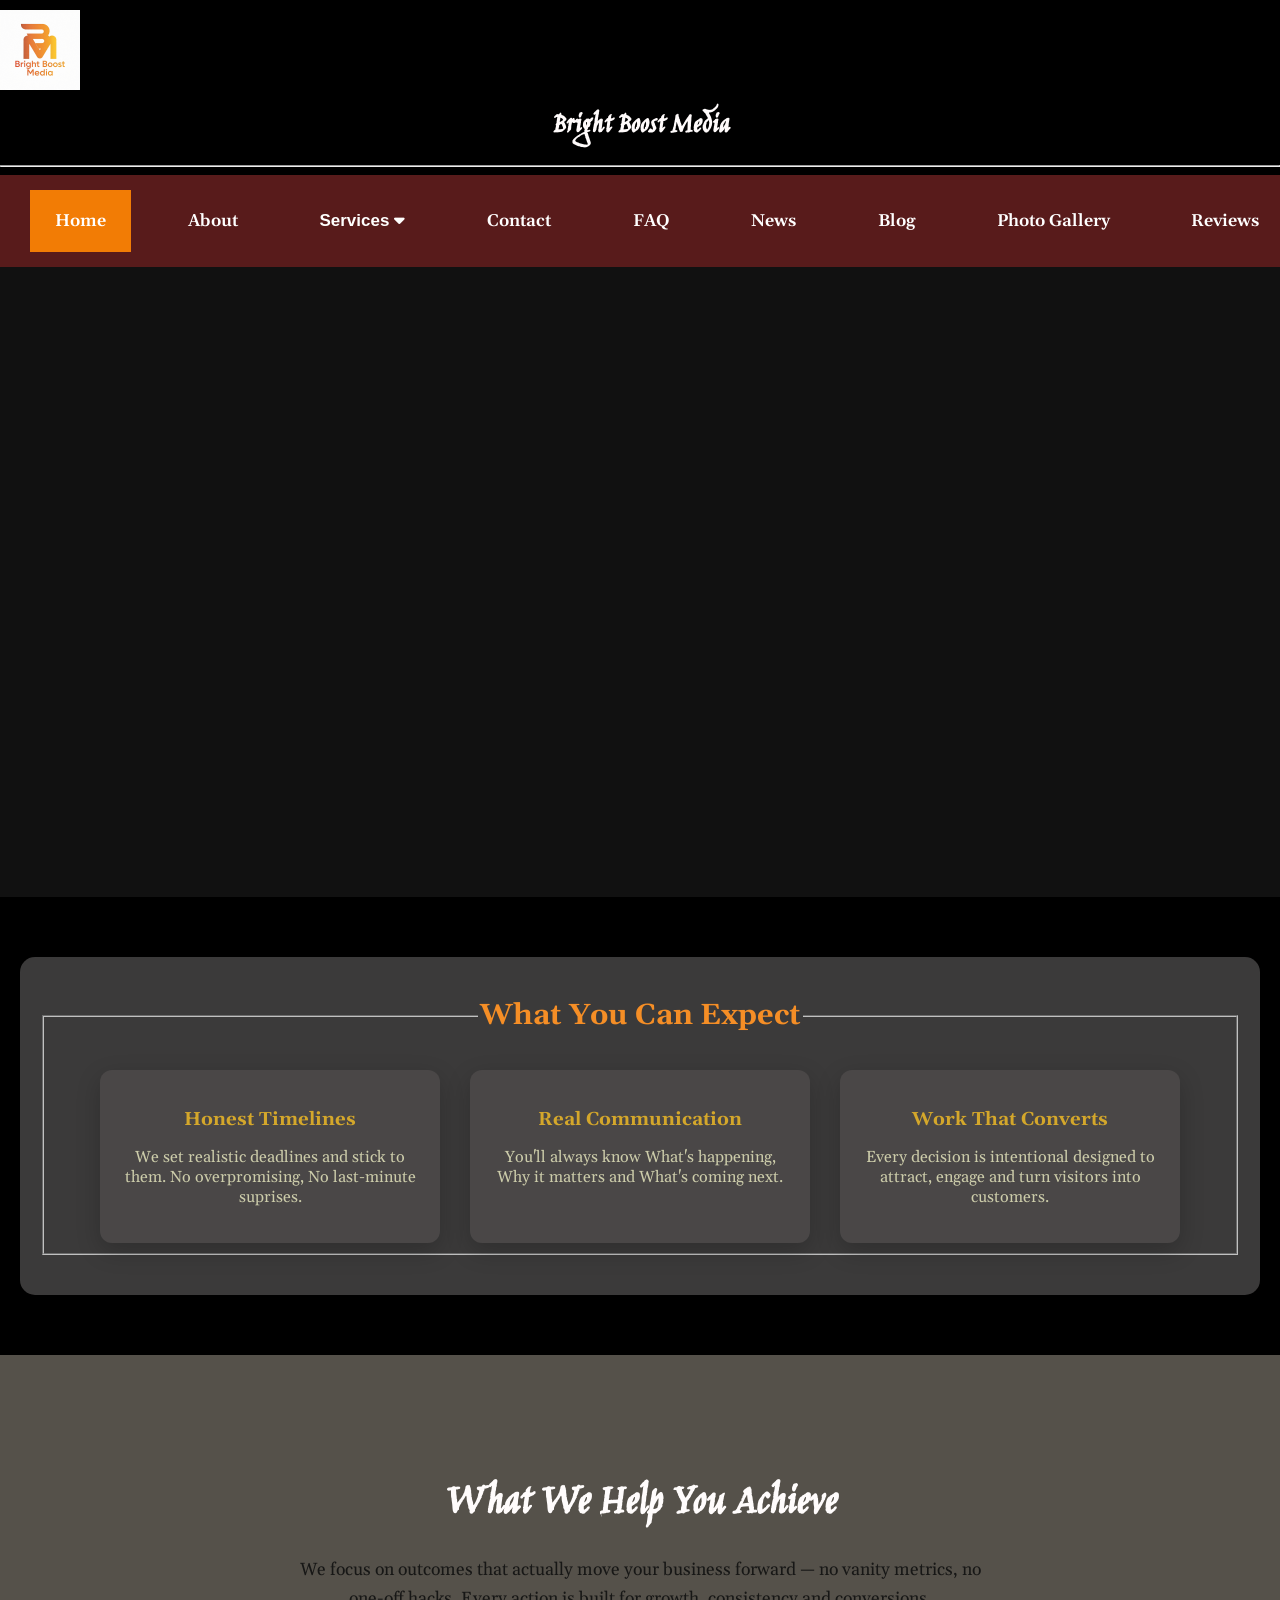
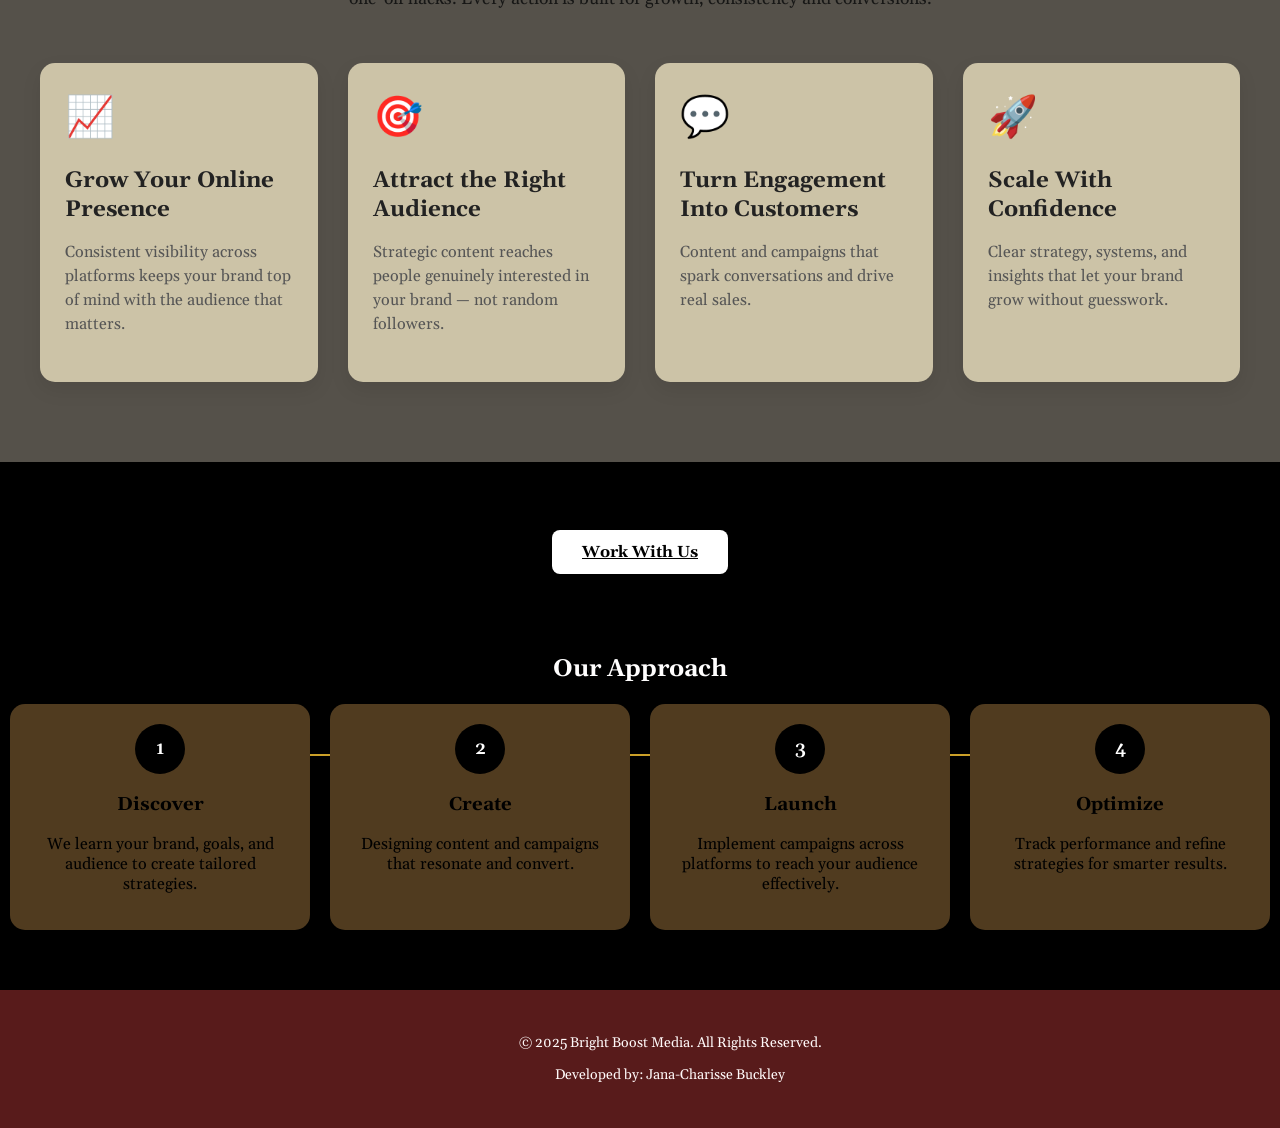
<file: pages/index.html>
<!DOCTYPE html>
<html lang="en">
<head>
<meta charset="UTF-8">
<meta name="viewport" content="width=device-width, initial-scale=1.0">
<title>Bright Boost Media</title>
<link rel="stylesheet" href="../css/style.css">
<link rel="stylesheet" href="https://cdnjs.cloudflare.com/ajax/libs/font-awesome/6.5.2/css/all.min.css">
<link rel="stylesheet" href="https://cdn.jsdelivr.net/npm/swiper/swiper-bundle.min.css"/>
<script src="https://cdn.jsdelivr.net/npm/swiper/swiper-bundle.min.js"></script>
</head>
<body>
<!-- HEADER -->
 <div class="header-content">
 <div class="logo-text">
        <img src="../img/logo1.JPG" alt="logo">
         <h1> Bright Boost Media</h1>
     </div>

</div>
 <!--Desktop Nav-->
<hr>
<nav>
<div class="topnav" id="myTopnav">

<a href="index.html" class="active">Home</a>
<a href="about.html">About</a>

<div class="dropdown">
    <button class="dropbtn" onclick="toggleServices(event)">Services
      <i class="fa fa-caret-down"></i>
    </button>
    <div class="dropdown-content">
      <a href="enterprise-solutions.html">Enterprise Growth Solutions</a>
      <a href="emerging-solutions.html">Emerging Business Solutions</a>
      <a href="packages.html">Packages & Pricing</a>
    </div>
  </div>
 <a href="contact.html">Contact</a>
  <a href="faq.html">FAQ</a>
   <a href="news.html">News</a>
    <a href="blog.html">Blog</a>
     <a href="photogallery.html">Photo Gallery</a>
      <a href="review.html">Reviews</a>
    
<!-- Hamburger -->
    <a href="javascript:void(0);" class="icon" onclick="toggleMenu()">☰</a>
    </div>
</nav>
<!-- HERO SECTION -->
<div class="hero">
  <div class="video-container">
    <video autoplay muted loop playsinline>
      <source src="../vid/Video2.mov" type="video/mp4">
      Your browser does not support the video tag.
    </video>
  </div>
</div>

<!-- MISSION, VISION, VALUES ASIDE -->
<section class="mission-section">
    <aside>
        <fieldset>
            <legend>What You Can Expect</legend>
            <div class="mission-container">
                <div class="mission-card">
                    <h3>Honest Timelines</h3>
                    <p>We set realistic deadlines and stick to them. No overpromising, No last-minute suprises.</p>
                </div>
                <div class="mission-card">
                    <h3>Real Communication</h3>
                    <p>You'll always know What's happening, Why it matters and What's coming next.</p>
                </div>
                <div class="mission-card">
                    <h3>Work That Converts</h3>
                    <p>Every decision is intentional designed to attract, engage and turn visitors into customers.</p>
                </div>
            </div>
        </fieldset>
    </aside>
</section>
<section class="outcomes-section">
  <div class="container">
    <h2>What We Help You Achieve</h2>
    <p class="intro">
      We focus on outcomes that actually move your business forward — no vanity metrics, no one-off hacks. Every action is built for growth, consistency and conversions.
    </p>

    <div class="cards-grid">
      <div class="card">
        <div class="icon">📈</div>
        <h3>Grow Your Online Presence</h3>
        <p>Consistent visibility across platforms keeps your brand top of mind with the audience that matters.</p>
      </div>

      <div class="card">
        <div class="icon">🎯</div>
        <h3>Attract the Right Audience</h3>
        <p>Strategic content reaches people genuinely interested in your brand — not random followers.</p>
      </div>

      <div class="card">
        <div class="icon">💬</div>
        <h3>Turn Engagement Into Customers</h3>
        <p>Content and campaigns that spark conversations and drive real sales.</p>
      </div>

      <div class="card">
        <div class="icon">🚀</div>
        <h3>Scale With Confidence</h3>
        <p>Clear strategy, systems, and insights that let your brand grow without guesswork.</p>
      </div>
    </div>
  </div>
</section>


    
<!-- CTA -->
<section class="cta">
    <p>Ready to Elevate Your Brand?</p>
    <a href="contact.html" class="cta-btn">Work With Us</a>
</section>

<!-- OUR APPROACH / STEPS -->
<section class="section3">
    <h2>Our Approach</h2>
    <div class="steps-horizontal">
        <div class="step">
            <div class="circle">1</div>
            <h3>Discover</h3>
            <p>We learn your brand, goals, and audience to create tailored strategies.</p>
        </div>
        <div class="step">
            <div class="circle">2</div>
            <h3>Create</h3>
            <p>Designing content and campaigns that resonate and convert.</p>
        </div>
        <div class="step">
            <div class="circle">3</div>
            <h3>Launch</h3>
            <p>Implement campaigns across platforms to reach your audience effectively.</p>
        </div>
        <div class="step">
            <div class="circle">4</div>
            <h3>Optimize</h3>
            <p>Track performance and refine strategies for smarter results.</p>
        </div>
    </div>
</section>

<!-- FOOTER -->
<footer class="index-footer">
    <p>&copy; 2025 Bright Boost Media. All Rights Reserved.</p>
    <p>Developed by: Jana-Charisse Buckley</p>
</footer>



<script src="../script/script10.js" defer></script>

</body>
</html>
</file>
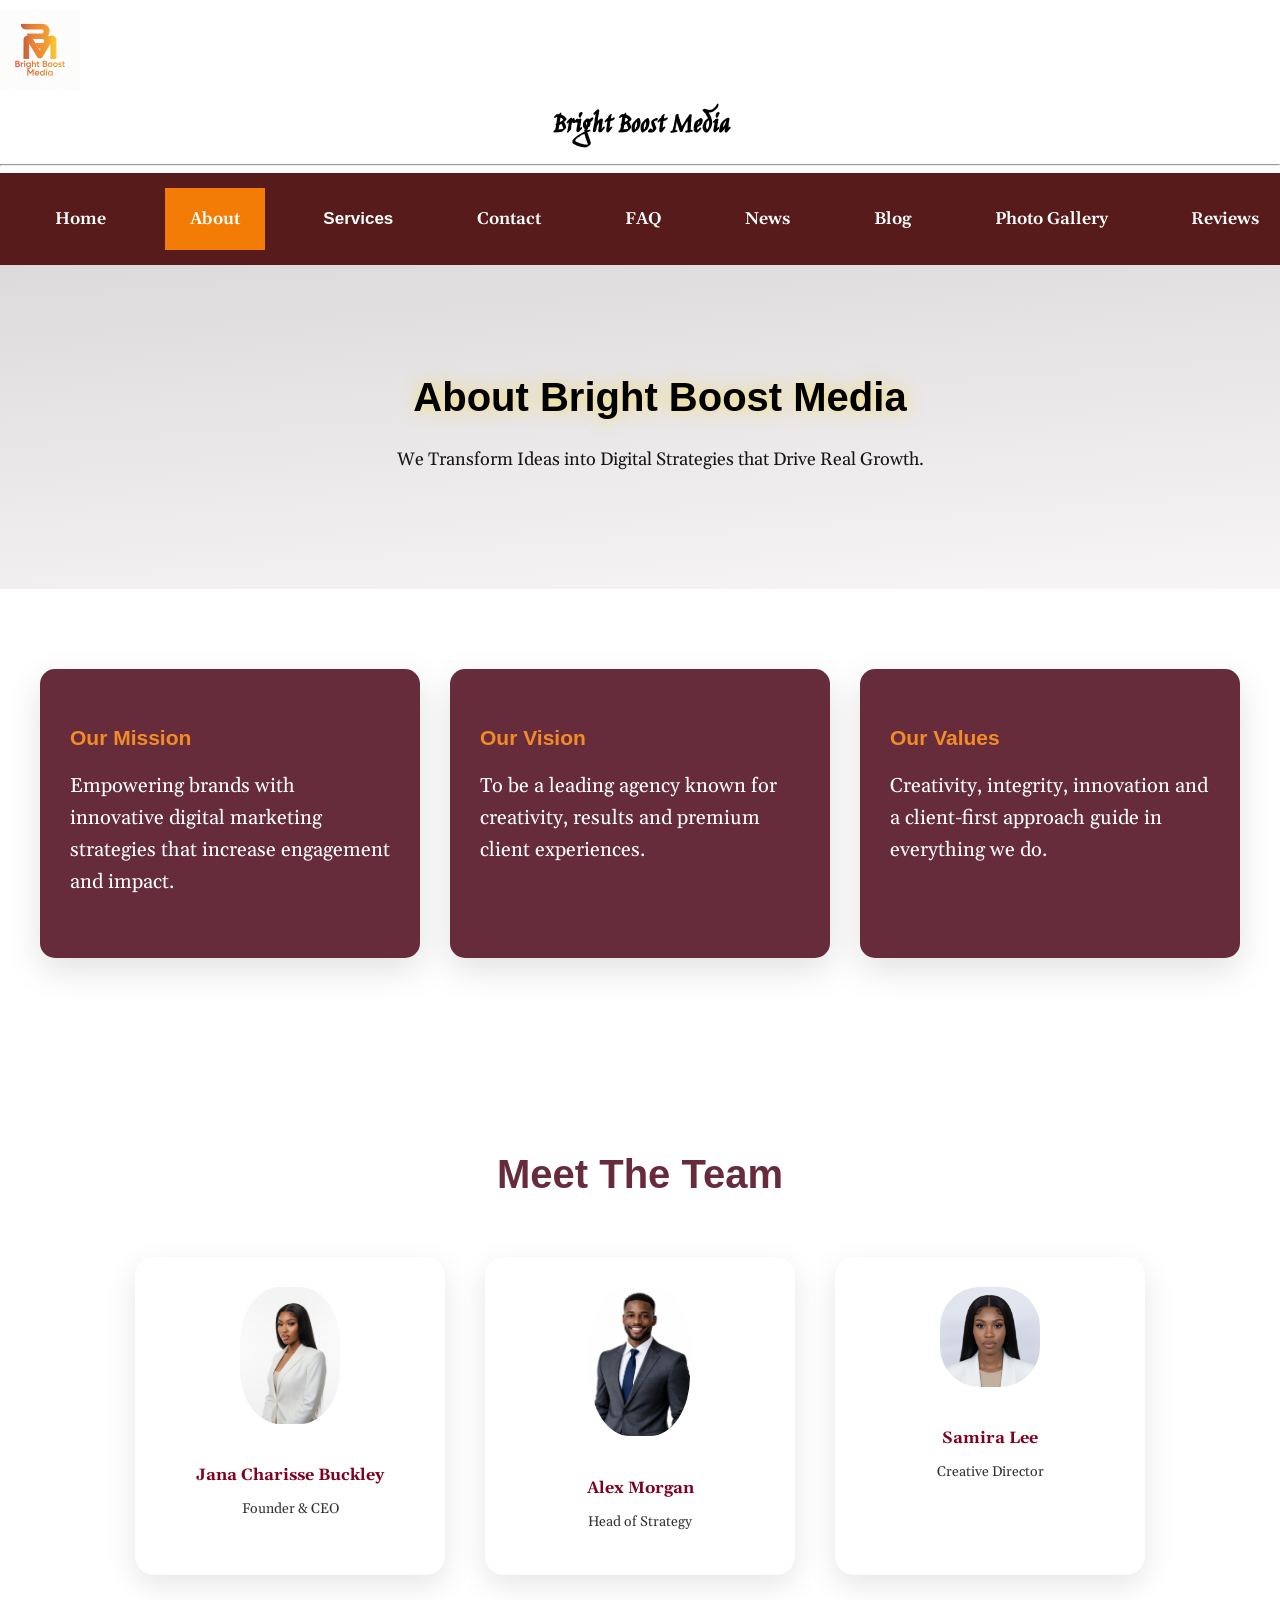
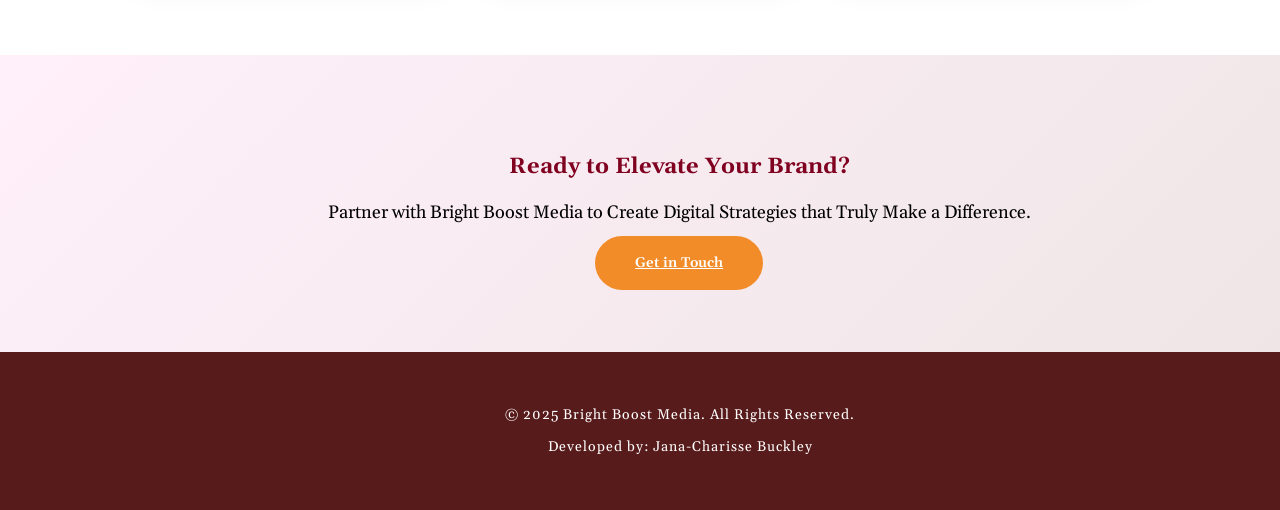
<file: pages/about.html>
<!DOCTYPE html>
<html lang="en">
<head>
<meta charset="UTF-8">
<meta name="viewport" content="width=device-width, initial-scale=1.0">
<link rel="stylesheet" href="../css/about.css">
<title>Bright Boost Media</title>
<link href="https://fonts.googleapis.com/css2?family=Montagu+Slab:opsz,wght@16..144,100..700&display=swap" rel="stylesheet">
<link href="https://fonts.googleapis.com/css2?family=Gelasio:ital,wght@0,400..700;1,400..700&display=swap" rel="stylesheet">
</head>
<body>
   
<!-- HEADER -->
 <div class="header-content">
 <div class="logo-text">
        <img src="../img/logo1.JPG" alt="logo">
         <h1> Bright Boost Media</h1>
    </div>

</div>
 <!--Desktop Nav-->
<hr>
<nav>
<div class="topnav" id="myTopnav">

<a href="index.html">Home</a>
<a href="about.html" class="active">About</a>

<div class="dropdown">
    <button class="dropbtn" onclick="toggleServices(event)">Services
      <i class="fa fa-caret-down"></i>
    </button>
    <div class="dropdown-content">
      <a href="enterprise-solutions.html">Enterprise Growth Solutions</a>
      <a href="emerging-solutions.html">Emerging Business Solutions</a>
      <a href="packages.html">Packages & Pricing</a>
    </div>
  </div>
 <a href="contact.html">Contact</a>
  <a href="faq.html">FAQ</a>
   <a href="news.html">News</a>
    <a href="blog.html">Blog</a>
     <a href="photogallery.html">Photo Gallery</a>
      <a href="review.html">Reviews</a>
    
<!-- Hamburger -->
    <a href="javascript:void(0);" class="icon" onclick="toggleMenu()">☰</a>
    </div>
</nav>

<header class="about-header">
    <div class="header-content">
        <h1>About Bright Boost Media</h1>
        <p>We Transform Ideas into Digital Strategies that Drive Real Growth.</p>
    </div>
</header>

<section class="about-mission">
    <div class="about-container">
        <div class="about-card">
            <h2>Our Mission</h2>
            <p>Empowering brands with innovative digital marketing strategies that increase engagement and impact.</p>
        </div>
        <div class="about-card">
            <h2>Our Vision</h2>
            <p>To be a leading agency known for creativity, results and premium client experiences.</p>
        </div>
        <div class="about-card">
            <h2>Our Values</h2>
            <p>Creativity, integrity, innovation and a client-first approach guide in everything we do.</p>
        </div>
    </div>
</section>

<section class="about-team">
    <h2>Meet The Team</h2>
    <div class="team-container">
        <div class="team-member">
            <img src="../img/team.PNG" alt="Team Member">
            <h3>Jana Charisse Buckley</h3>
            <p>Founder & CEO</p>
        </div>
        <div class="team-member">
            <img src="../img/team2.png" alt="Team Member">
            <h3>Alex Morgan</h3>
            <p>Head of Strategy</p>
        </div>
        <div class="team-member">
            <img src="../img/team3.PNG" alt="Team Member">
            <h3>Samira Lee</h3>
            <p>Creative Director</p>
        </div>
    </div>
</section>

<section class="about-cta">
    <h2>Ready to Elevate Your Brand?</h2>
    <p>Partner with Bright Boost Media to Create Digital Strategies that Truly Make a Difference.</p>
    <a href="contact.html" class="cta-button">Get in Touch</a>
</section>

<footer class="about-footer">
    <p>&copy; 2025 Bright Boost Media. All Rights Reserved.</p>
    <p>Developed by: Jana-Charisse Buckley</p>
</footer>


<script src="../script/script6.js" defer></script>


</body>
</html>
</file>
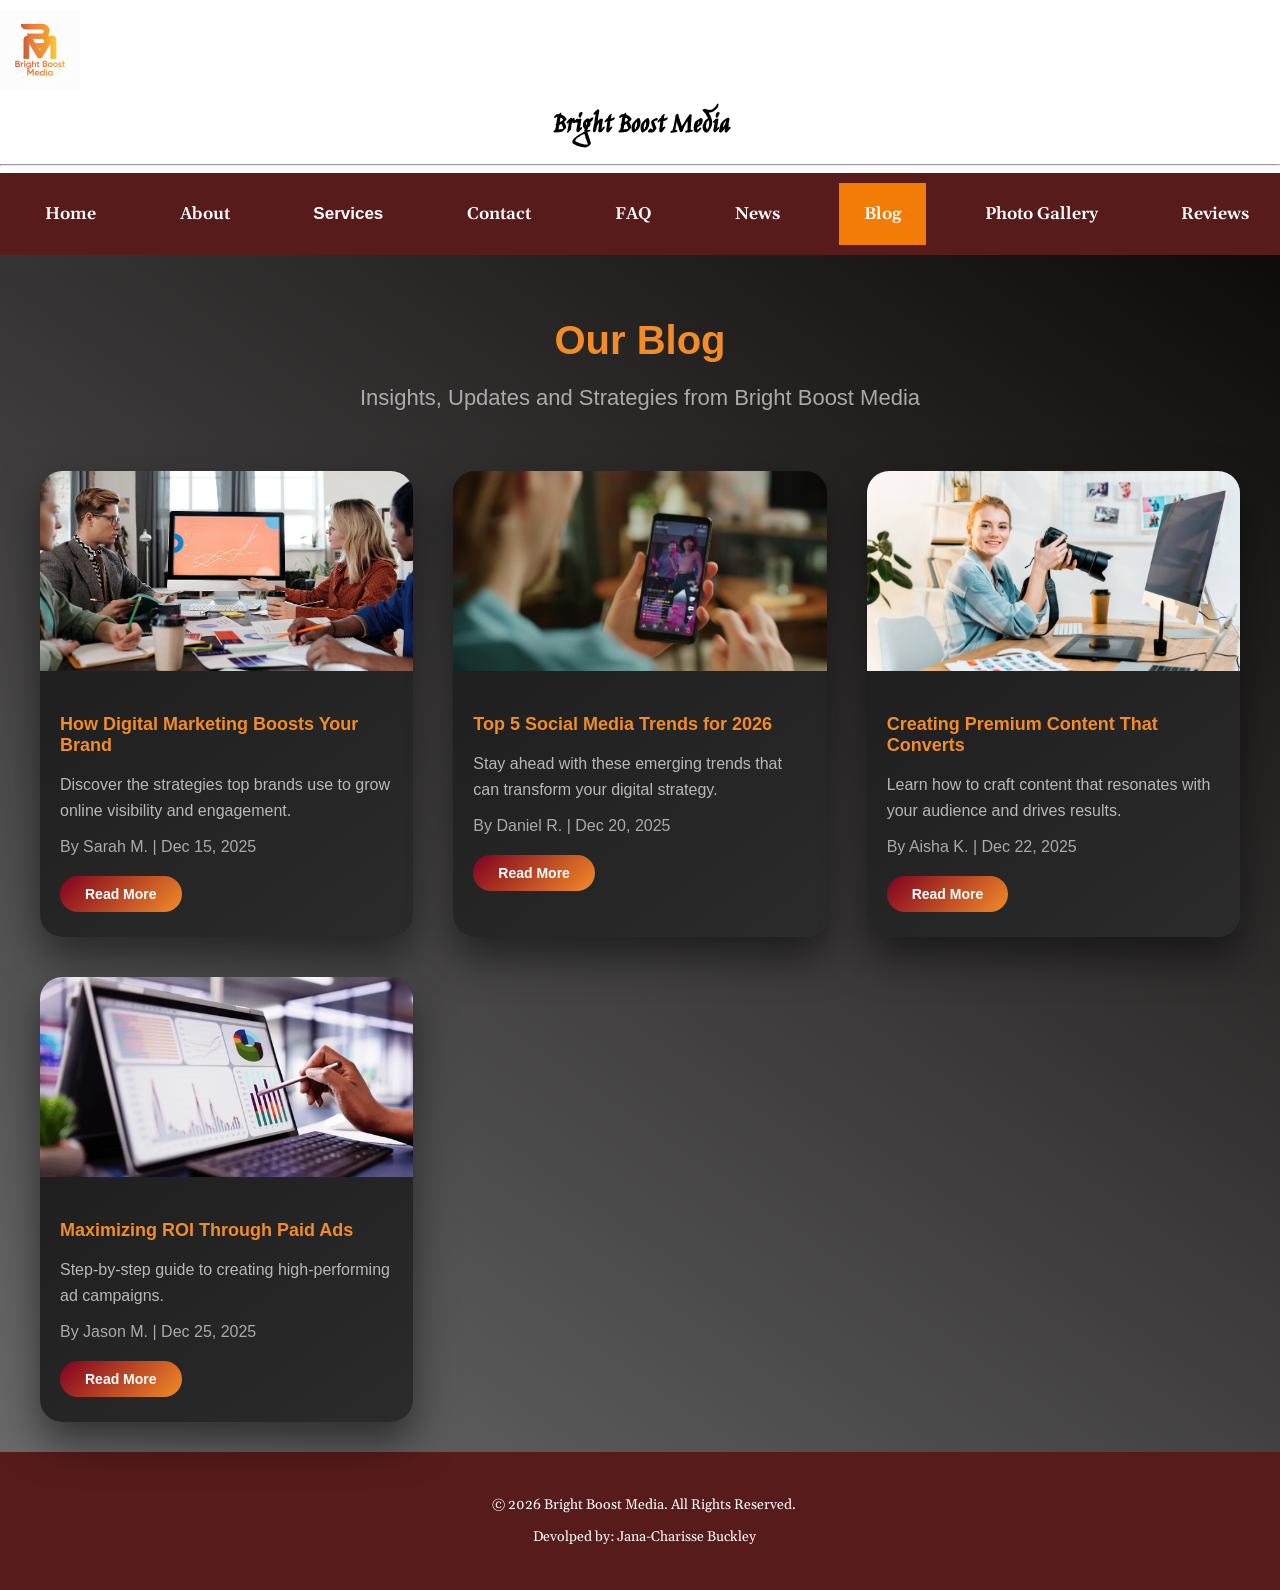
<file: pages/blog.html>
<!DOCTYPE html>
<html lang="en">
<head>
  <meta charset="UTF-8">
  <meta name="viewport" content="width=device-width, initial-scale=1.0">
  <link rel="stylesheet" href="../css/blog.css">



   <title>Bright Boost Media</title>

   </head>
  <body>
    <!-- HEADER -->
 <div class="header">
 <div class="logo-text">
        <img src="../img/logo1.JPG" alt="logo">
         <h1> Bright Boost Media</h1>
    </div>
</div>

 <!--Desktop Nav-->
<hr>
<nav>
<div class="topnav" id="myTopnav">

<a href="index.html">Home</a>
<a href="about.html">About</a>

<div class="dropdown">
    <button class="dropbtn" onclick="toggleServices(event)">Services
      <i class="fa fa-caret-down"></i>
    </button>
    <div class="dropdown-content">
      <a href="enterprise-solutions.html">Enterprise Growth Solutions</a>
      <a href="emerging-solutions.html">Emerging Business Solutions</a>
      <a href="packages.html">Packages & Pricing</a>
    </div>
  </div>
 <a href="contact.html">Contact</a>
  <a href="faq.html">FAQ</a>
   <a href="news.html">News</a>
    <a href="blog.html" class="active">Blog</a>
     <a href="photogallery.html">Photo Gallery</a>
      <a href="review.html">Reviews</a>
    
<!-- Hamburger -->
    <a href="javascript:void(0);" class="icon" onclick="toggleMenu()">☰</a>
    </div>
</nav>

<section class="blog-section">
  <div class="blog-container">
    <h1>Our Blog</h1>
    <p>Insights, Updates and Strategies from Bright Boost Media</p>

    <div class="blog-grid">

      <!-- Blog Card 1 -->
      <div class="blog-card">
        <img src="../img/blog1.jpeg" alt="Blog Image">
        <div class="blog-content">
          <h2>How Digital Marketing Boosts Your Brand</h2>
          <p>Discover the strategies top brands use to grow online visibility and engagement.</p>
          <div class="blog-meta">
            <span>By Sarah M.</span> | <span>Dec 15, 2025</span>
          </div>
          <a href="blog-post1.html" class="read-btn">Read More</a>
        </div>
      </div>

      <!-- Blog Card 2 -->
      <div class="blog-card">
        <img src="../img/blog2.JPG" alt="Blog Image">
        <div class="blog-content">
          <h2>Top 5 Social Media Trends for 2026</h2>
          <p>Stay ahead with these emerging trends that can transform your digital strategy.</p>
          <div class="blog-meta">
            <span>By Daniel R.</span> | <span>Dec 20, 2025</span>
          </div>
          <a href="blog-post2.html" class="read-btn">Read More</a>
        </div>
      </div>

      <!-- Blog Card 3 -->
      <div class="blog-card">
        <img src="../img/blog3.jpeg" alt="Blog Image">
        <div class="blog-content">
          <h2>Creating Premium Content That Converts</h2>
          <p>Learn how to craft content that resonates with your audience and drives results.</p>
          <div class="blog-meta">
            <span>By Aisha K.</span> | <span>Dec 22, 2025</span>
          </div>
          <a href="blog-post3.html" class="read-btn">Read More</a>
        </div>
      </div>

      <!-- Blog Card 4 -->
      <div class="blog-card">
        <img src="../img/blog4.WEBP" alt="Blog Image">
        <div class="blog-content">
          <h2>Maximizing ROI Through Paid Ads</h2>
          <p>Step-by-step guide to creating high-performing ad campaigns.</p>
          <div class="blog-meta">
            <span>By Jason M.</span> | <span>Dec 25, 2025</span>
          </div>
          <a href="blog-post4.html" class="read-btn">Read More</a>
        </div>
      </div>

    </div>
  </div>
</section>

<footer class="blog-footer">
    <p>&copy; 2026 Bright Boost Media. All Rights Reserved.</p>
  <p> Devolped by: Jana-Charisse Buckley</p>
  </footer>


  
   <script src="../script/script2.js" defer></script>

  </body>
</html>
</file>
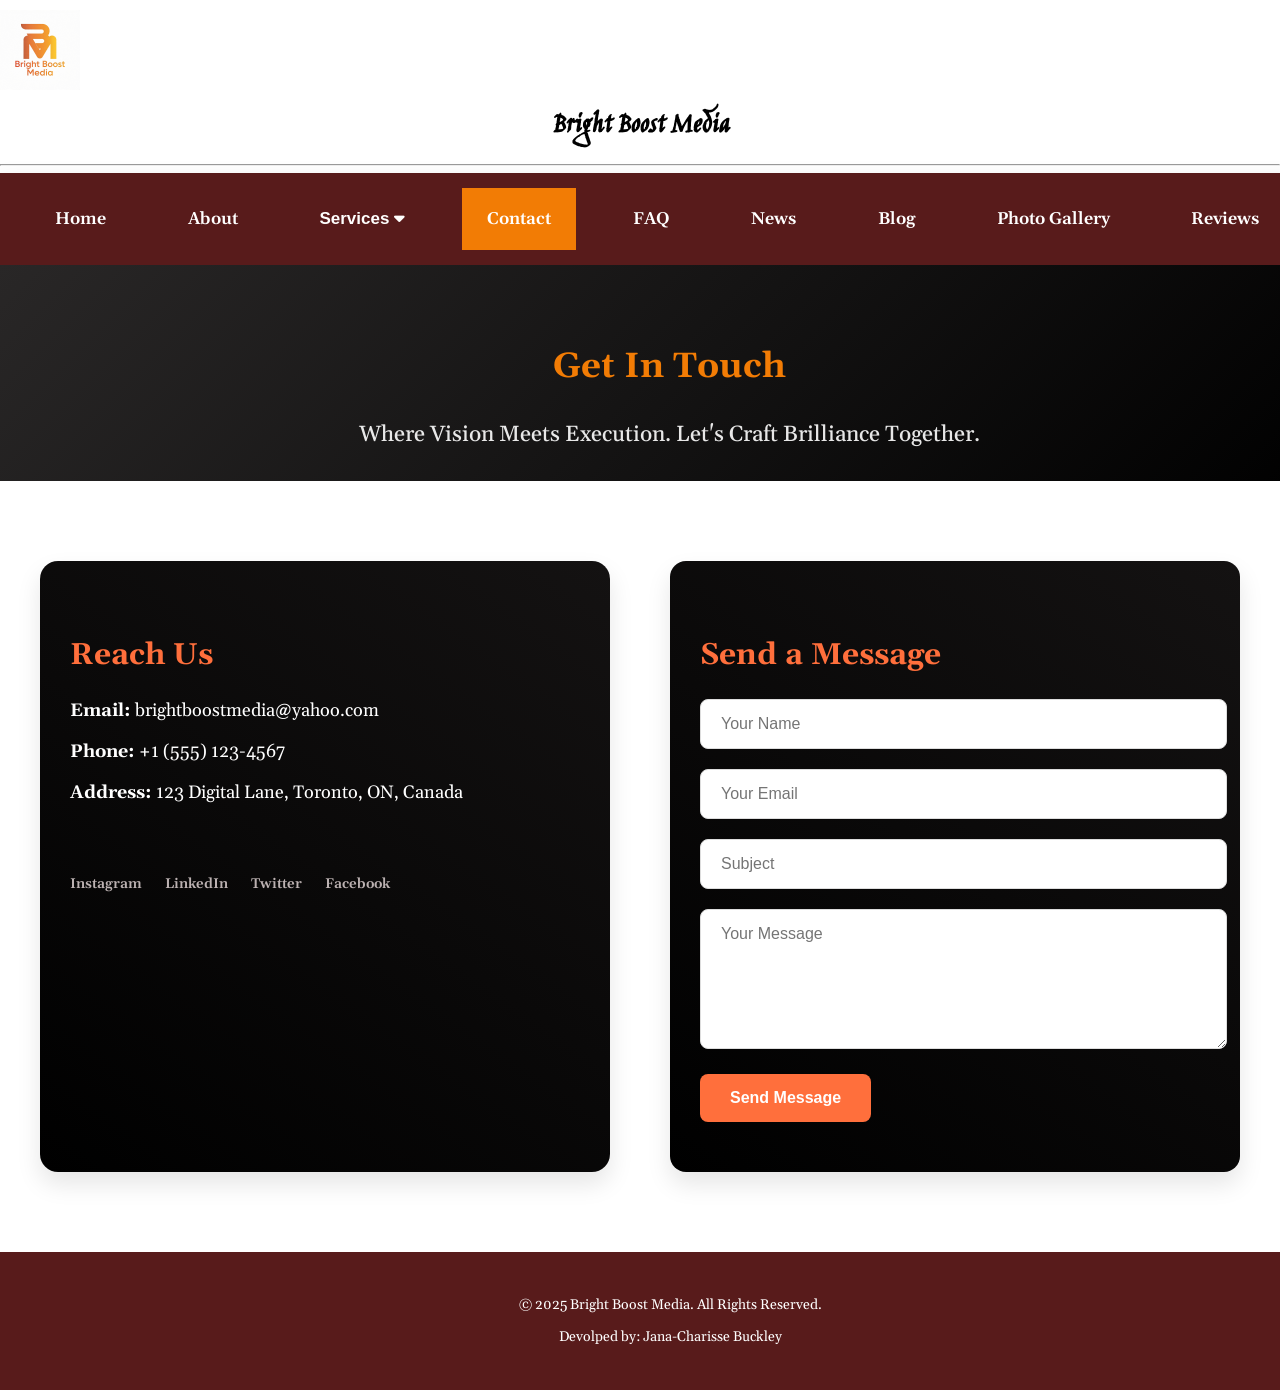
<file: pages/contact.html>
<!DOCTYPE html>
<html lang="en">
<head>
<meta charset="UTF-8">
<meta name="viewport" content="width=device-width, initial-scale=1.0">
<title>Bright Boost Media | Contact</title>
<link rel="stylesheet" href="../css/contact.css">
<link rel="stylesheet" href="https://cdnjs.cloudflare.com/ajax/libs/font-awesome/6.5.2/css/all.min.css">

   </head>
<body>
   
<!-- HEADER -->
 <div class="header-content">
 <div class="logo-text">
        <img src="../img/logo1.JPG" alt="logo">
         <h1> Bright Boost Media</h1>
    </div>
</div>

 <!--Desktop Nav-->
<hr>
<nav>
<div class="topnav" id="myTopnav">

<a href="index.html">Home</a>
<a href="about.html">About</a>

<div class="dropdown">
    <button class="dropbtn" onclick="toggleServices(event)">Services
      <i class="fa fa-caret-down"></i>
    </button>
    <div class="dropdown-content">
      <a href="enterprise-solutions.html">Enterprise Growth Solutions</a>
      <a href="emerging-solutions.html">Emerging Business Solutions</a>
      <a href="packages.html">Packages & Pricing</a>
    </div>
  </div>
 <a href="contact.html" class="active">Contact</a>
  <a href="faq.html">FAQ</a>
   <a href="news.html">News</a>
    <a href="blog.html">Blog</a>
     <a href="photogallery.html">Photo Gallery</a>
      <a href="review.html">Reviews</a>
    
<!-- Hamburger -->
    <a href="javascript:void(0);" class="icon" onclick="toggleMenu()">☰</a>
    </div>
</nav>

<!-- Floating Particles -->
<div class="particles">
    <span></span><span></span><span></span><span></span><span></span>
    <span></span><span></span><span></span><span></span><span></span>
</div>


<!-- Background Overlay for Luxury Glow -->
<div class="background-overlay"></div>

<header class="contact-header">
    <div class="header-content">
        <h1>Get In Touch</h1>
        <p>Where Vision Meets Execution. Let's Craft Brilliance Together.</p>
    </div>
</header>

<section class="contact-section">
    <div class="contact-container">
        <div class="contact-info">
            <h2>Reach Us</h2>
            <p><strong>Email:</strong> brightboostmedia@yahoo.com</p>
            <p><strong>Phone:</strong> +1 (555) 123-4567</p>
            <p><strong>Address:</strong> 123 Digital Lane, Toronto, ON, Canada</p>
            <br>
            <br>
            <div class="social-links">
                <a href="#" class="social-icon">Instagram</a>
                <a href="#" class="social-icon">LinkedIn</a>
                <a href="#" class="social-icon">Twitter</a>
                <a href="#" class="social-icon">Facebook</a>
            </div>
        </div>

        <div class="contact-form">
            <h2>Send a Message</h2>
            <form>
                <input type="text" name="name" placeholder="Your Name" required>
                <input type="email" name="email" placeholder="Your Email" required>
                <input type="text" name="subject" placeholder="Subject" required>
                <textarea name="message" rows="6" placeholder="Your Message" required></textarea>
                <button type="submit">Send Message</button>
            </form>
        </div>
    </div>
</section>

<footer class="contact-footer">
    <p>&copy; 2025 Bright Boost Media. All Rights Reserved.</p>
  <p> Devolped by: Jana-Charisse Buckley</p>

</footer>



<script src="../script/script5.js" defer></script>

</body>
</html>
</file>
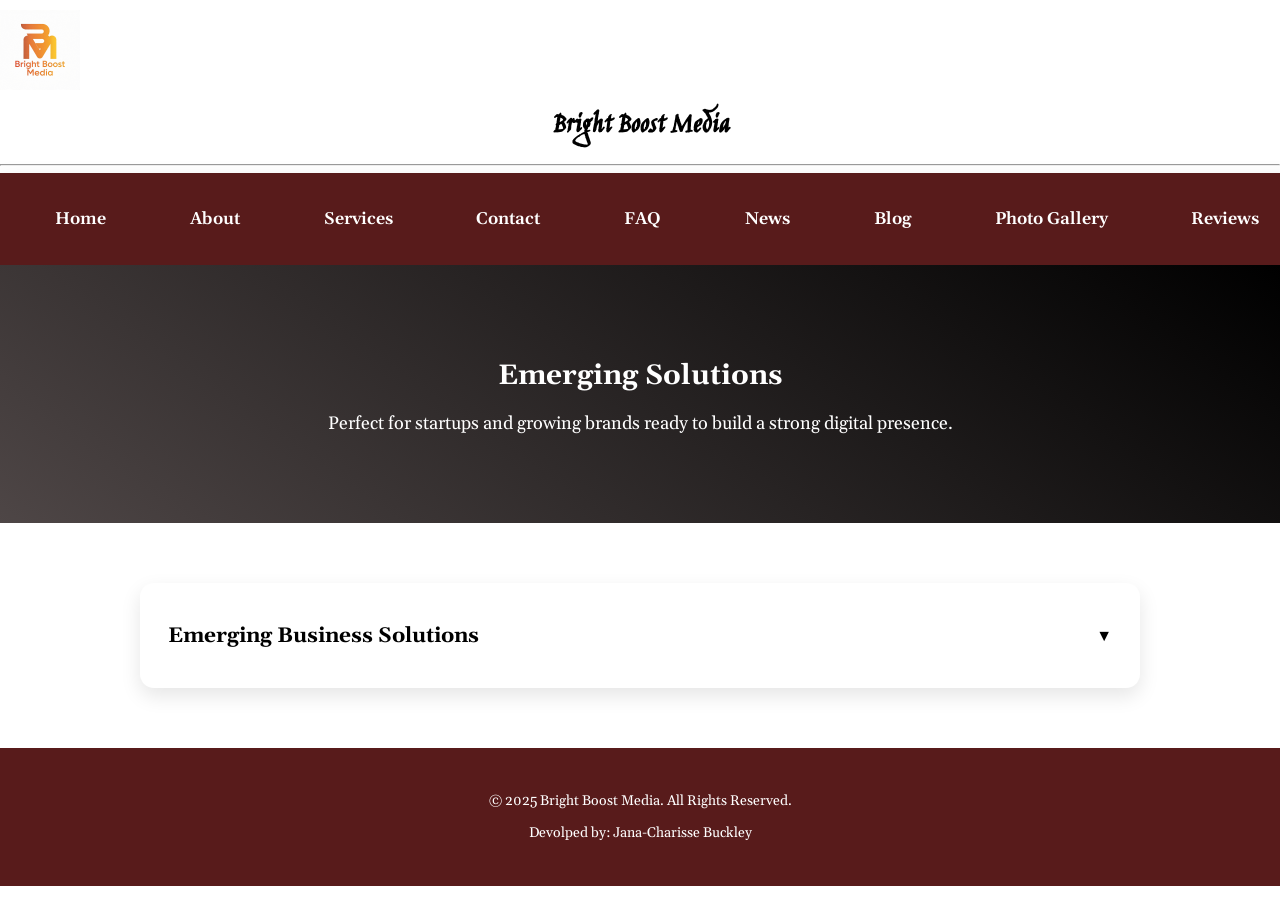
<file: pages/emerging-solutions.html>
<!DOCTYPE html>
<html lang="en">
<head>
  <meta charset="UTF-8">
  <meta name="viewport" content="width=device-width, initial-scale=1.0">
  <link rel="stylesheet" href="../css/emerging-solutions.css">


   <title>Bright Boost Media</title>

   </head>
  <body>

<!-- HEADER -->
 <div class="header-content">
 <div class="logo-text">
        <img src="../img/logo1.JPG" alt="logo">
         <h1> Bright Boost Media</h1>
   </div>
</div>     

<hr>
<nav>

  
    <div class="topnav" id="myTopnav">


    <a href="../pages/index.html">Home</a>
    <a href="about.html">About</a>
 <div class="dropdown">
    <a href="services.html" class="dropbtn">Services</a>
      <i class="fa fa-caret-down"></i>
    

       <div class="dropdown-content">
      <a href="enterprise-solutions.html">Enterprise Growth Solutions</a>
      <a href="emerging-solutions.html" class="active">Emerging Business Solutions</a>
      <a href="packages.html">Packages & Pricing</a>
    </div>
  </div>
 <a href="contact.html">Contact</a>
  <a href="faq.html">FAQ</a>
   <a href="news.html">News</a>
    <a href="blog.html">Blog</a>
     <a href="photogallery.html">Photo Gallery</a>
      <a href="review.html">Reviews</a>

    <a href="javascript:void(0);" class="icon" onclick="toggleMenu()">☰</a>
</div>
</nav>


<link href="https://fonts.googleapis.com/css2?family=Roboto:wght@400;700&display=swap" rel="stylesheet">



<!-- HERO -->
  <section class="hero">
    <h1>Emerging Solutions</h1>
    <p>Perfect for startups and growing brands ready to build a strong digital presence.</p>
  </section>


<!-- SERVICES -->
  <section class="services-container">


   <!-- DROPDOWN HEADER -->
    <div class="dropdown-header" id="emerging-toggle">
    <h2>Emerging Business Solutions</h2>
      <span class="arrow" id="emerging-arrow">▼</span>
    </div>

    
    <div class="services-dropdown" id="emerging-content">

  <div class="service">
    <img src="../img/SocialMedia.jpeg" alt="Social Media">
    <div class="service-text">
      <h3>Social Media Setup & Management</h3>
      <p>Platform setup, branded profiles, and consistent posting to establish credibility.</p>
    </div>
  </div>

  <div class="service">
    <img src="../img/BasicAds.png" alt="Basic Ads">
    <div class="service-text">
      <h3>Basic Paid Ads Setup</h3>
      <p>Starter ad campaigns designed to generate visibility and early traction.</p>
    </div>
  </div>

  <div class="service">
    <img src="../img/WebsiteStarter.png" alt="Website Starter">
    <div class="service-text">
      <h3>Website Starter Builds</h3>
      <p>Clean, modern starter websites built for growth and conversion.</p>
    </div>
  </div>

  <div class="service">
    <img src="../img/BrandIdentity.jpeg" alt="Brand Identity">
    <div class="service-text">
      <h3>Brand Identity & Messaging</h3>
      <p>Clear brand voice, visuals, and messaging that connect with your audience.</p>
    </div>
  </div>

  <div class="service">
    <img src="../img/Google.jpeg" alt="Google">
    <div class="service-text">
      <h3>Local SEO & Google Business Optimization</h3>
      <p>Get discovered locally with optimized listings and search visibility.</p>
    </div>
  </div>

  <div class="service">
    <img src="../img/ContentCalenders.jpeg" alt="Content Calendars">
    <div class="service-text">
      <h3>Content Calendars</h3>
      <p>Strategic content planning to keep your brand consistent and active.</p>
    </div>
  </div>

  <div class="service">
    <img src="../img/Audience.png" alt="Audience Growth">
    <div class="service-text">
      <h3>Audience Growth Strategies</h3>
      <p>Organic growth techniques to attract, engage, and retain your audience.</p>
    </div>
  </div>


    </div>
  </section>


<footer class="emerging-solutions-footer">

<p>&copy; 2025 Bright Boost Media. All Rights Reserved.</p>
  <p> Devolped by: Jana-Charisse Buckley</p>

</footer>


<script src="../script/script8.js" defer></script>

</body>
</html>
</file>
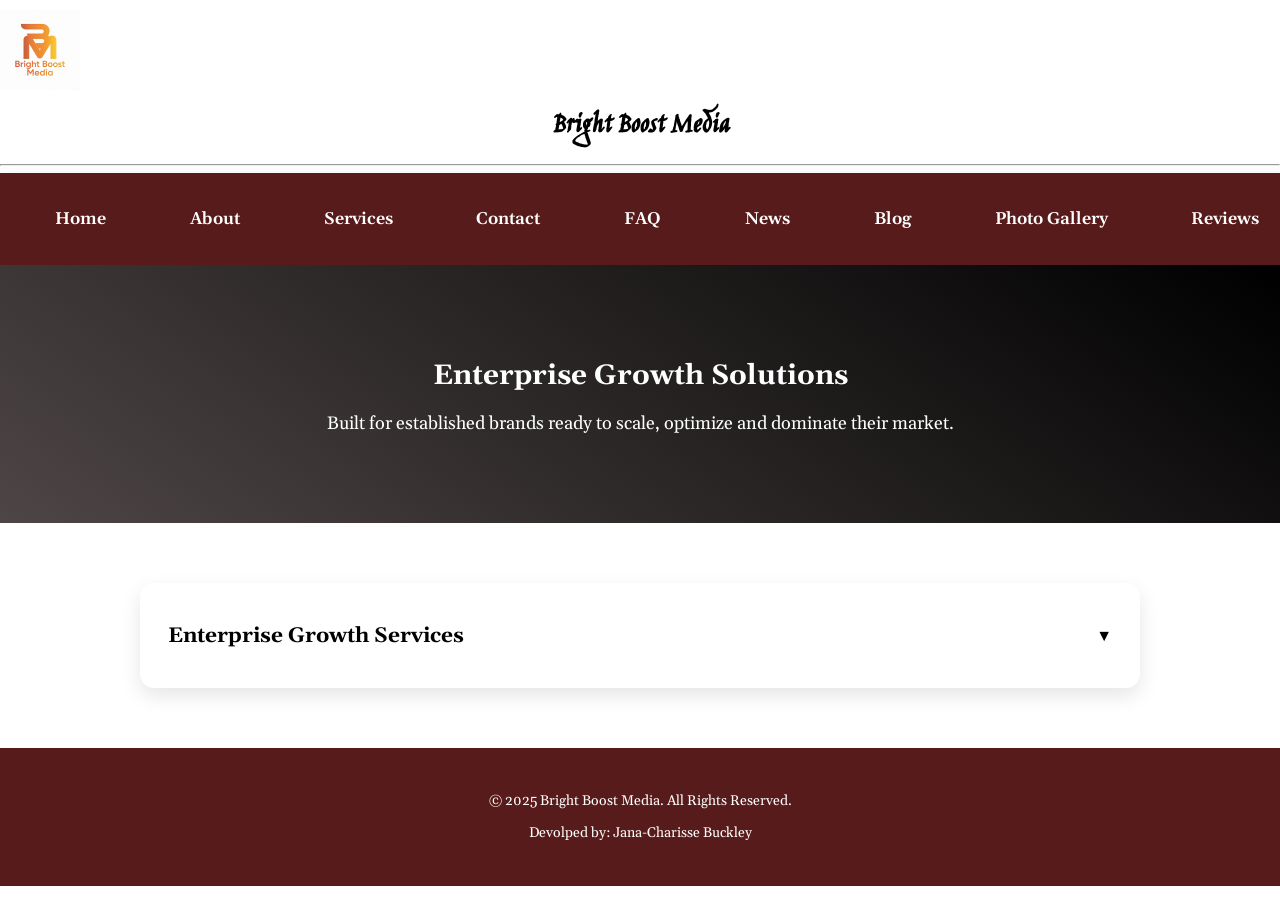
<file: pages/enterprise-solutions.html>
<!DOCTYPE html>
<html lang="en">
<head>
  <meta charset="UTF-8">
  <meta name="viewport" content="width=device-width, initial-scale=1.0">
  <link rel="stylesheet" href="../css/enterprise-solutions.css">
  <link href="https://fonts.googleapis.com/css2?family=Roboto:wght@400;700&display=swap" rel="stylesheet">


   <title>Bright Boost Media</title>

   </head>
  <body>
     

<!-- HEADER -->
 <div class="header-content">
 <div class="logo-text">
        <img src="../img/logo1.JPG" alt="logo">
         <h1> Bright Boost Media</h1>
    </div>
</div>     

<hr>
<nav>
  
    <div class="topnav" id="myTopnav">


    <a href="../pages/index.html">Home</a>
    <a href="about.html">About</a>
 <div class="dropdown">
    <a href="services.html" class="dropbtn">Services</a>
      <i class="fa fa-caret-down"></i>
    

       <div class="dropdown-content">
      <a href="enterprise-solutions.html" class="active">Enterprise Growth Solutions</a>
      <a href="emerging-solutions.html">Emerging Business Solutions</a>
      <a href="packages.html">Packages & Pricing</a>
    </div>
  </div>
 <a href="contact.html">Contact</a>
  <a href="faq.html">FAQ</a>
   <a href="news.html">News</a>
    <a href="blog.html">Blog</a>
     <a href="photogallery.html">Photo Gallery</a>
      <a href="review.html">Reviews</a>

    <a href="javascript:void(0);" class="icon" onclick="toggleMenu()">☰</a>
</div>
</nav>


  <!-- HERO -->
  <section class="hero">
    <h1>Enterprise Growth Solutions</h1>
    <p>Built for established brands ready to scale, optimize and dominate their market.</p>
  </section>

  <!-- SERVICES -->
  <section class="services-container">

    <!-- DROPDOWN HEADER -->
    <div class="dropdown-header" id="enterprise-toggle">
      <h2>Enterprise Growth Services</h2>
      <span class="arrow" id="enterprise-arrow">▼</span>
    </div>

    <!-- DROPDOWN CONTENT -->
    <div class="services-dropdown" id="enterprise-content">

      <div class="service">
        <img src="../img/Ads.jpeg" alt="Ads">
        <div>
          <h3>Multi-Platform Advertising Campaigns</h3>
          <p>High-performance campaigns across Meta, Google, TikTok and LinkedIn.</p>
        </div>
      </div>

      <div class="service">
        <img src="../img/brandaudit.PNG" alt="BrandAudit">
        <div>
          <h3>Brand Audits & Market Research</h3>
          <p>Deep analysis to refine brand positioning and uncover growth opportunities.</p>
        </div>
      </div>

      <div class="service">
        <img src="../img/CRO.PNG" alt="CRO">
        <div>
          <h3>Conversion Rate Optimization (CRO)</h3>
          <p>Improve performance and turn more visitors into customers.</p>
        </div>
      </div>

      <div class="service">
        <img src="../img/Analytics.jpeg" alt="Analytics">
        <div>
          <h3>Advanced Analytics & Reporting</h3>
          <p>Custom dashboards with actionable insights and performance tracking.</p>
        </div>
      </div>

    </div>
  </section>

  <footer class="enterprise-solutions-footer">
    <p>&copy; 2025 Bright Boost Media. All Rights Reserved.</p>
  <p> Devolped by: Jana-Charisse Buckley</p>
 

  </footer>


 <script src="../script/script11.js" defer></script>

</body>
</html>
</file>
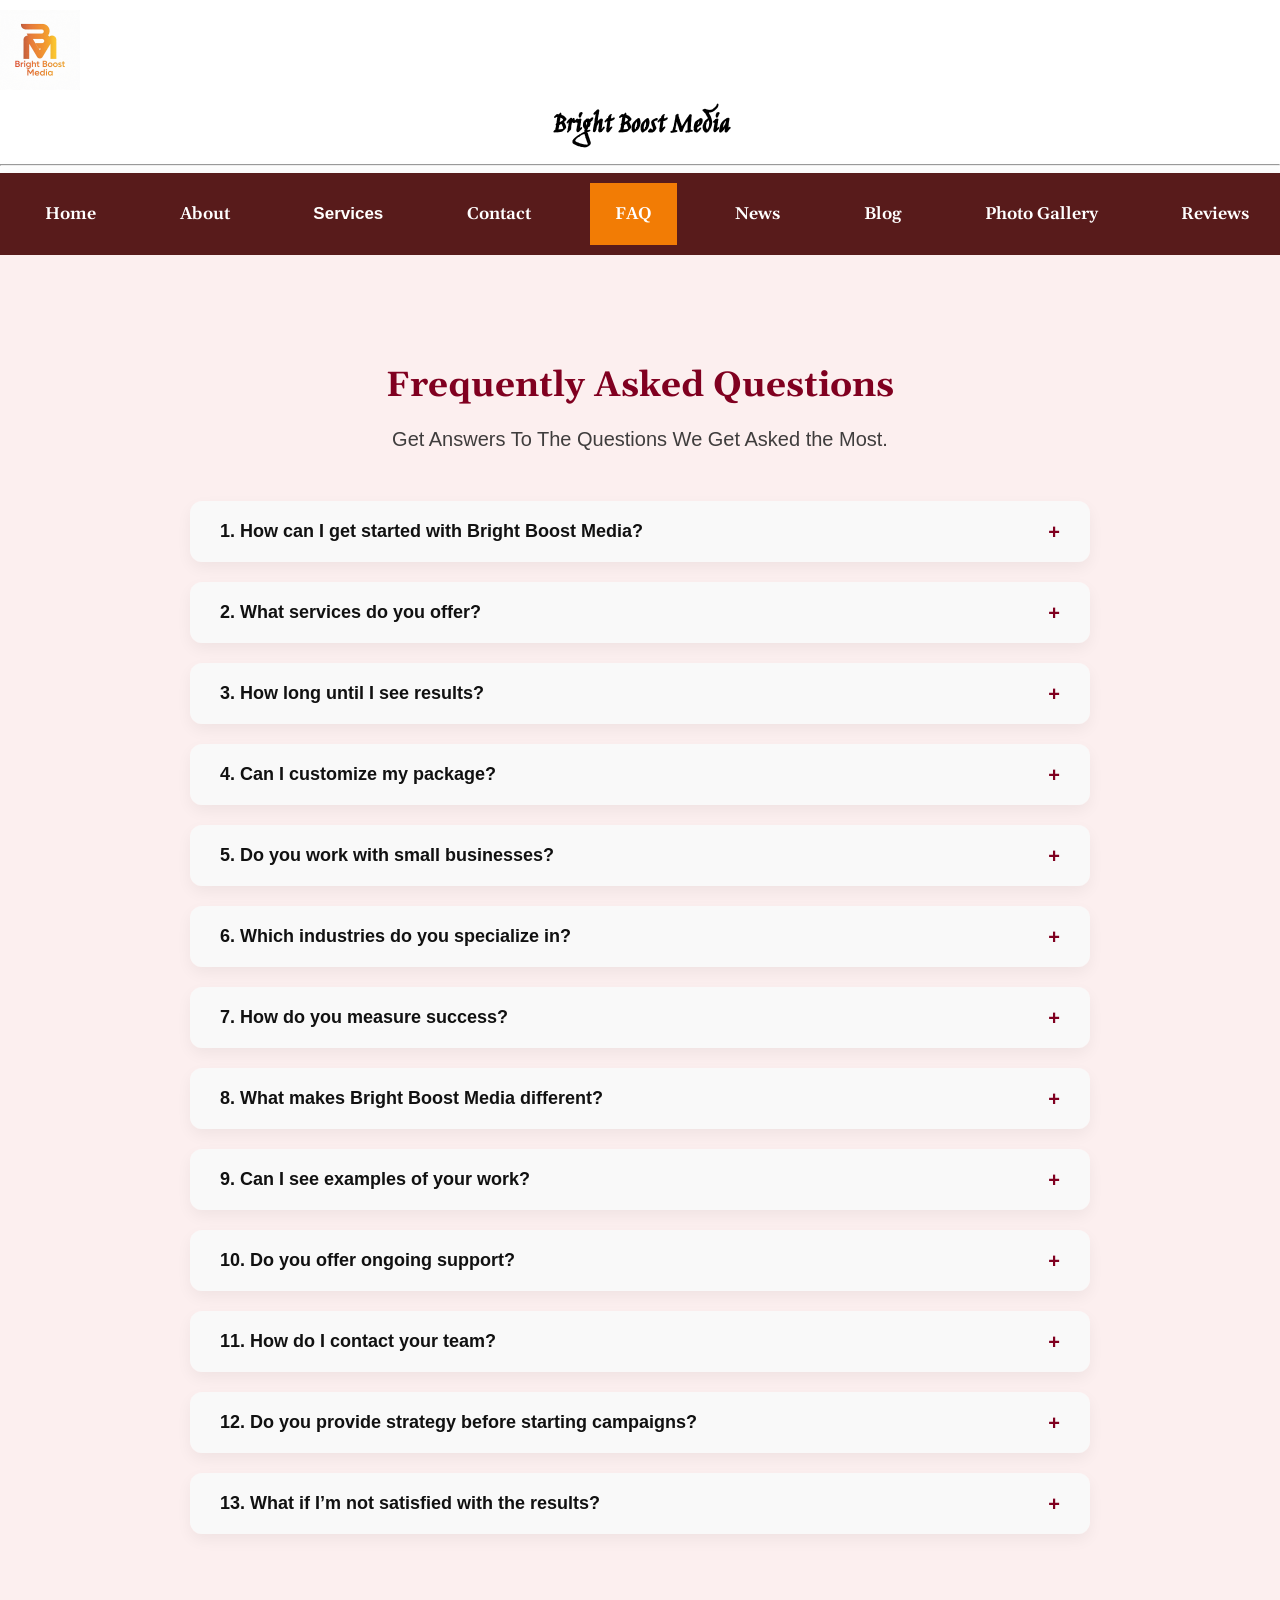
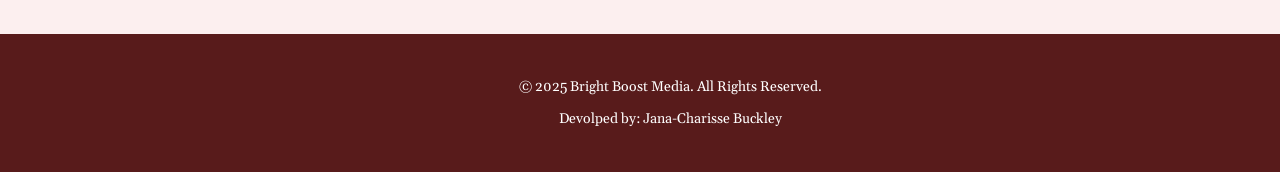
<file: pages/faq.html>
<!DOCTYPE html>
<html lang="en">
<head>
  <meta charset="UTF-8">
  <meta name="viewport" content="width=device-width, initial-scale=1.0">
  <link rel="stylesheet" href="../css/faq.css">   

   <title>Bright Boost Media</title>

   </head>
  <body>
    <!-- HEADER -->
 <div class="header-content">
 <div class="logo-text">
        <img src="../img/logo1.JPG" alt="logo">
         <h1> Bright Boost Media</h1>
      </div>
</div>     

<hr>
<nav>
<div class="topnav" id="myTopnav">

<a href="index.html">Home</a>
<a href="about.html">About</a>

<div class="dropdown">
    <button class="dropbtn" onclick="toggleServices(event)">Services
      <i class="fa fa-caret-down"></i>
    </button>
    <div class="dropdown-content">
      <a href="enterprise-solutions.html">Enterprise Growth Solutions</a>
      <a href="emerging-solutions.html">Emerging Business Solutions</a>
      <a href="packages.html">Packages & Pricing</a>
    </div>
  </div>
 <a href="contact.html">Contact</a>
  <a href="faq.html" class="active">FAQ</a>
   <a href="news.html">News</a>
    <a href="blog.html">Blog</a>
     <a href="photogallery.html">Photo Gallery</a>
      <a href="review.html">Reviews</a>
    
<!-- Hamburger -->
    <a href="javascript:void(0);" class="icon" onclick="toggleMenu()">☰</a>
    </div>
</nav>


<section class="faq-section">
  <div class="faq-container">
    <h1>Frequently Asked Questions</h1>
    <p>Get Answers To The Questions We Get Asked the Most.</p>

    <div class="faq-item">
      <button class="faq-question">1. How can I get started with Bright Boost Media?</button>
      <div class="faq-answer">
        <p>Contact us via form or email. We'll schedule a consultation to understand your goals.</p>
      </div>
    </div>

    <div class="faq-item">
      <button class="faq-question">2. What services do you offer?</button>
      <div class="faq-answer">
        <p>We provide social media management, branding, website design, paid ads, SEO and more.</p>
      </div>
    </div>

    <div class="faq-item">
      <button class="faq-question">3. How long until I see results?</button>
      <div class="faq-answer">
        <p>It depends on the service. Social media growth may show in weeks, SEO and branding take months.</p>
      </div>
    </div>

    <div class="faq-item">
      <button class="faq-question">4. Can I customize my package?</button>
      <div class="faq-answer">
        <p>Yes! Packages are tailored to your goals and budget.</p>
      </div>
    </div>

    <div class="faq-item">
      <button class="faq-question">5. Do you work with small businesses?</button>
      <div class="faq-answer">
        <p>Absolutely! We support startups and small businesses alongside larger brands.</p>
      </div>
    </div>

    <div class="faq-item">
      <button class="faq-question">6. Which industries do you specialize in?</button>
      <div class="faq-answer">
        <p>We work with tech, lifestyle, retail, professional services and more.</p>
      </div>
    </div>

    <div class="faq-item">
      <button class="faq-question">7. How do you measure success?</button>
      <div class="faq-answer">
        <p>Through engagement, leads, traffic, conversions and ROI based on your goals.</p>
      </div>
    </div>

    <div class="faq-item">
      <button class="faq-question">8. What makes Bright Boost Media different?</button>
      <div class="faq-answer">
        <p>Our blend of creativity, strategy and analytics ensures your brand stands out.</p>
      </div>
    </div>

    <div class="faq-item">
      <button class="faq-question">9. Can I see examples of your work?</button>
      <div class="faq-answer">
        <p>Yes! Visit our portfolio to explore case studies and campaigns.</p>
      </div>
    </div>

    <div class="faq-item">
      <button class="faq-question">10. Do you offer ongoing support?</button>
      <div class="faq-answer">
        <p>We provide retainer options and ongoing support for consistent performance.</p>
      </div>
    </div>

    <div class="faq-item">
      <button class="faq-question">11. How do I contact your team?</button>
      <div class="faq-answer">
        <p>Email us at brightboostmedia@yahoo.com or call +1 (555) 123-4567.</p>
      </div>
    </div>

    <div class="faq-item">
      <button class="faq-question">12. Do you provide strategy before starting campaigns?</button>
      <div class="faq-answer">
        <p>Yes! Every project begins with a strategy session to align goals and actions.</p>
      </div>
    </div>

    <div class="faq-item">
      <button class="faq-question">13. What if I’m not satisfied with the results?</button>
      <div class="faq-answer">
        <p>We collaborate closely and adjust strategies until you are happy with the outcome.</p>
      </div>
    </div>
  </div>
</section>

<footer class="faq-footer">
    <p>&copy; 2025 Bright Boost Media. All Rights Reserved.</p>
  <p> Devolped by: Jana-Charisse Buckley</p>

</footer>


<script src="../script/script4.js" defer></script>

</body>
</html>
</file>
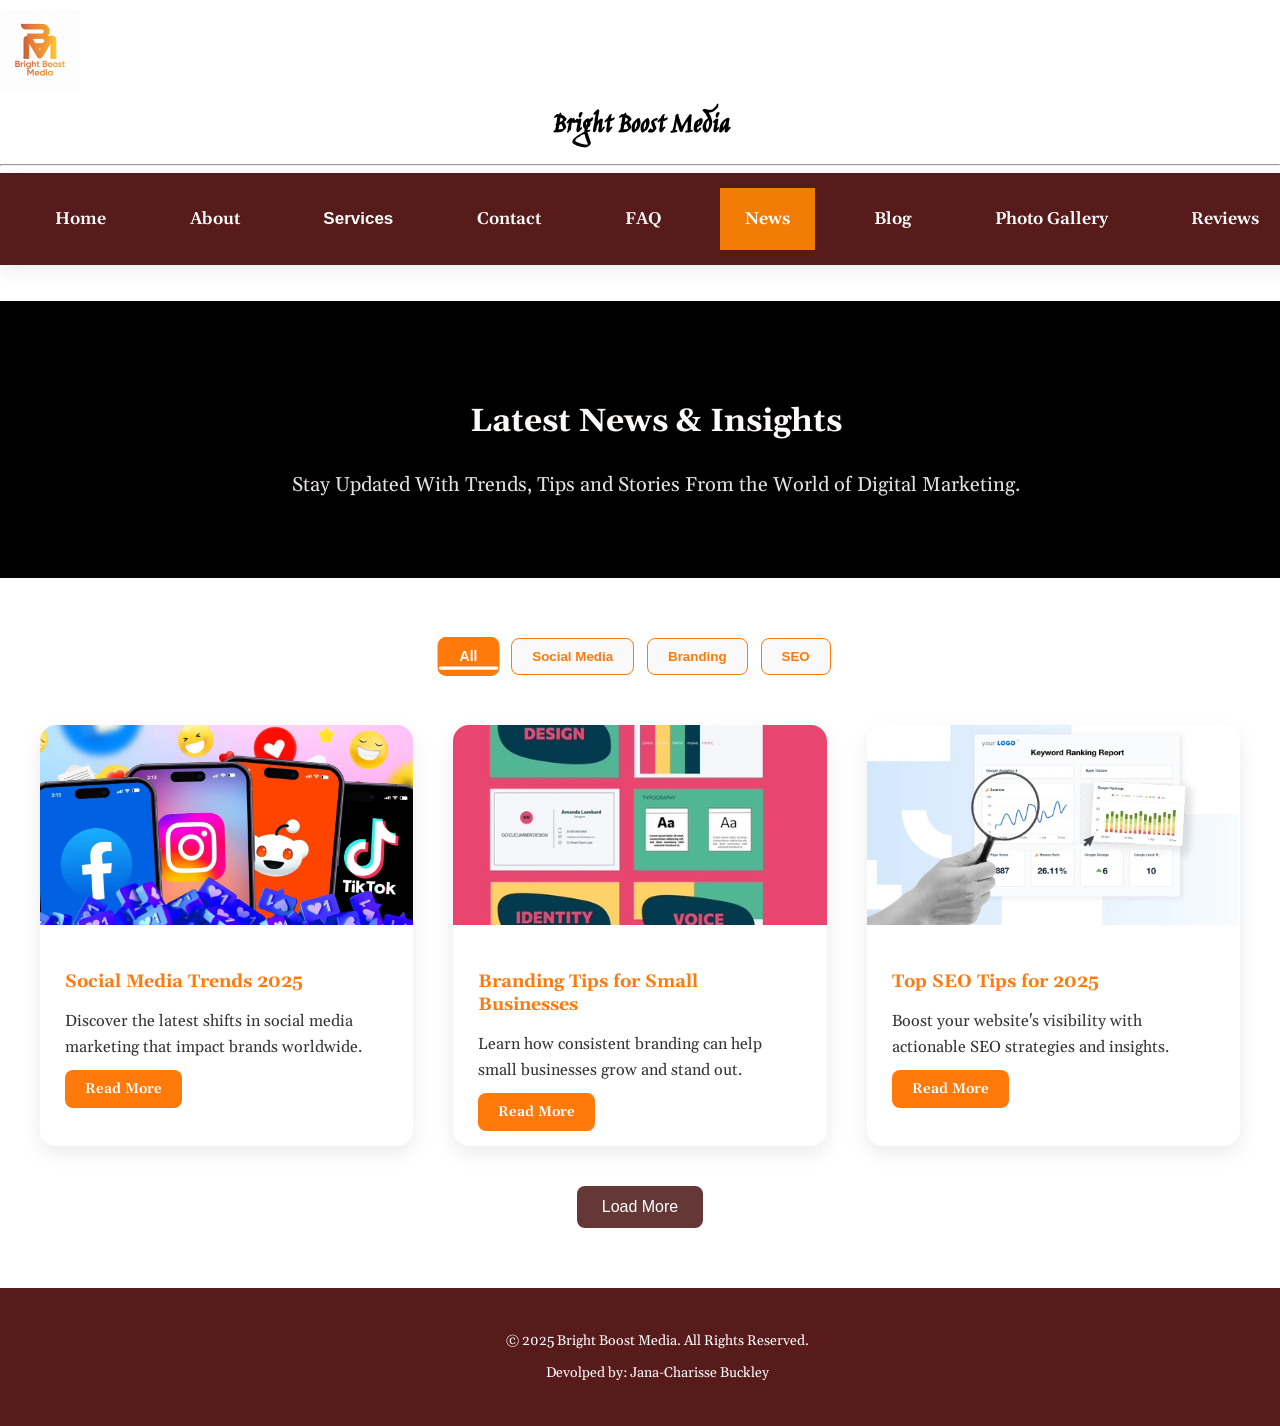
<file: pages/news.html>
<!DOCTYPE html>
<html lang="en">
<head>
  <meta charset="UTF-8">
  <meta name="viewport" content="width=device-width, initial-scale=1.0">
  <link rel="stylesheet" href="../css/news.css">



   <title>Bright Boost Media</title>

   </head>
  <body>
    
<!-- HEADER -->
 <div class="header-content">
 <div class="logo-text">
        <img src="../img/logo1.JPG" alt="logo">
         <h1> Bright Boost Media</h1>
     </div>
</div>     

<hr>
<nav>
<div class="topnav" id="myTopnav">

<a href="index.html">Home</a>
<a href="about.html">About</a>

<div class="dropdown">
    <button class="dropbtn" onclick="toggleServices(event)">Services
      <i class="fa fa-caret-down"></i>
    </button>
    <div class="dropdown-content">
      <a href="enterprise-solutions.html">Enterprise Growth Solutions</a>
      <a href="emerging-solutions.html">Emerging Business Solutions</a>
      <a href="packages.html">Packages & Pricing</a>
    </div>
  </div>
 <a href="contact.html">Contact</a>
  <a href="faq.html">FAQ</a>
   <a href="news.html" class="active">News</a>
    <a href="blog.html">Blog</a>
     <a href="photogallery.html">Photo Gallery</a>
      <a href="review.html">Reviews</a>
    
<!-- Hamburger -->
    <a href="javascript:void(0);" class="icon" onclick="toggleMenu()">☰</a>
    </div>
</nav>

<br>
<br>
<header class="news-header">
  <div class="header-content">
    <h1>Latest News & Insights</h1>
    <p>Stay Updated With Trends, Tips and Stories From the World of Digital Marketing.</p>
  </div>
</header>

<!-- News Section -->
<section class="news-section">
  <div class="news-container">

    <!-- Category Filter -->
    <div class="news-filter">
      <button class="filter-btn active" data-category="all">All</button>
      <button class="filter-btn" data-category="social">Social Media</button>
      <button class="filter-btn" data-category="branding">Branding</button>
      <button class="filter-btn" data-category="seo">SEO</button>
    </div>

    <!-- News Cards -->
    <div class="news-grid">
      <article class="news-card" data-category="social">
        <img src="../img/news1.jpeg" alt="News 1">
        <div class="news-content">
          <h2>Social Media Trends 2025</h2>
          <p>Discover the latest shifts in social media marketing that impact brands worldwide.</p>
          <a href="#" class="read-more">Read More</a>
        </div>
      </article>

      <article class="news-card" data-category="branding">
        <img src="../img/news2.jpeg" alt="News 2">
        <div class="news-content">
          <h2>Branding Tips for Small Businesses</h2>
          <p>Learn how consistent branding can help small businesses grow and stand out.</p>
          <a href="#" class="read-more">Read More</a>
        </div>
      </article>

      <article class="news-card" data-category="seo">
        <img src="../img/news3.jpeg" alt="News 3">
        <div class="news-content">
          <h2>Top SEO Tips for 2025</h2>
          <p>Boost your website's visibility with actionable SEO strategies and insights.</p>
          <a href="#" class="read-more">Read More</a>
        </div>
      </article>

      <!-- Hidden Cards for Load More -->
      <article class="news-card hidden" data-category="social">
        <img src="../img/news4.jpeg" alt="News 4">
        <div class="news-content">
          <h2>Instagram Algorithm Updates</h2>
          <p>Stay ahead of the algorithm to maximize engagement and reach.</p>
          <a href="#" class="read-more">Read More</a>
        </div>
      </article>

      <article class="news-card hidden" data-category="branding">
        <img src="../img/news5.jpeg" alt="News 5">
        <div class="news-content">
          <h2>Visual Identity Trends</h2>
          <p>Modern branding techniques to make your brand unforgettable.</p>
          <a href="#" class="read-more">Read More</a>
        </div>
      </article>
    </div>

    <!-- Load More Button -->
    <div class="load-more-container">
      <button id="loadMoreBtn">Load More</button>
    </div>

  </div>
</section>

<footer class="news-footer">
  <p>&copy; 2025 Bright Boost Media. All Rights Reserved.</p>
  <p> Devolped by: Jana-Charisse Buckley</p>
</footer>

<script src="../script/script3.js" defer></script>

</body>
</html>
</file>
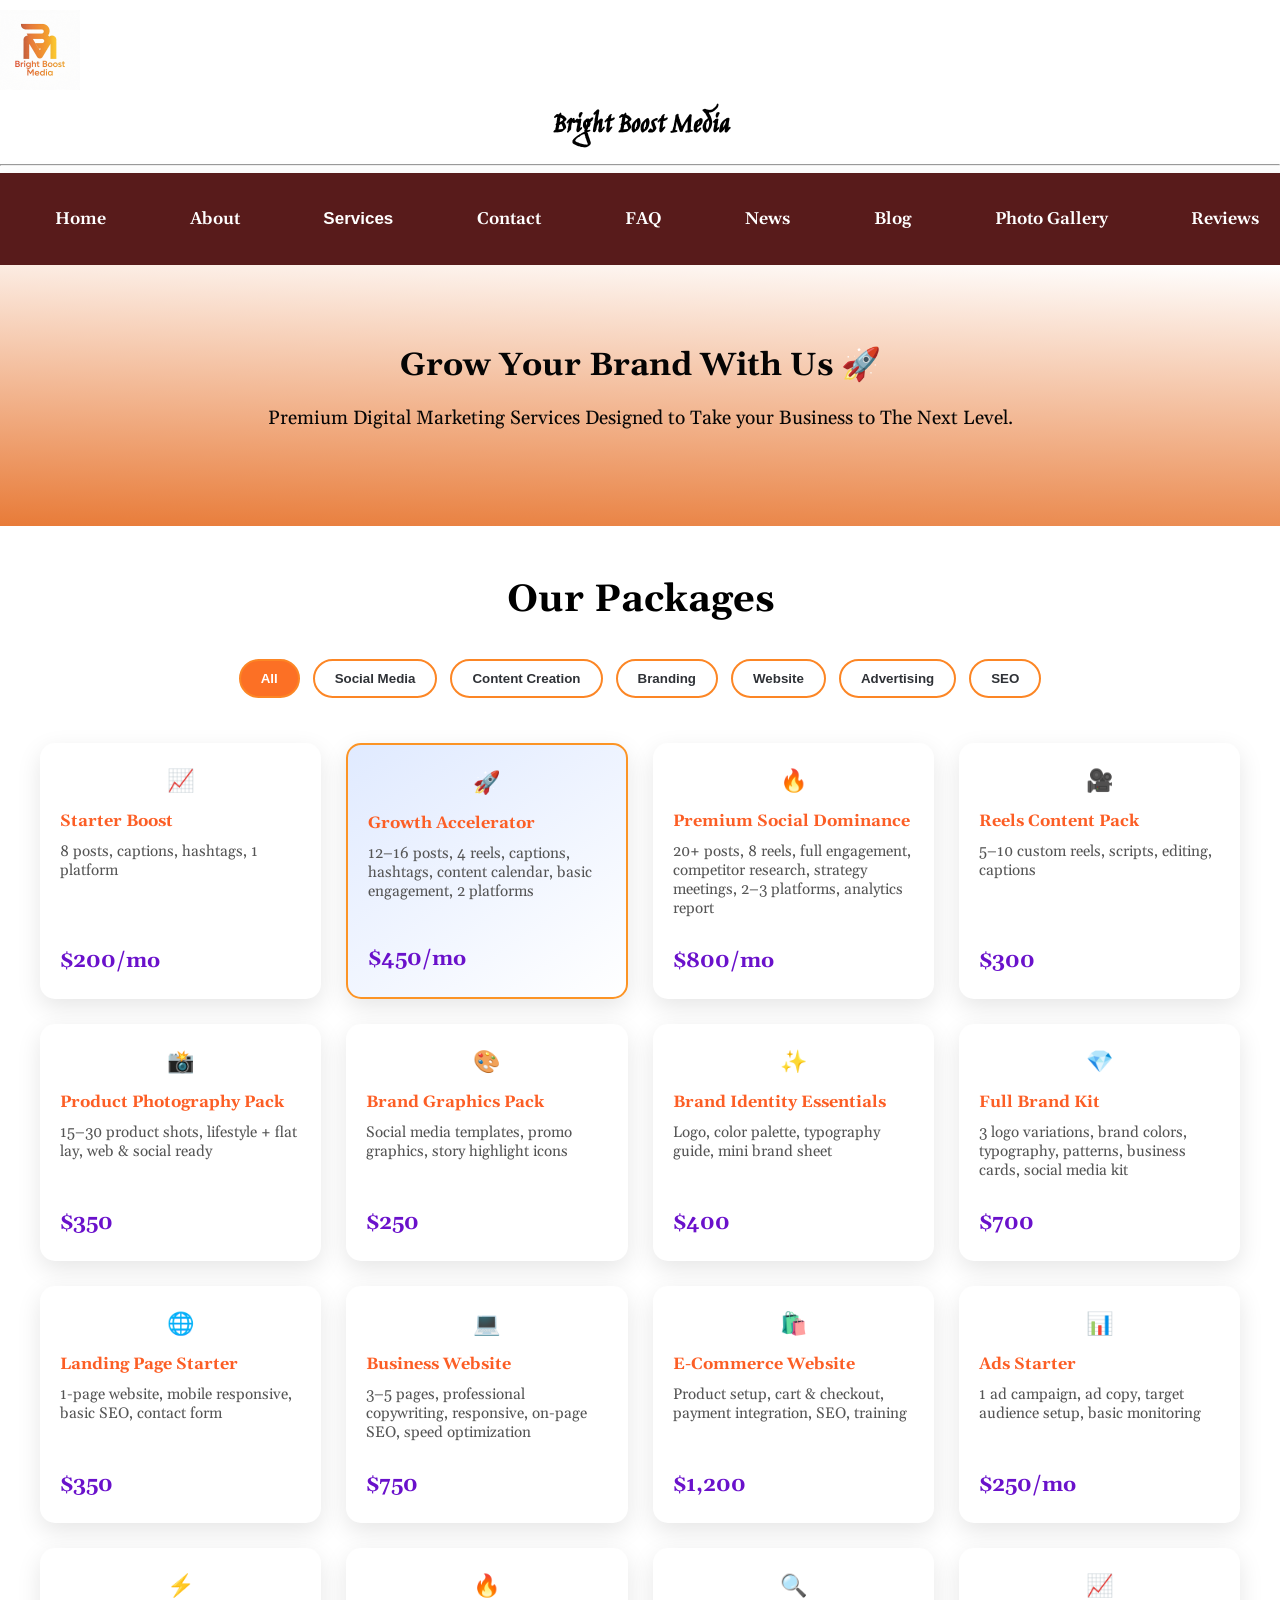
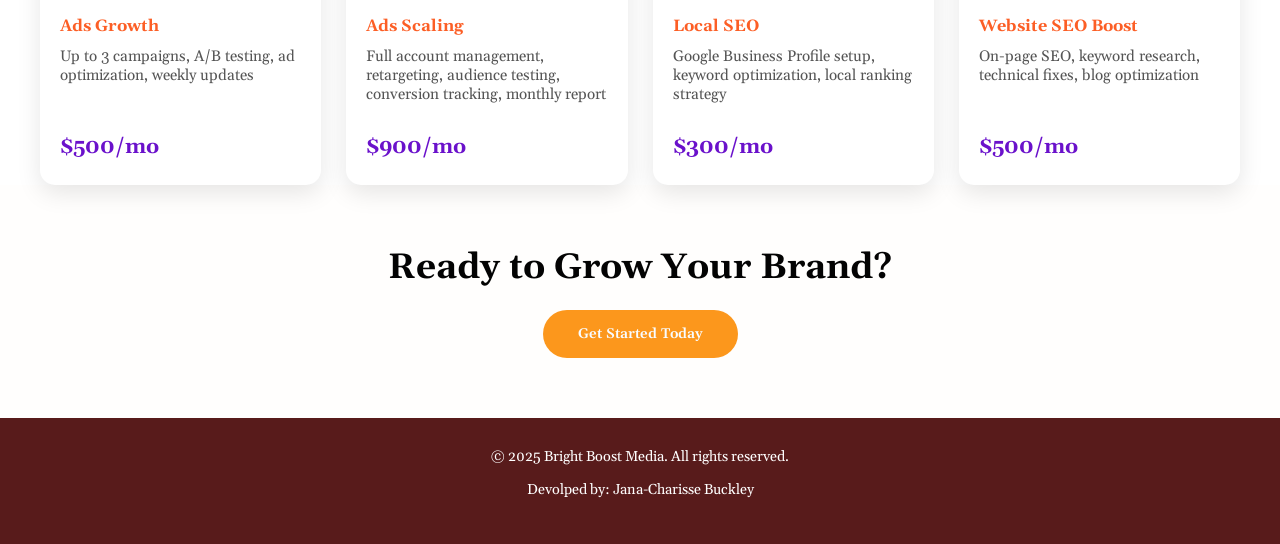
<file: pages/packages.html>
<!DOCTYPE html>
<html lang="en">
<head>
<meta charset="UTF-8">
<meta name="viewport" content="width=device-width, initial-scale=1.0">
<link rel="stylesheet" href="../css/packages.css">
<title>Bright Boost Media</title>
</head>
<body>
<!-- HEADER -->
 <div class="header-content">
 <div class="logo-text">
        <img src="../img/logo1.JPG" alt="logo">
         <h1> Bright Boost Media</h1>
      </div>
</div>     

<hr>
<nav>
  
    <div class="topnav" id="myTopnav">
        <a href="../pages/index.html">Home</a>
        <a href="../pages/about.html">About</a>
      <div class="dropdown">

     <button class="dropbtn active">Services

      <i class="fa fa-caret-down"></i>
    </button>
    <div class="dropdown-content">
                <a href="enterprise-solutions.html">Enterprise Growth Solutions</a>
                <a href="emerging-solutions.html">Emerging Business Solutions</a>
                <a href="packages.html" class="active">Packages & Pricing</a>
            </div>
        </div>
        <a href="../pages/contact.html">Contact</a>
        <a href="../pages/faq.html">FAQ</a>
        <a href="../pages/news.html">News</a>
        <a href="../pages/blog.html">Blog</a>
        <a href="../pages/photogallery.html">Photo Gallery</a>
        <a href="../pages/review.html">Reviews</a>

      <a href="javascript:void(0);" class="icon" onclick="toggleMenu()">☰</a>


    </div>
</nav>

<!-- HERO SECTION -->
  <section class="hero">
    <div class="hero-content">
      <h1>Grow Your Brand With Us 🚀</h1>
      <p>Premium Digital Marketing Services Designed to Take your Business to The Next Level.</p>
    </div>
  </section>

  <!-- SERVICE TABS -->
  <section class="services">
    <h2 class="section-title">Our Packages</h2>

    <div class="tabs">
      <button class="tab-btn active" data-filter="all">All</button>
      <button class="tab-btn" data-filter="social">Social Media</button>
      <button class="tab-btn" data-filter="content">Content Creation</button>
      <button class="tab-btn" data-filter="branding">Branding</button>
      <button class="tab-btn" data-filter="website">Website</button>
      <button class="tab-btn" data-filter="ads">Advertising</button>
      <button class="tab-btn" data-filter="seo">SEO</button>
    </div>

    <div class="packages-container">

      <!-- SOCIAL MEDIA -->
      <div class="package-card social">
        <div class="icon">📈</div>
        <h3>Starter Boost</h3>
        <p>8 posts, captions, hashtags, 1 platform</p>
        <span class="price">$200/mo</span>
      </div>

      <div class="package-card social popular">
        <div class="icon">🚀</div>
        <h3>Growth Accelerator</h3>
        <p>12–16 posts, 4 reels, captions, hashtags, content calendar, basic engagement, 2 platforms</p>
        <span class="price">$450/mo</span>
      </div>

      <div class="package-card social">
        <div class="icon">🔥</div>
        <h3>Premium Social Dominance</h3>
        <p>20+ posts, 8 reels, full engagement, competitor research, strategy meetings, 2–3 platforms, analytics report</p>
        <span class="price">$800/mo</span>
      </div>

      <!-- CONTENT CREATION -->
      <div class="package-card content">
        <div class="icon">🎥</div>
        <h3>Reels Content Pack</h3>
        <p>5–10 custom reels, scripts, editing, captions</p>
        <span class="price">$300</span>
      </div>

      <div class="package-card content">
        <div class="icon">📸</div>
        <h3>Product Photography Pack</h3>
        <p>15–30 product shots, lifestyle + flat lay, web & social ready</p>
        <span class="price">$350</span>
      </div>

      <div class="package-card content">
        <div class="icon">🎨</div>
        <h3>Brand Graphics Pack</h3>
        <p>Social media templates, promo graphics, story highlight icons</p>
        <span class="price">$250</span>
      </div>

      <!-- BRANDING -->
      <div class="package-card branding">
        <div class="icon">✨</div>
        <h3>Brand Identity Essentials</h3>
        <p>Logo, color palette, typography guide, mini brand sheet</p>
        <span class="price">$400</span>
      </div>

      <div class="package-card branding">
        <div class="icon">💎</div>
        <h3>Full Brand Kit</h3>
        <p>3 logo variations, brand colors, typography, patterns, business cards, social media kit</p>
        <span class="price">$700</span>
      </div>

      <!-- WEBSITE -->
      <div class="package-card website">
        <div class="icon">🌐</div>
        <h3>Landing Page Starter</h3>
        <p>1-page website, mobile responsive, basic SEO, contact form</p>
        <span class="price">$350</span>
      </div>

      <div class="package-card website">
        <div class="icon">💻</div>
        <h3>Business Website</h3>
        <p>3–5 pages, professional copywriting, responsive, on-page SEO, speed optimization</p>
        <span class="price">$750</span>
      </div>

      <div class="package-card website">
        <div class="icon">🛍️</div>
        <h3>E-Commerce Website</h3>
        <p>Product setup, cart & checkout, payment integration, SEO, training</p>
        <span class="price">$1,200</span>
      </div>

      <!-- ADS -->
      <div class="package-card ads">
        <div class="icon">📊</div>
        <h3>Ads Starter</h3>
        <p>1 ad campaign, ad copy, target audience setup, basic monitoring</p>
        <span class="price">$250/mo</span>
      </div>

      <div class="package-card ads">
        <div class="icon">⚡</div>
        <h3>Ads Growth</h3>
        <p>Up to 3 campaigns, A/B testing, ad optimization, weekly updates</p>
        <span class="price">$500/mo</span>
      </div>

      <div class="package-card ads">
        <div class="icon">🔥</div>
        <h3>Ads Scaling</h3>
        <p>Full account management, retargeting, audience testing, conversion tracking, monthly report</p>
        <span class="price">$900/mo</span>
      </div>

      <!-- SEO -->
      <div class="package-card seo">
        <div class="icon">🔍</div>
        <h3>Local SEO</h3>
        <p>Google Business Profile setup, keyword optimization, local ranking strategy</p>
        <span class="price">$300/mo</span>
      </div>

      <div class="package-card seo">
        <div class="icon">📈</div>
        <h3>Website SEO Boost</h3>
        <p>On-page SEO, keyword research, technical fixes, blog optimization</p>
        <span class="price">$500/mo</span>
      </div>

    </div>
  </section>



  <!-- CTA -->
  <section class="cta">
    <h2>Ready to Grow Your Brand?</h2>
    <a href="contact.html" class="cta-btn">Get Started Today</a>
  </section>

  <footer class="packages-footer">
    <p>&copy; 2025 Bright Boost Media. All rights reserved.</p>
  <p> Devolped by: Jana-Charisse Buckley</p>

</footer>


 <script src="../script/script9.js" defer></script>


</body>
</html>
</file>
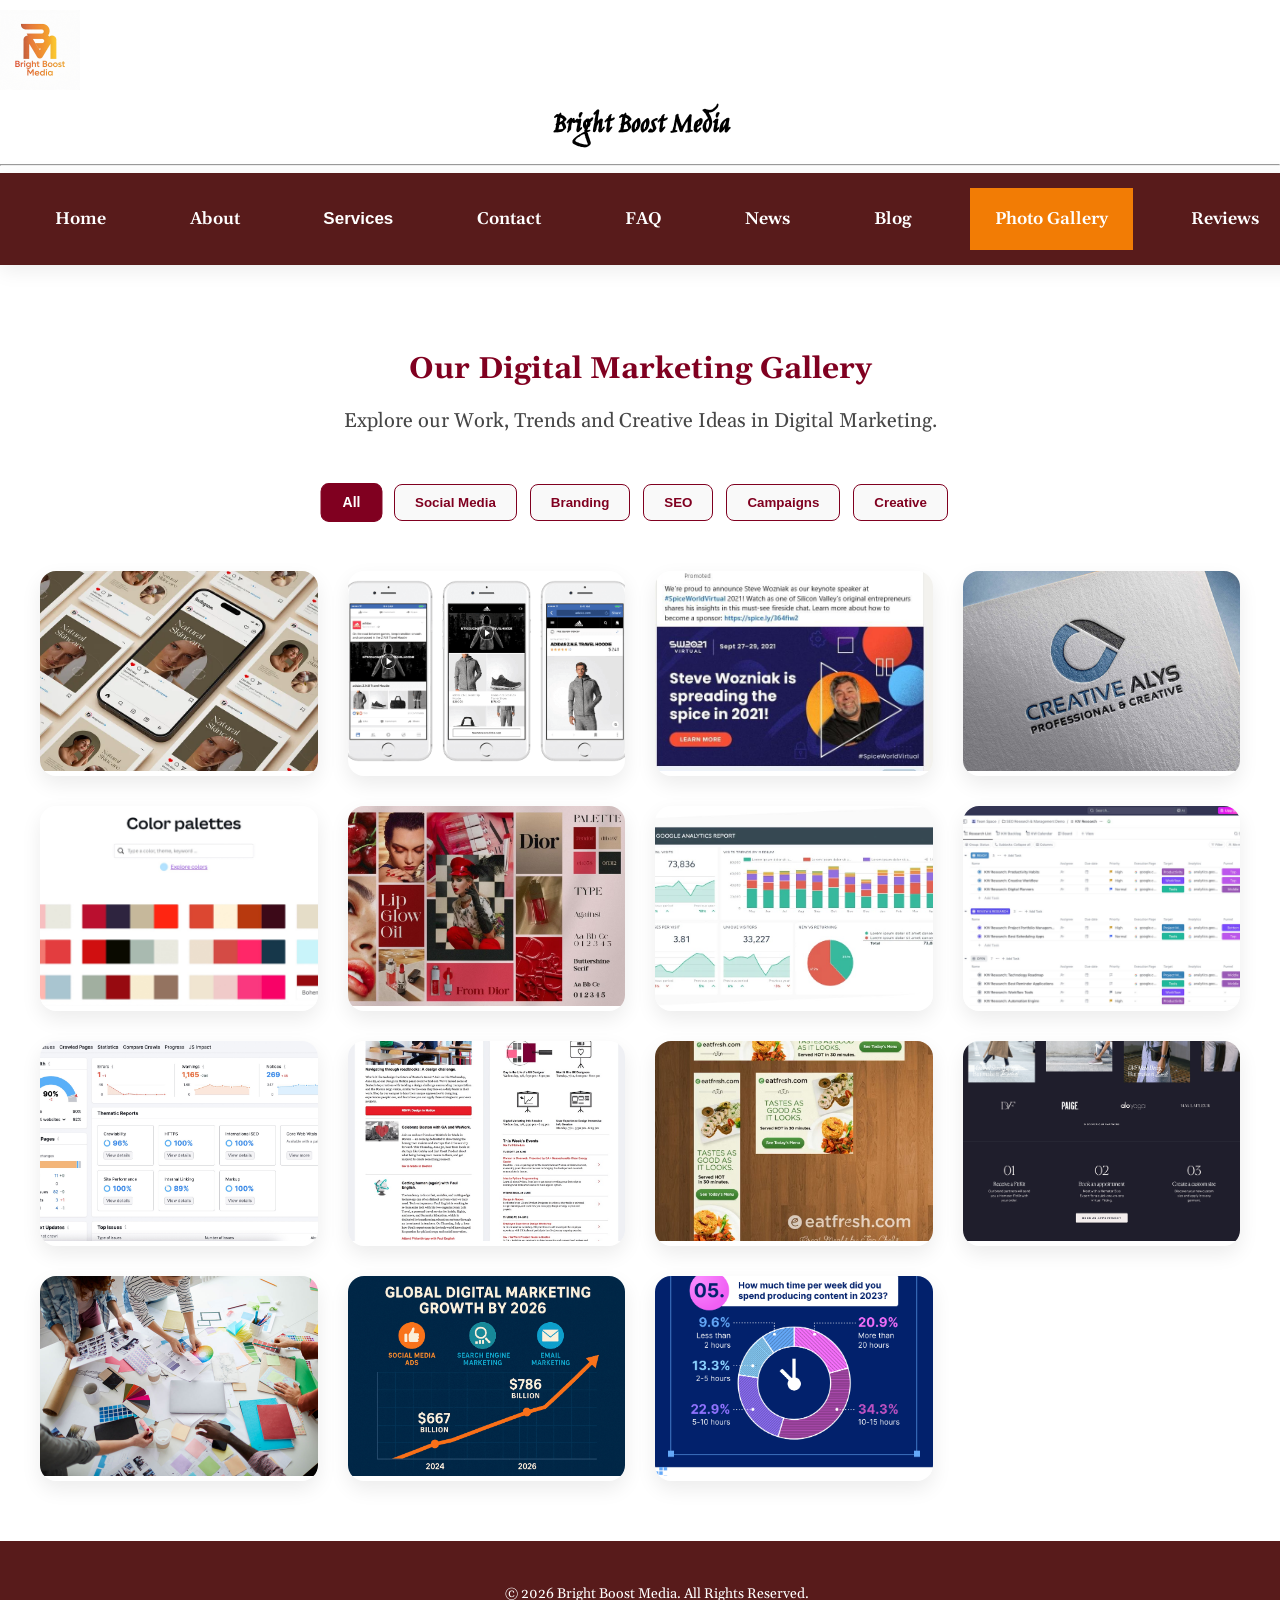
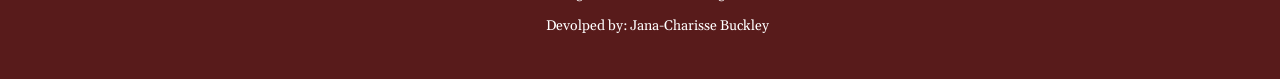
<file: pages/photogallery.html>
<!DOCTYPE html>
<html lang="en">
<head>
  <meta charset="UTF-8">
  <meta name="viewport" content="width=device-width, initial-scale=1.0">
  <link rel="stylesheet" href="../css/photogallery.css">



   <title>Bright Boost Media</title>

   </head>
  <body>
    <!-- HEADER -->
 <div class="header">
 <div class="logo-text">
        <img src="../img/logo1.JPG" alt="logo">
         <h1> Bright Boost Media</h1>
      </div>
</div>     

<hr>
<nav>
<div class="topnav" id="myTopnav">

<a href="index.html">Home</a>
<a href="about.html">About</a>

<div class="dropdown">
    <button class="dropbtn" onclick="toggleServices(event)">Services
      <i class="fa fa-caret-down"></i>
    </button>
    <div class="dropdown-content">
      <a href="enterprise-solutions.html">Enterprise Growth Solutions</a>
      <a href="emerging-solutions.html">Emerging Business Solutions</a>
      <a href="packages.html">Packages & Pricing</a>
    </div>
  </div>
 <a href="contact.html">Contact</a>
  <a href="faq.html">FAQ</a>
   <a href="news.html">News</a>
    <a href="blog.html">Blog</a>
     <a href="photogallery.html" class="active">Photo Gallery</a>
      <a href="review.html">Reviews</a>
    
<!-- Hamburger -->
    <a href="javascript:void(0);" class="icon" onclick="toggleMenu()">☰</a>
    </div>
</nav>


<section class="photo-gallery">
  <div class="gallery-header">
    <h1>Our Digital Marketing Gallery</h1>
    <p>Explore our Work, Trends and Creative Ideas in Digital Marketing.</p>
  </div>

  <!-- Filter Buttons -->
  <div class="gallery-filter">
    <button class="filter-btn active" data-category="all">All</button>
    <button class="filter-btn" data-category="social">Social Media</button>
    <button class="filter-btn" data-category="branding">Branding</button>
    <button class="filter-btn" data-category="seo">SEO</button>
    <button class="filter-btn" data-category="campaign">Campaigns</button>
    <button class="filter-btn" data-category="creative">Creative</button>
  </div>

  <div class="gallery-grid">
    <!-- Social Media -->
    <div class="gallery-item" data-category="social">
      <img src="../img/instagram.WEBP" alt="Instagram">
      <div class="overlay"><p>Social Media Post</p></div>
    </div>
    <div class="gallery-item" data-category="social">
      <img src="../img/facebook.png" alt="Facebook Ad">
      <div class="overlay"><p>Facebook Ad Design</p></div>
    </div>
    <div class="gallery-item" data-category="social">
      <img src="../img/linkedin.jpeg" alt="LinkedIn Campaign">
      <div class="overlay"><p>LinkedIn Campaign</p></div>
    </div>

    <!-- Branding -->
    <div class="gallery-item" data-category="branding">
      <img src="../img/logodesign.jpeg" alt="Logo Design">
      <div class="overlay"><p>Logo & Branding</p></div>
    </div>
    <div class="gallery-item" data-category="branding">
      <img src="../img/palette.jpeg" alt="Color Palette">
      <div class="overlay"><p>Color Palette</p></div>
    </div>
    <div class="gallery-item" data-category="branding">
      <img src="../img/moodboard.jpeg" alt="Moodboard">
      <div class="overlay"><p>Brand Moodboard</p></div>
    </div>

    <!-- SEO -->
    <div class="gallery-item" data-category="seo">
      <img src="../img/Analytics.jpeg" alt="Analytics Dashboard">
      <div class="overlay"><p>SEO Analytics</p></div>
    </div>
    <div class="gallery-item" data-category="seo">
      <img src="../img/keyword.jpeg" alt="Keyword Research">
      <div class="overlay"><p>Keyword Research</p></div>
    </div>
    <div class="gallery-item" data-category="seo">
      <img src="../img/websiteaudit.jpeg" alt="Website Audit">
      <div class="overlay"><p>Website Audit</p></div>
    </div>

    <!-- Campaigns -->
    <div class="gallery-item" data-category="campaign">
      <img src="../img/email.jpeg" alt="Email Campaign">
      <div class="overlay"><p>Email Campaign</p></div>
    </div>
    <div class="gallery-item" data-category="campaign">
      <img src="../img/ad.jpeg" alt="Ad Banner">
      <div class="overlay"><p>Ad Banner</p></div>
    </div>
    <div class="gallery-item" data-category="campaign">
      <img src="../img/landing.png" alt="Landing Page">
      <div class="overlay"><p>Landing Page Design</p></div>
    </div>

    <!-- Creative / Abstract -->
    <div class="gallery-item" data-category="creative">
      <img src="../img/abstract.jpeg" alt="Abstract Illustration">
      <div class="overlay"><p>Creative Illustration</p></div>
    </div>
    <div class="gallery-item" data-category="creative">
      <img src="../img/infographic.png" alt="Infographic">
      <div class="overlay"><p>Infographic Design</p></div>
    </div>
    <div class="gallery-item" data-category="creative">
      <img src="../img/digitalart.png" alt="Digital Art">
      <div class="overlay"><p>Digital Art Concept</p></div>
    </div>
  </div>
</section>



<footer class="photogallery-footer">
  <p>&copy; 2026 Bright Boost Media. All Rights Reserved.</p>
  <p> Devolped by: Jana-Charisse Buckley</p>
</footer>

 <script src="../script/script1.js" defer></script>

</body>
</html>
</file>
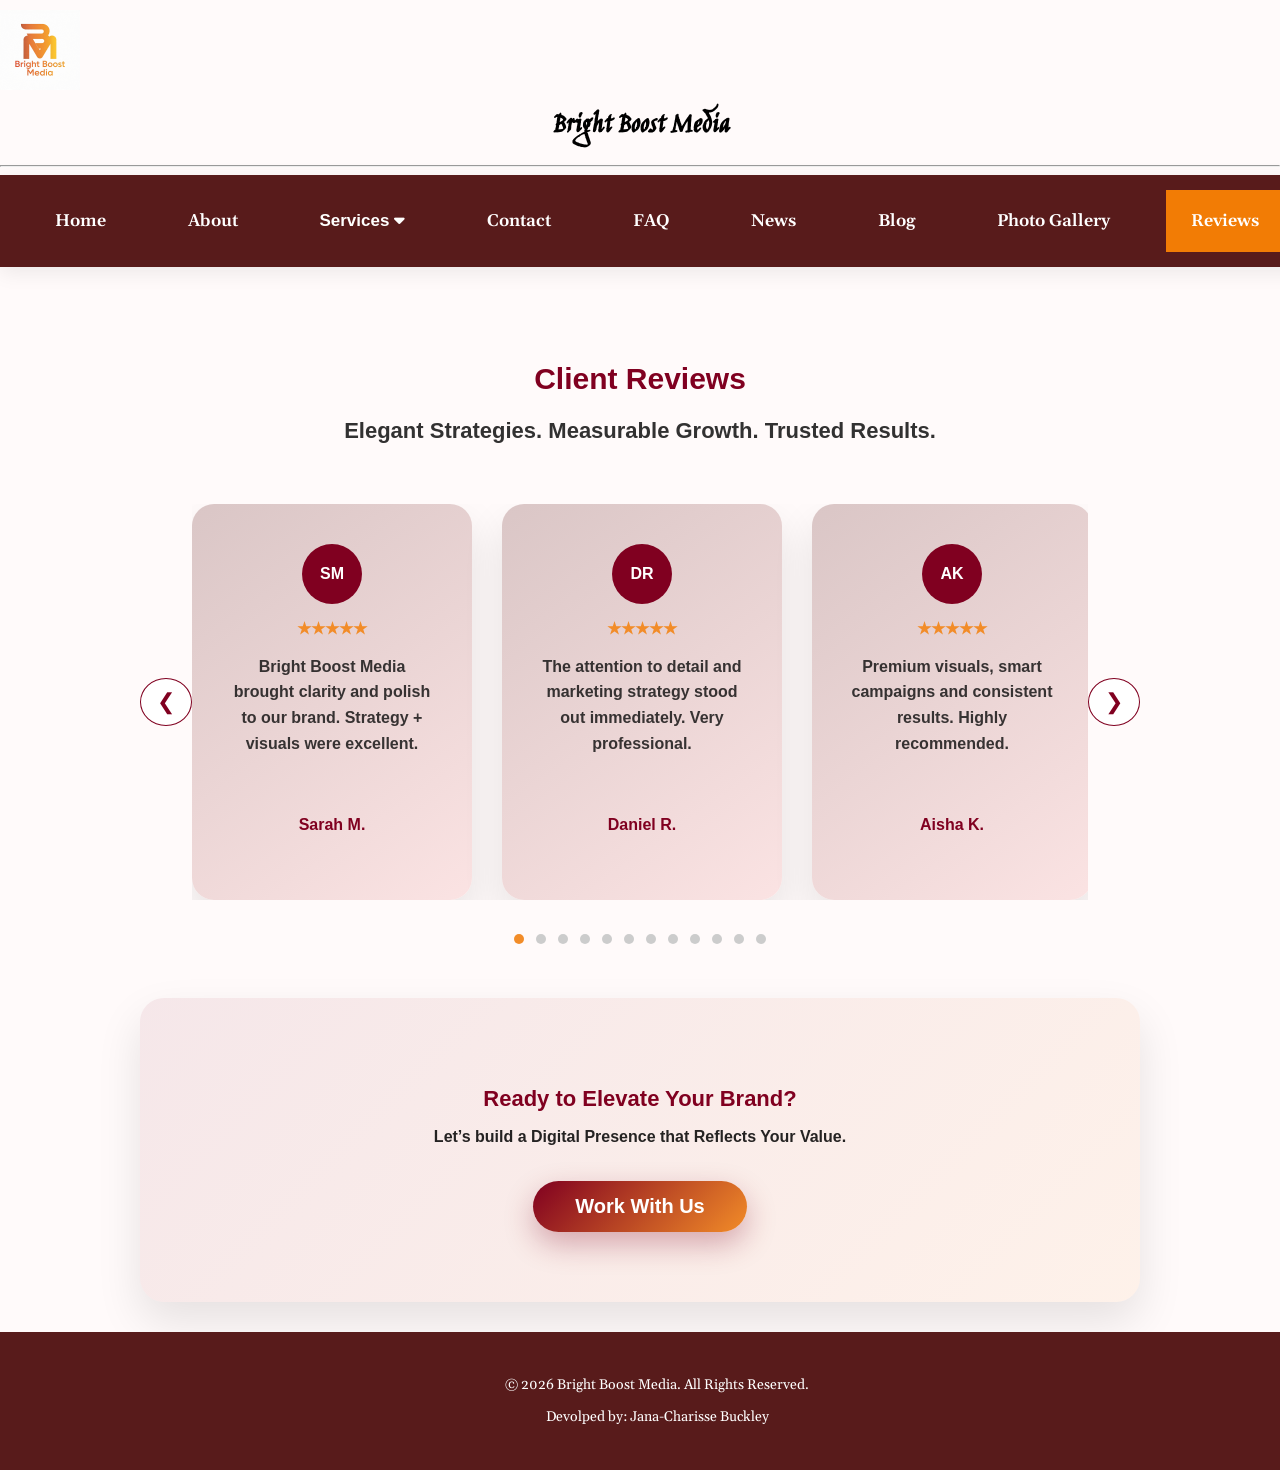
<file: pages/review.html>
<!DOCTYPE html>
<html lang="en">
<head>
  <meta charset="UTF-8">
  <meta name="viewport" content="width=device-width, initial-scale=1.0">
  <link rel="stylesheet" href="../css/review.css">
  <link rel="stylesheet" href="https://cdnjs.cloudflare.com/ajax/libs/font-awesome/6.5.1/css/all.min.css"/>
   <title>Bright Boost Media</title>
  
   </head>
  <body>

<!-- HEADER -->
 <div class="header">
 <div class="logo-text">
        <img src="../img/logo1.JPG" alt="logo">
         <h1> Bright Boost Media</h1>
     </div>
</div>     

<hr>
<nav>
<div class="topnav" id="myTopnav">

<a href="index.html">Home</a>
<a href="about.html">About</a>

<div class="dropdown">
    <button class="dropbtn" onclick="toggleServices(event)">Services
      <i class="fa fa-caret-down"></i>
    </button>
    <div class="dropdown-content">
      <a href="enterprise-solutions.html">Enterprise Growth Solutions</a>
      <a href="emerging-solutions.html">Emerging Business Solutions</a>
      <a href="packages.html">Packages & Pricing</a>
    </div>
  </div>
 <a href="contact.html">Contact</a>
  <a href="faq.html">FAQ</a>
   <a href="news.html">News</a>
    <a href="blog.html">Blog</a>
     <a href="photogallery.html">Photo Gallery</a>
      <a href="review.html" class="active">Reviews</a>
    
<!-- Hamburger -->
    <a href="javascript:void(0);" class="icon" onclick="toggleMenu()">☰</a>
    </div>
</nav>

<section class="reviews-section">
  <div class="reviews-container">
    <h1>Client Reviews</h1>
    <p>Elegant Strategies. Measurable Growth. Trusted Results.</p>

    <div class="carousel">
      <button class="arrow prev">&#10094;</button>

      <div class="carousel-window">
        <div class="carousel-track">
          <!-- Duplicate cards for infinite scroll effect -->
          <div class="review-card"><div class="avatar">SM</div><div class="stars">★★★★★</div><p>Bright Boost Media brought clarity and polish to our brand. Strategy + visuals were excellent.</p><span>Sarah M.</span></div>
          <div class="review-card"><div class="avatar">DR</div><div class="stars">★★★★★</div><p>The attention to detail and marketing strategy stood out immediately. Very professional.</p><span>Daniel R.</span></div>
          <div class="review-card"><div class="avatar">AK</div><div class="stars">★★★★★</div><p>Premium visuals, smart campaigns and consistent results. Highly recommended.</p><span>Aisha K.</span></div>
          <div class="review-card"><div class="avatar">JM</div><div class="stars">★★★★★</div><p>Our engagement and confidence as a brand increased dramatically after working with Bright Boost Media.</p><span>Jason M.</span></div>
          <div class="review-card"><div class="avatar">LN</div><div class="stars">★★★★★</div><p>A refined digital presence that finally reflects our value. Beautiful execution.</p><span>Lena N.</span></div>
          <div class="review-card"><div class="avatar">TW</div><div class="stars">★★★★★</div><p>Thoughtful execution with real marketing intelligence. The team is top-notch.</p><span>Taylor W.</span></div>
          <div class="review-card"><div class="avatar">EV</div><div class="stars">★★★★★</div><p>Exceeded expectations with branding and strategy. Very impressed.</p><span>Emily V.</span></div>
          <div class="review-card"><div class="avatar">MK</div><div class="stars">★★★★★</div><p>Professional, creative and effective marketing solutions. Our ROI improved quickly.</p><span>Michael K.</span></div>
          <div class="review-card"><div class="avatar">NS</div><div class="stars">★★★★★</div><p>The team’s creativity and execution are unmatched. True premium service.</p><span>Natasha S.</span></div>
          <div class="review-card"><div class="avatar">JP</div><div class="stars">★★★★★</div><p>Exceptional attention to detail and innovative ideas. Highly recommended.</p><span>James P.</span></div>
          <div class="review-card"><div class="avatar">AL</div><div class="stars">★★★★★</div><p>Bright Boost Media elevated our online presence to a whole new level.</p><span>Amy L.</span></div>
          <div class="review-card"><div class="avatar">RS</div><div class="stars">★★★★★</div><p>Creative, reliable and results-driven. We loved working with them.</p><span>Robert S.</span></div>
        </div>
      </div>

      <button class="arrow next">&#10095;</button>
    </div>

    <div class="dots"></div>

    <div class="reviews-cta">
      <h2>Ready to Elevate Your Brand?</h2>
      <p>Let’s build a Digital Presence that Reflects Your Value.</p>
      <a href="contact.html" class="cta-btn">Work With Us</a>
    </div>

    </div>
  </section>
  
  <footer class="review-footer">
   <p>&copy; 2026 Bright Boost Media. All Rights Reserved.</p>
  <p> Devolped by: Jana-Charisse Buckley</p>
 
</footer>

   <script src="../script/script.js" defer></script>

</body>
</html>
</file>
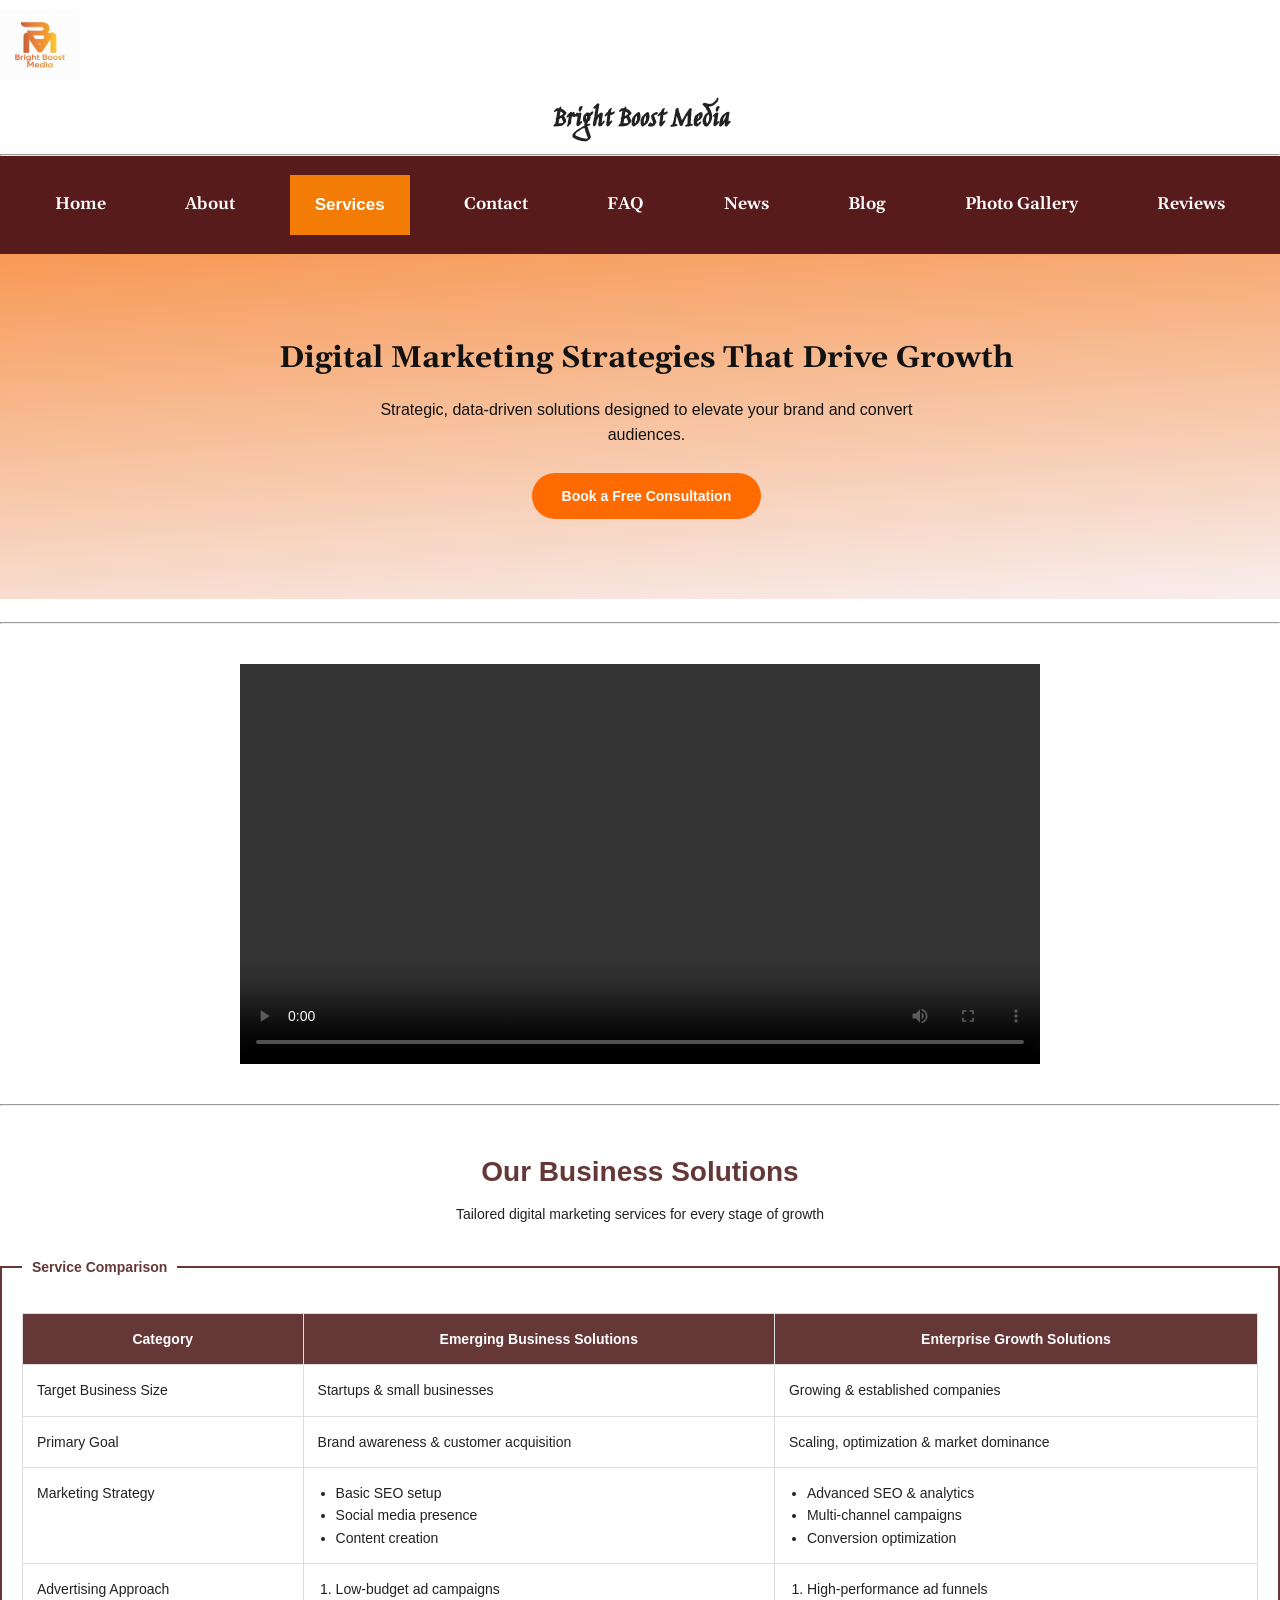
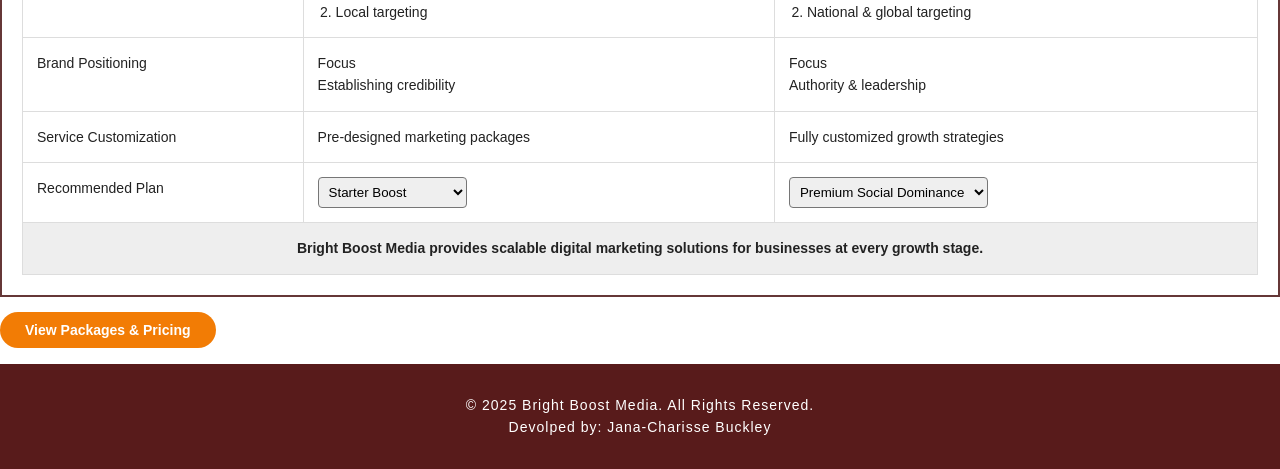
<file: pages/services.html>
<!DOCTYPE html>
<html lang="en">
<head>
  <meta charset="UTF-8">
  <meta name="viewport" content="width=device-width, initial-scale=1.0">
  <link rel="stylesheet" href="../css/services.css">


   <title>Bright Boost Media</title>

   </head>
  <body>

     
<!-- HEADER -->
 <div class="header-content">
 <div class="logo-text">
        <img src="../img/logo1.JPG" alt="logo">
         <h1> Bright Boost Media</h1>
    </div>
</div>     

<hr>
<nav>
<div class="topnav" id="myTopnav">

<a href="index.html">Home</a>
<a href="about.html">About</a>

<div class="dropdown active">
    <button class="dropbtn" onclick="toggleServices(event)">Services
      <i class="fa fa-caret-down"></i>
    </button>
    <div class="dropdown-content">
      <a href="enterprise-solutions.html">Enterprise Growth Solutions</a>
      <a href="emerging-solutions.html">Emerging Business Solutions</a>
      <a href="packages.html">Packages & Pricing</a>
    </div>
  </div>
 <a href="contact.html">Contact</a>
  <a href="faq.html">FAQ</a>
   <a href="news.html">News</a>
    <a href="blog.html">Blog</a>
     <a href="photogallery.html">Photo Gallery</a>
      <a href="review.html">Reviews</a>
    
<!-- Hamburger -->
    <a href="javascript:void(0);" class="icon" onclick="toggleMenu()">☰</a>
    </div>
</nav>

<section class="services-hero">
  <div class="hero-content">
    <h1> Digital Marketing Strategies That Drive Growth</h1>
    <p>  Strategic, data-driven solutions designed to elevate your brand and convert audiences.</p>
    
    <a href="contact.html" class="btn-primary"> Book a Free Consultation</a>
  </div>

</section>
<br>
<hr>

<div>
<div  class="video-container">
  <video controls>
    <source src="../vid/Video.mov" type="video/mp4">
    </video>
</div>

<hr>

<br>
<br>

</div>

<header class="page-header">
  <h1>Our Business Solutions</h1>
  <p>Tailored digital marketing services for every stage of growth</p>
</header>

<fieldset class="solutions-fieldset">
  <legend>Service Comparison</legend>

  <table class="solutions-table">
    <thead>
      <tr>
        <th>Category</th>
        <th>Emerging Business Solutions</th>
        <th>Enterprise Growth Solutions</th>
      </tr>
    </thead>

    <tbody>
      <tr>
        <td>Target Business Size</td>
        <td>Startups & small businesses</td>
        <td>Growing & established companies</td>
      </tr>

      <tr>
        <td>Primary Goal</td>
        <td>Brand awareness & customer acquisition</td>
        <td>Scaling, optimization & market dominance</td>
      </tr>

      <tr>
        <td>Marketing Strategy</td>
        <td>
          <ul>
            <li>Basic SEO setup</li>
            <li>Social media presence</li>
            <li>Content creation</li>
          </ul>
        </td>
        <td>
          <ul>
            <li>Advanced SEO & analytics</li>
            <li>Multi-channel campaigns</li>
            <li>Conversion optimization</li>
          </ul>
        </td>
      </tr>

      <tr>
        <td>Advertising Approach</td>
        <td>
          <ol>
            <li>Low-budget ad campaigns</li>
            <li>Local targeting</li>
          </ol>
        </td>
        <td>
          <ol>
            <li>High-performance ad funnels</li>
            <li>National & global targeting</li>
          </ol>
        </td>
      </tr>

      <tr>
        <td>Brand Positioning</td>
        <td>
          <dl>
            <dt>Focus</dt>
            <dd>Establishing credibility</dd>
          </dl>
        </td>
        <td>
          <dl>
            <dt>Focus</dt>
            <dd>Authority & leadership</dd>
          </dl>
        </td>
      </tr>

      <tr>
        <td>Service Customization</td>
        <td>Pre-designed marketing packages</td>
        <td>Fully customized growth strategies</td>
      </tr>

      <tr>
        <td>Recommended Plan</td>
        <td>
          <select>
            <option>Starter Boost</option>
            <option>Growth Accelerator</option>
          </select>
        </td>
        <td>
          <select>
            <option>Premium Social Dominance</option>
            <option>Website SEO Boost</option>
          </select>
        </td>
      </tr>
    </tbody>

    <tfoot>
      <tr>
        <td colspan="3">
          Bright Boost Media provides scalable digital marketing solutions for businesses at every growth stage.
        </td>
      </tr>
    </tfoot>
  </table>
</fieldset>

<br>

 <div> 
  <a href="packages.html" class="packages-btn">View Packages & Pricing</a>
        </div>


<br>

   <footer class="service-footer">
    <p>&copy; 2025 Bright Boost Media. All Rights Reserved.</p>
  <p> Devolped by: Jana-Charisse Buckley</p>

</footer>


<script src="../script/script7.js" defer></script>

</body>
</html>
</file>
<file: css/style.css>
@import url('https://fonts.googleapis.com/css2?family=Gelasio:ital,wght@0,400..700;1,400..700&display=swap');
@import url('https://fonts.googleapis.com/css2?family=Montagu+Slab:opsz,wght@16..144,100..700&display=swap');
@import url('https://fonts.googleapis.com/css2?family=Jim+Nightshade&display=swap');

body {
    margin: 0;
    padding: 0;
    font-family: 'Gelasio', serif;
    background-color: #000000;
    overflow-x: hidden;
}

.header-content h1{
  font-size: 30px;
  margin: 0;
  text-align: center;
 font-family: "Jim Nightshade", cursive;
  gap: 12px;
  padding-top: 10px;
  padding-bottom: 10px;
  color: #fffbfb;

}

.logo-text img {
  padding-top: 10px;
  padding-bottom: 0px;
  width: 80px;
  height: 80px;

}

.topnav {
  background-color: #581b1b;
  overflow: hidden;
  width: 98%;
  display: flex;
  justify-content: space-between;
  padding: 15px 30px;
  box-shadow: 0 5px 20px rgba(0, 0, 0, 0.08);
  align-items: center;
  font-family: "Gelasio", serif;
}


.topnav a {
  float: left;
  color: white;
  text-align: center;
  padding: 20px 25px;
  font-size: 17px;
  font-weight: 600;
  text-decoration: none;
}

.active {
  background-color: #f27c05;
}

.topnav .icon {
  display: none;
}

.dropdown {
  float: left;
  overflow: hidden;
}

.dropdown .dropbtn {
  font-size: 17px;
  font-weight: 600;
  border: none;
  outline: none;
  color: #fffffe;
  padding: 20px 25px;
  margin: 0;
  background-color: inherit;
}

.dropdown-content {
  display: none;
  position: absolute;
  background-color: #f9f9f9;
  min-width: 160px;
  box-shadow: 0px 8px 16px 0px rgba(251, 169, 6, 0.2);
  z-index: 1;
}

.dropdown-content a {
  float: none;
  color: black;
  padding: 12px 16px;
  display: block;
  text-align: left;
}
.topnav a:hover,
.dropdown:hover .dropbtn {
  background: #cab6d4;
  color: rgb(129, 0, 0);
}

  .dropdown:hover .dropbtn {
    background-color:#cab6d4;
  }

  .dropdown:hover .dropdown-content {
    display: block;
  }
.dropdown-content a:hover {
  background-color: #cab6d4;
}

/* --- RESPONSIVE NAVIGATION --- */
@media screen and (max-width: 1024px) {
  .topnav {
    flex-wrap: wrap;
    padding: 10px 20px;
  }
}
@media screen and (max-width: 768px) {
.topnav.responsive .dropbtn {
    display: block;
  }

  .topnav a:not(:first-child),
  .dropdown .dropbtn {
    display: none;
  }

  .topnav.responsive .dropdown {
    display: block;
  }

    .topnav.responsive .dropdown {
    float: none;
    width: 100%;
  }

  .topnav.responsive .dropdown-content {
    display: block;
    width: 100%;
  }

   .topnav.responsive .dropdown .dropbtn {
    display: block;
    width: 100%;
    text-align: left;

   }


  .topnav a.icon {

    display: block;
  }
 
  }
  .topnav.responsive a {
    float: none;
    display: block;
    width: 100%;
    text-align: left;
    padding: 12px 20px;
  }

  .topnav.responsive .dropdown {
    float: none;
    width: 100%;
  }

  .topnav.responsive .dropdown-content {
    position: relative;
    width: 100%;
  }

  .topnav.responsive .dropdown .dropbtn {
    display: block;
    width: 100%;
    text-align: left;
  }

/* HERO SECTION */
/* HERO VIDEO */
  .hero{
  display: flex;
  justify-content: center; /* centers horizontally */
  align-items: center;     /* centers vertically */
  height: 70vh;            /* adjust height as needed */
  background: #111;        /* fallback background */
  position: relative;
  overflow: hidden;
}

.video-container {
  max-width: 100%;
  max-height: 100%;
  display: flex;
  justify-content: center;
  align-items: center;
}

.video-container video {
  width: 100%;
  height: auto;
  max-height: 100%;
  object-fit: cover; /* ensures video covers container without stretching */
  display: block;
}

/* Overlay */
.video-container .overlay {
  position: absolute;
  top: 0;
  left: 0;
  width: 50%;
  height: 80%;
  background: rgba(0, 0, 0, 0.35); /* semi-transparent black */
}



/* HERO ANIMATION */
@keyframes fadeIn {
    from { opacity: 0; transform: translateY(-20px); }
    to { opacity: 1; transform: translateY(0); }
}


.mission-section {
    background: #000000;
    color: #ccccaa;
    padding: 60px 20px;
    text-align: center;
}

.mission-section aside {
    max-width: 1200px;
    margin: auto;
    background: #3b3a3a;
    border-radius: 15px;
    padding: 40px 20px;
    box-shadow: 0 15px 40px rgba(0,0,0,0.2);
}

.mission-section legend {
    font-size: 29px;
    font-weight: bold;
    margin-bottom: 30px;
    color: #f58e26;
}

.mission-container {
    display: flex;
    flex-wrap: wrap;
    justify-content: center;
    gap: 30px;
}

.mission-card {
    background: #4a4747;
    padding: 20px;
    border-radius: 12px;
    flex: 1 1 250px;
    max-width: 300px;
    box-shadow: 0 8px 25px rgba(0,0,0,0.2);
    transition: transform 0.3s;
}
.mission-card:hover {
    transform: translateY(-5px);
}
.mission-card h3 {
    color: #d4a72b;
    margin-bottom: 10px;
}

/* Container */
.outcomes-section {
  background-color: #55514a; 
  padding: 80px 20px;
  font-family: 'Gelasio', serif;
  color: #333;
}

.outcomes-section .container {
  max-width: 1200px;
  margin: 0 auto;
  text-align: center;
}

/* Heading & Intro */
.outcomes-section h2 {
  font-family: 'Jim Nightshade', cursive;
  font-size: 2.8rem;
  margin-bottom: 20px;
  color: #fffcfc;
}

.outcomes-section .intro {
  font-size: 1.1rem;
  margin-bottom: 50px;
  line-height: 1.6;
  max-width: 700px;
  margin-left: auto;
  margin-right: auto;
  color: #171716;
  
}

/* Cards Grid */
.cards-grid {
  display: grid;
  grid-template-columns: repeat(auto-fit, minmax(250px, 1fr));
  gap: 30px;
  text-align: left;
}

/* Card */
.card {
  background-color: #ccc3a7;
  border-radius: 15px;
  padding: 30px 25px;
  box-shadow: 0 8px 20px rgba(0,0,0,0.08);
  transition: transform 0.3s ease, box-shadow 0.3s ease;
}

.card:hover {
  transform: translateY(-8px);
  box-shadow: 0 15px 30px rgba(0,0,0,0.12);
}

/* Card Icon */
.card .icon {
  font-size: 2.5rem;
  margin-bottom: 15px;
}

/* Card Title */
.card h3 {
  font-size: 1.4rem;
  margin-bottom: 12px;
  color: #222;
}

/* Card Description */
.card p {
  font-size: 1rem;
  line-height: 1.5;
  color: #555;
}

/* Responsive adjustments */
@media(max-width: 768px) {
  .outcomes-section {
    padding: 60px 15px;
  }

  .cards-grid {
    gap: 20px;
  }

  .card {
    padding: 25px 20px;
  }
}


/* CTA */
.cta {
    text-align: center;
    padding: 10px 0px;
    color: #000000;
    font-size: 20px;
    font-weight: bold;
}



.cta-btn {
    padding: 12px 30px;
    border-radius: 8px;
    font-size: 1rem;
    font-weight: bold;
    background:#ffffff;
    color: #000000;
    border: none;
    cursor: pointer;
    transition: 0.3s;
}
.cta-btn:hover {
    background: #f27c05;
}

/* STEPS HORIZONTAL */
.section3 {
    padding: 60px 10px;
    background: #000000;
    text-align: center;
}
.section3 h2{

  color: #fffefe;
}



.steps-horizontal {
    display: flex;
    flex-wrap: wrap;
    justify-content: center;
    gap: 20px;
    position: relative;
}

.steps-horizontal::before {
    content: '';
    position: absolute;
    top: 50px;
    left: 5%;
    right: 5%;
    height: 2px;
    background: #d4a72b;
    z-index: 0;
}

.step {
    flex: 1 1 220px;
    background: #503b1f;
    padding: 20px;
    border-radius: 15px;
    box-shadow: 0 10px 25px rgba(0,0,0,0.1);
    position: relative;
    z-index: 1;
    transition: transform 0.3s;
}
.step:hover {
    transform: translateY(-5px);
}
.circle {
    width: 50px;
    height: 50px;
    border-radius: 50%;
    background: #000000;
    color: #fff;
    font-weight: 600;
    font-size: 18px;
    line-height: 50px;
    margin: 0 auto 15px;
}

.index-footer{
   text-align: center;
    padding: 30px;
    background: #581b1b;
    color: #fff9f9;
    font-size: 14px;
    width: 100%;
  
}
</file>
<file: css/about.css>
@import url('https://fonts.googleapis.com/css2?family=Montagu+Slab:opsz,wght@16..144,100..700&display=swap');
@import url('https://fonts.googleapis.com/css2?family=Gelasio:ital,wght@0,400..700;1,400..700&display=swap');
@import url('https://fonts.googleapis.com/css2?family=Jim+Nightshade&display=swap');
body {
  background-color: #ffffff;
  margin: 0;
  font-family: "Gelasio", serif;
  font-size: 14px;
}

.header-content h1{
  font-size: 30px;
  margin: 0;
  text-align: center;
 font-family: "Jim Nightshade", cursive;
  gap: 12px;
  padding-top: 10px;
  padding-bottom: 10px;

}

.logo-text img {
  padding-top: 10px;
  padding-bottom: 0px;
  width: 80px;
  height: 80px;

}

.topnav {
  background-color: #581b1b;
  overflow: hidden;
  width: 98%;
  display: flex;
  justify-content: space-between;
  padding: 15px 30px;
  box-shadow: 0 5px 20px rgba(0, 0, 0, 0.08);
  align-items: center;
  font-family: "Gelasio", serif;
}

.topnav a {
  float: left;
  color: white;
  text-align: center;
  padding: 20px 25px;
  font-size: 17px;
  font-weight: 600;
  text-decoration: none;
}

.active {
  background-color: #f27c05;
}

.topnav .icon {
  display: none;
}

.dropdown {
  float: left;
  overflow: hidden;
}

.dropdown .dropbtn {
  font-size: 17px;
  font-weight: 600;
  border: none;
  outline: none;
  color: #fffffe;
  padding: 20px 25px;
  margin: 0;
  background-color: inherit;
}

.dropdown-content {
  display: none;
  position: absolute;
  background-color: #f9f9f9;
  min-width: 160px;
  box-shadow: 0px 8px 16px 0px rgba(251, 169, 6, 0.2);
  z-index: 1;
}

.dropdown-content a {
  float: none;
  color: black;
  padding: 12px 16px;
  display: block;
  text-align: left;
}
.topnav a:hover,
.dropdown:hover .dropbtn {
  background: #cab6d4;
  color: rgb(129, 0, 0);
}

  .dropdown:hover .dropbtn {
    background-color:#cab6d4;
  }

  .dropdown:hover .dropdown-content {
    display: block;
  }
.dropdown-content a:hover {
  background-color: #cab6d4;
}

/* --- RESPONSIVE NAVIGATION --- */
@media screen and (max-width: 1024px) {
  .topnav {
    flex-wrap: wrap;
    padding: 10px 20px;
  }
}
@media screen and (max-width: 768px) {
.topnav.responsive .dropbtn {
    display: block;
  }

  .topnav a:not(:first-child),
  .dropdown .dropbtn {
    display: none;
  }

  .topnav.responsive .dropdown {
    display: block;
  }

    .topnav.responsive .dropdown {
    float: none;
    width: 100%;
  }

  .topnav.responsive .dropdown-content {
    display: block;
    width: 100%;
  }

   .topnav.responsive .dropdown .dropbtn {
    display: block;
    width: 100%;
    text-align: left;

   }


  .topnav a.icon {

    display: block;
  }
 
  }
  .topnav.responsive a {
    float: none;
    display: block;
    width: 100%;
    text-align: left;
    padding: 12px 20px;
  }

  .topnav.responsive .dropdown {
    float: none;
    width: 100%;
  }

  .topnav.responsive .dropdown-content {
    position: relative;
    width: 100%;
  }

  .topnav.responsive .dropdown .dropbtn {
    display: block;
    width: 100%;
    text-align: left;
  }

/* Header */
.about-header {
    text-align: center;
    padding: 100px 20px;
    background: linear-gradient(176deg, #dcdada, #f7f5f5);
    position: relative;
    width: 100%;
}

.about-header h1 {
    font-family: 'Montserrat', sans-serif;
    font-size: 40px;
    margin-bottom: 15px;
    text-shadow: 0 0 15px rgba(255, 215, 0, 0.5);
}

.about-header p {
    font-size: 18px;
    opacity: 0.9;
}

/* About Cards */
.about-mission {
    padding: 80px 20px;
    background-color: #fff;
}

.about-container {
    display: flex;
    flex-wrap: wrap;
    gap: 30px;
    max-width: 1200px;
    margin: 0 auto;
    justify-content: center;
}

.about-card {
    flex: 1;
    min-width: 280px;
    background: #672c3b; 
    color: #fff; 
    border-radius: 15px;
    padding: 40px 30px;
    box-shadow: 0 12px 35px rgba(0,0,0,0.12);
    transition: transform 0.3s ease, box-shadow 0.3s ease;
}

.about-card:hover {
    transform: translateY(-10px);
    box-shadow: 0 18px 45px rgba(0,0,0,0.2);
}

.about-card h2 {
    font-family: 'Montserrat', sans-serif;
    color: #f28c28; 
    margin-bottom: 15px;
}

.about-card p {
    font-size: 20px;
    line-height: 1.6;
}

/* Team Section */
.about-team {
    padding: 80px 20px;
    text-align: center;
    background-color: #fff;
}

.about-team h2 {
    font-family: 'Montserrat', sans-serif;
    font-size: 40px;
    margin-bottom: 60px;
    color: #672c3b; /* burgundy title */
}

.team-container {
    display: flex;
    flex-wrap: wrap;
    justify-content: center;
    gap: 40px;
}

.team-member {
    flex: 1;
    min-width: 200px;
    max-width: 250px;
    text-align: center;
    background: #fff;
    padding: 30px;
    border-radius: 19px;
    box-shadow: 0 10px 30px rgba(0,0,0,0.1);
    transition: transform 0.3s ease, box-shadow 0.3s ease;
}

.team-member:hover {
    transform: translateY(-8px);
    box-shadow: 0 16px 40px rgba(0,0,0,0.15);
}

.team-member img {
    width: 100px;
    border-radius: 40%;
    margin-bottom: 20px;
    
}


.team-member h3 {
    color: #800020; /* burgundy */
    margin-bottom: 5px;
}

.team-member p {
    font-size: 14px;
    opacity: 0.8;
}

/* CTA Section */
.about-cta {
    text-align: center;
    padding: 80px 20px;
    background: linear-gradient(135deg, #fff0fa, #eee5e5);
    width: 103%;
}

.about-cta h2 {
    font-size: 22px;
    margin-bottom: 20px;
    color: #800020; /* burgundy */
}

.about-cta p {
    font-size: 18px;
    margin-bottom: 30px;
}

.cta-button {
    background: #f28c28; /* orange */
    color: #fff;
    padding: 18px 40px;
    border-radius: 50px;
    font-weight: 600;
    transition: all 0.3s ease;
}

.cta-button:hover {
    background: #e6771f;
}

/* Footer */
.about-footer {
    text-align: center;
    padding: 40px;
    background: #581b1b;
    color: #fff;
    font-size: 14px;
    letter-spacing: 1px;
    width: 100%;
}
</file>
<file: css/blog.css>
@import url('https://fonts.googleapis.com/css2?family=Montagu+Slab:opsz,wght@16..144,100..700&display=swap');
@import url('https://fonts.googleapis.com/css2?family=Gelasio:ital,wght@0,400..700;1,400..700&display=swap');
@import url('https://fonts.googleapis.com/css2?family=Jim+Nightshade&display=swap');


body {
  background-color: #ffffff;
  margin: 0;
  font-family: "Gelasio", serif;
  font-size: 14px;
}

.header h1{
  font-size: 30px;
  margin: 0;
  text-align: center;
  font-family: "Jim Nightshade", cursive;
  gap: 12px;
  padding-top: 10px;
  padding-bottom: 10px;

}

.logo-text img {
  padding-top: 10px;
  padding-bottom: 0px;
  width: 80px;
  height: 80px;
}


.topnav {
  background-color:#581b1b;
  overflow:hidden;
  width: 98%;
  display: flex;
  justify-content: space-between;
  padding: 10px 20px;
  box-shadow: 0 5px 20px rgba(0, 0, 0, 0.08);
  align-items: center;
  font-family: "Gelasio", serif;
}

.topnav a {
  float: left;
  color: white;
  text-align: center;
  padding: 20px 25px;
  font-size: 17px;
  font-weight: 600;
  text-decoration: none;
}

.active {
  background-color: #f27c05;
}

.topnav .icon {
  display: none;
}

.dropdown {
  float: left;
  overflow: hidden;
}

.dropdown .dropbtn {
  font-size: 17px;
  font-weight: 600;
  border: none;
  outline: none;
  color: #fffffe;
  padding: 20px 25px;
  margin: 0;
  background-color: inherit;
}

.dropdown-content {
  display: none;
  position: absolute;
  background-color: #f9f9f9;
  min-width: 160px;
  box-shadow: 0px 8px 16px 0px rgba(251, 169, 6, 0.2);
  z-index: 1;
}

.dropdown-content a {
  float: none;
  color: black;
  padding: 12px 16px;
  display: block;
  text-align: left;
}
.topnav a:hover,
.dropdown:hover .dropbtn {
  background: #cab6d4;
  color: rgb(129, 0, 0);
}

  .dropdown:hover .dropbtn {
    background-color:#cab6d4;
  }

  .dropdown:hover .dropdown-content {
    display: block;
  }
.dropdown-content a:hover {
  background-color: #cab6d4;
}

/* --- RESPONSIVE NAVIGATION --- */
@media screen and (max-width: 1024px) {
  .topnav {
    flex-wrap: wrap;
    padding: 10px 20px;
  }
}
@media screen and (max-width: 768px) {
.topnav.responsive .dropbtn {
    display: block;
  }

  .topnav a:not(:first-child),
  .dropdown .dropbtn {
    display: none;
  }

  .topnav.responsive .dropdown {
    display: block;
  }

    .topnav.responsive .dropdown {
    float: none;
    width: 100%;
  }

  .topnav.responsive .dropdown-content {
    display: block;
    width: 100%;
  }

   .topnav.responsive .dropdown .dropbtn {
    display: block;
    width: 100%;
    text-align: left;

   }


  .topnav a.icon {

    display: block;
  }
 
  }
  .topnav.responsive a {
    float: none;
    display: block;
    width: 100%;
    text-align: left;
    padding: 12px 20px;
  }

  .topnav.responsive .dropdown {
    float: none;
    width: 100%;
  }

  .topnav.responsive .dropdown-content {
    position: relative;
    width: 100%;
  }

  .topnav.responsive .dropdown .dropbtn {
    display: block;
    width: 100%;
    text-align: left;
  }


/* ================= BLOG SECTION ================= */
.blog-section {
    padding: 30px 20px;
    background: linear-gradient(935deg, #0f0b0b, #696969);
   font-family: 'Montserrat', sans-serif;
    color: #fff;
}

.blog-container {
    max-width: 1200px;
    margin: auto;
    text-align: center;
}

.blog-container h1 {
    font-size: 40px;
    color: #f28c28;
    margin-bottom: 10px;
    font-family: 'Montserrat', sans-serif;
}

.blog-container p {
    font-size: 22px;
    color: #ccc;
    opacity: 0.8;
    margin-bottom: 60px;
}

/* ================= BLOG GRID ================= */
.blog-grid {
    display: grid;
    grid-template-columns: repeat(auto-fit, minmax(300px, 1fr));
    gap: 40px;
}

.blog-card {
    background: linear-gradient(145deg, #1a1a1a, #2b2b2b);
    border-radius: 22px;
    box-shadow: 0 20px 40px rgba(0,0,0,0.5);
    overflow: hidden;
    transition: transform 0.3s ease, box-shadow 0.3s ease;
}

.blog-card:hover {
    transform: translateY(-5px);
    box-shadow: 0 30px 60px rgba(242,140,40,0.4);
}

.blog-card img {
    width: 100%;
    height: 200px;
    object-fit: cover;
}

.blog-content {
    padding: 25px 20px;
    text-align: left;
}

.blog-content h2 {
    font-size: 18px;
    color: #f28c28;
    margin-bottom: 12px;
}

.blog-content p {
    font-size: 16px;
    line-height: 1.6;
    color: #ddd;
    margin-bottom: 15px;
}

.blog-meta {
    font-size: 16px;
    color: #aaa;
    margin-bottom: 20px;
}

.read-btn {
    display: inline-block;
    padding: 10px 25px;
    font-weight: 600;
    background: linear-gradient(135deg, #800020, #f28c28);
    color: #fff;
    border-radius: 50px;
    text-decoration: none;
    transition: transform 0.3s ease, box-shadow 0.3s ease;
}

.read-btn:hover {
    transform: translateY(-3px);
    box-shadow: 0 12px 30px rgba(128,0,32,0.3);
}

/* ================= FOOTER ================= */
.blog-footer {
    text-align: center;
    padding: 30px;
    background: #581b1b;
    color: #fff;
    font-size: 14px;
    width: 96%;
    margin: auto;
}

/* --- MOBILE RESPONSIVE ADJUSTMENTS --- */
@media (max-width: 1024px) {
    .gallery-header h1 { font-size: 28px; }
    .gallery-header p { font-size: 18px; }
    .gallery-item img { height: 180px; }
}

@media (max-width: 768px) {
    .gallery-header h1 { font-size: 26px; }
    .gallery-header p { font-size: 16px; }
    .filter-btn { padding: 8px 15px; margin: 0 8px 8px 0; font-size: 14px; }
    .gallery-item img { height: 160px; }
}

@media (max-width: 480px) {
    .gallery-header h1 { font-size: 22px; }
    .gallery-header p { font-size: 14px; }
    .filter-btn { padding: 6px 12px; font-size: 12px; margin: 0 5px 5px 0; }
    .gallery-item img { height: 140px; }
    .gallery-grid { gap: 15px; }
}

/* ================= ANIMATIONS ================= */
@keyframes slideDown {
    from { opacity: 0; transform: translateY(-6px); }
    to { opacity: 1; transform: translateY(0); }
}

@keyframes fadeIn {
    from { opacity: 0; }
    to { opacity: 1; }
}
</file>
<file: css/contact.css>
@import url('https://fonts.googleapis.com/css2?family=Montagu+Slab:opsz,wght@16..144,100..700&display=swap');
@import url('https://fonts.googleapis.com/css2?family=Gelasio:ital,wght@0,400..700;1,400..700&display=swap');
@import url('https://fonts.googleapis.com/css2?family=Jim+Nightshade&display=swap');

body {
  background-color: #ffffff;
  margin: 0;
  font-family: "Gelasio", serif;
  font-size: 14px;
}

.header-content h1{
  font-size: 30px;
  margin: 0;
  text-align: center;
   font-family: "Jim Nightshade", cursive;
  gap: 12px;
  padding-top: 10px;
  padding-bottom: 10px;

}

.logo-text img {
  padding-top: 10px;
  padding-bottom: 0px;
  width: 80px;
  height: 80px;

}

.topnav {
  background-color: #581b1b;
  overflow: hidden;
  width: 98%;
  display: flex;
  justify-content: space-between;
  padding: 15px 30px;
  box-shadow: 0 5px 20px rgba(0, 0, 0, 0.08);
  align-items: center;
  font-family: "Gelasio", serif;
}

.topnav a {
  float: left;
  color: white;
  text-align: center;
  padding: 20px 25px;
  font-size: 17px;
  font-weight: 600;
  text-decoration: none;
}

.active {
  background-color: #f27c05;
}

.topnav .icon {
  display: none;
}

.dropdown {
  float: left;
  overflow: hidden;
}

.dropdown .dropbtn {
  font-size: 17px;
  font-weight: 600;
  border: none;
  outline: none;
  color: #fffffe;
  padding: 20px 25px;
  margin: 0;
  background-color: inherit;
}

.dropdown-content {
  display: none;
  position: absolute;
  background-color: #f9f9f9;
  min-width: 160px;
  box-shadow: 0px 8px 16px 0px rgba(251, 169, 6, 0.2);
  z-index: 1;
}

.dropdown-content a {
  float: none;
  color: black;
  padding: 12px 16px;
  display: block;
  text-align: left;
}
.topnav a:hover,
.dropdown:hover .dropbtn {
  background: #cab6d4;
  color: rgb(129, 0, 0);
}

  .dropdown:hover .dropbtn {
    background-color:#cab6d4;
  }

  .dropdown:hover .dropdown-content {
    display: block;
  }
.dropdown-content a:hover {
  background-color: #cab6d4;
}

/* --- RESPONSIVE NAVIGATION --- */
@media screen and (max-width: 1024px) {
  .topnav {
    flex-wrap: wrap;
    padding: 10px 20px;
  }
}
@media screen and (max-width: 768px) {
.topnav.responsive .dropbtn {
    display: block;
  }

  .topnav a:not(:first-child),
  .dropdown .dropbtn {
    display: none;
  }

  .topnav.responsive .dropdown {
    display: block;
  }

    .topnav.responsive .dropdown {
    float: none;
    width: 100%;
  }

  .topnav.responsive .dropdown-content {
    display: block;
    width: 100%;
  }

   .topnav.responsive .dropdown .dropbtn {
    display: block;
    width: 100%;
    text-align: left;

   }


  .topnav a.icon {

    display: block;
  }
 
  }
  .topnav.responsive a {
    float: none;
    display: block;
    width: 100%;
    text-align: left;
    padding: 12px 20px;
  }

  .topnav.responsive .dropdown {
    float: none;
    width: 100%;
  }

  .topnav.responsive .dropdown-content {
    position: relative;
    width: 100%;
  }

  .topnav.responsive .dropdown .dropbtn {
    display: block;
    width: 100%;
    text-align: left;
  }
.contact-header {
    text-align: center;
    padding: 70px 10px 10px;
      background: linear-gradient(135deg, #292727, #000000);
    color: #9e6060;
    font-family: 'Gelasio', serif;
    position: relative;
    width: 103%;
}

.contact-header h1 {
    font-size: 35px;
    margin-bottom: 10px;
     font-family: "Gelasio", serif;
    color: #f27c05;
}

.contact-header p {
    font-size: 22px;
    font-weight: 500;
    opacity: 0.9;
    color: #ffffff;
}

/* Contact Section */
.contact-section {
    display: flex;
    justify-content: center;
    align-items: flex-start;
    padding: 80px 20px;
}

.contact-container {
    display: flex;
    flex-wrap: wrap;
    gap: 60px;
    max-width: 1200px;
    width: 100%;
}

/* Reach Us Box */
.contact-info {
    flex: 1;
    min-width: 320px;
    background: linear-gradient(935deg, #141212, #000000);
    padding: 50px 30px;
    border-radius: 18px;
    box-shadow: 0 12px 25px rgba(0,0,0,0.1);
    transition: transform 0.3s ease;
    color: #ffffff;
}

.contact-info:hover {
    transform: translateY(-5px);
}

.contact-info h2 {
    font-family: 'Gelasio', serif;
    font-size: 30px;
    margin-bottom: 25px;
    color: #FF6F3C;
}

.contact-info p {
    margin-bottom: 15px;
    font-size: 18px;
}

.social-links {
    margin-top: 20px;
}

.social-links a {
    text-decoration: none;
    color: #bbb1b1;
    margin-right: 20px;
    font-weight: 600;
    transition: color 0.3s ease;
}

.social-links a:hover {
    color: #FF6F3C;
}

/* Send a Message Box */
.contact-form {
    flex: 1;
    min-width: 320px;
    background: linear-gradient(935deg, #141212, #000000);
    padding: 50px 30px;
    border-radius: 16px;
    box-shadow: 0 12px 25px rgba(0,0,0,0.1);
    transition: transform 0.3s ease;
}

.contact-form:hover {
    transform: translateY(-5px);
}

.contact-form h2 {
    font-family: 'Gelasio', serif;
    font-size: 30px;
    margin-bottom: 25px;
    color: #FF6F3C;
}

.contact-form input,
.contact-form textarea {
    width: 95%;
    padding: 15px 20px;
    margin-bottom: 20px;
    border-radius: 8px;
    border: 1px solid #ddd;
    font-family: 'Montserrat', sans-serif;
    font-size: 16px;
    transition: border 0.3s ease, box-shadow 0.3s ease;
}

.contact-form input:focus,
.contact-form textarea:focus {
    border-color: #FF6F3C;
    box-shadow: 0 4px 15px rgba(255,111,60,0.2);
    outline: none;
}

.contact-form button {
    padding: 15px 30px;
    background: #FF6F3C;
    color: #fff;
    font-weight: 600;
    font-size: 16px;
    border: none;
    border-radius: 8px;
    cursor: pointer;
    
}

.contact-form button:hover {
    background: #FFA366;
    transform: translateY(-2px);
}

/* Footer */
.contact-footer {
    text-align: center;
    padding: 30px;
    background: #581b1b;
    color: #fff;
    font-size: 14px;
    width: 100%;
}
</file>
<file: css/emerging-solutions.css>
@import url('https://fonts.googleapis.com/css2?family=Montagu+Slab:opsz,wght@16..144,100..700&display=swap');
@import url('https://fonts.googleapis.com/css2?family=Gelasio:ital,wght@0,400..700;1,400..700&display=swap');
@import url('https://fonts.googleapis.com/css2?family=Jim+Nightshade&display=swap');
body {
  background-color: #ffffff;
  margin: 0;
  font-family: "Gelasio", serif;
  font-size: 14px;
}

.header-content h1{
  font-size: 30px;
  margin: 0;
  text-align: center;
   font-family: "Jim Nightshade", cursive;
  gap: 12px;
  padding-top: 10px;
  padding-bottom: 10px;

}

.logo-text img {
  padding-top: 10px;
  padding-bottom: 0px;
  width: 80px;
  height: 80px;
}

.topnav {
 background-color: #581b1b;
  overflow: hidden;
  width: 98%;
  display: flex;
  justify-content: space-between;
  padding: 15px 30px;
  box-shadow: 0 5px 20px rgba(0, 0, 0, 0.08);
  align-items: center;
  font-family: "Gelasio", serif;
}

.topnav a {
  float: left;
  color: white;
  text-align: center;
  padding: 20px 25px;
  font-size: 17px;
  font-weight: 600;
  text-decoration: none;
}

.active {
  background-color: #f27c05;
}

.topnav .icon {
  display: none;
}

.dropdown {
  float: left;
  overflow: hidden;
}

.dropdown .dropbtn {
  font-size: 17px;
  font-weight: 600;
  border: none;
  outline: none;
  color: #fffffe;
  padding: 20px 25px;
  margin: 0;
  background-color: inherit;
}

.dropdown-content {
  display: none;
  position: absolute;
  background-color: #f9f9f9;
  min-width: 160px;
  box-shadow: 0px 8px 16px 0px rgba(251, 169, 6, 0.2);
  z-index: 1;
}

.dropdown-content a {
  float: none;
  color: black;
  padding: 12px 16px;
  display: block;
  text-align: left;
}
/* ===== DESKTOP HOVER ONLY ===== */
@media (hover: hover) and (pointer: fine) {

.topnav a:hover,
.dropdown:hover .dropbtn {
  background: #cab6d4;
  color: rgb(129, 0, 0);
}

  .dropdown:hover .dropbtn {
    background-color:#cab6d4;
  }

  .dropdown:hover .dropdown-content {
    display: block;
  }
}
.dropdown-content a:hover {
  background-color: #cab6d4;

}

.dropdown:hover .dropdown-content {
  display: block;
}

/* --- RESPONSIVE NAVIGATION --- */
@media screen and (max-width: 1024px) {
  .topnav {
    flex-wrap: wrap;
    padding: 10px 20px;
  }
}

@media screen and (max-width: 768px) {

 .topnav.responsive .dropbtn {
    display: block;
  }

  .topnav a:not(:first-child),
  .dropdown .dropbtn {
    display: none;
  }

  .topnav.responsive .dropdown {
    display: block;
  }

    .topnav.responsive .dropdown {
    float: none;
    width: 100%;
  }

  .topnav.responsive .dropdown-content {
    display: block;
    width: 100%;
  }

   .topnav.responsive .dropdown .dropbtn {
    display: block;
    width: 100%;
    text-align: left;

   }


  .topnav a.icon {

    display: block;
  }

 
  }

  .topnav.responsive a {
    float: none;
    display: block;
    width: 100%;
    text-align: left;
    padding: 12px 20px;
  }

  .topnav.responsive .dropdown {
    float: none;
    width: 100%;
  }

  .topnav.responsive .dropdown-content {
    position: relative;
    width: 100%;
  }

  .topnav.responsive .dropdown .dropbtn {
    display: block;
    width: 100%;
    text-align: left;
  }
 


.hero {
   background: linear-gradient(935deg, #000000, #4e4646);
  color: #fff;
  text-align: center;
  padding: 70px 20px;
}

.hero h1 {
  font-size: 28px;
  margin-bottom: 10px;
  font-family: "Gelasio", serif;
}

.hero p{
  font-size: 18px;
}

/* SERVICES CONTAINER */
.services-container {
  width: 100%;
  max-width: 1000px;
  margin: 60px auto;
  padding: 0 60px;
}

/* DROPDOWN HEADER */
.dropdown-header {
  background: #fff;
  padding: 22px 28px;
  border-radius: 14px;
  display: flex;
  justify-content: space-between;
  align-items: center;
  cursor: pointer;
  box-shadow: 0 8px 20px rgba(0,0,0,0.1);
}

.arrow {
  font-size:16px;
  transition: transform 0.3s ease;
}

.arrow.rotate {
  transform: rotate(180deg);
}

/* DROPDOWN CONTENT */
.dropdown-content {
  display: none;
  margin-top: 30px;
}

/* SERVICE CARDS */
.service {
  background: #fff;
  border-radius: 14px;
  display: flex;
  gap: 20px;
  padding: 20px;
  margin-bottom: 20px;
  box-shadow: 0 6px 16px rgba(0,0,0,0.08);
}

.service img {
  width: 180px;
  height: 120px;
  object-fit: cover;
  border-radius: 12px;
}

.service-text{
display: flex;
flex-direction: column;
justify-content: center;


}
.service h3 {
  margin: 0 0 8px;
}


.services-dropdown{
 display: none;
 width: 100%;
 margin-top: 30px;
 position: static;

}
.emerging-solutions-footer{


  text-align: center;
    padding: 30px;
    background: #581b1b;
    color: #fff;
    font-size: 14px;
}

/* MOBILE — hide ALL menu links by default */
@media screen and (max-width: 600px) {
  .topnav a,
  .topnav .dropdown .dropbtn {
    display: none;
  }

  .topnav a.icon {
    display: block;
    float: right;
  }
}

/* MOBILE — show menu when hamburger is clicked */
@media screen and (max-width: 600px) {
  .topnav.responsive {
    position: relative;
  }

  .topnav.responsive a {
    float: none;
    display: block;
    text-align: left;
  }

  .topnav.responsive .dropdown {
    float: none;
  }

  .topnav.responsive .dropdown-content {
    position: relative;
  }

  .topnav.responsive .dropdown .dropbtn {
    display: block;
    width: 100%;
    text-align: left;
  }
}
</file>
<file: css/enterprise-solutions.css>
@import url('https://fonts.googleapis.com/css2?family=Montagu+Slab:opsz,wght@16..144,100..700&display=swap');
@import url('https://fonts.googleapis.com/css2?family=Gelasio:ital,wght@0,400..700;1,400..700&display=swap');
@import url('https://fonts.googleapis.com/css2?family=Jim+Nightshade&display=swap');

body {
  background-color: #ffffff;
  margin: 0;
  font-family: "Gelasio", serif;
  font-size: 14px;
}

.header-content h1{
  font-size: 30px;
  margin: 0;
  text-align: center;
 font-family: "Jim Nightshade", cursive;
  gap: 12px;
  padding-top: 10px;
  padding-bottom: 10px;

}

.logo-text img {
  padding-top: 10px;
  padding-bottom: 0px;
  width: 80px;
  height: 80px;

}

.topnav {
 background-color: #581b1b;
  overflow: hidden;
  width: 98%;
  display: flex;
  justify-content: space-between;
  padding: 15px 30px;
  box-shadow: 0 5px 20px rgba(0, 0, 0, 0.08);
  align-items: center;
  font-family: "Gelasio", serif;
}

.topnav a {
  float: left;
  color: white;
  text-align: center;
  padding: 20px 25px;
  font-size: 17px;
  font-weight: 600;
  text-decoration: none;
}

.active {
  background-color: #f27c05;
}

.topnav .icon {
  display: none;
}

.dropdown {
  float: left;
  overflow: hidden;
}

.dropdown .dropbtn {
  font-size: 17px;
  font-weight: 600;
  border: none;
  outline: none;
  color: #fffffe;
  padding: 20px 25px;
  margin: 0;
  background-color: inherit;
}

.dropdown-content {
  display: none;
  position: absolute;
  background-color: #f9f9f9;
  min-width: 160px;
  box-shadow: 0px 8px 16px 0px rgba(251, 169, 6, 0.2);
  z-index: 1;
}

.dropdown-content a {
  float: none;
  color: black;
  padding: 12px 16px;
  display: block;
  text-align: left;
}
/* ===== DESKTOP HOVER ONLY ===== */
@media (hover: hover) and (pointer: fine) {

.topnav a:hover,
.dropdown:hover .dropbtn {
  background: #cab6d4;
  color: rgb(129, 0, 0);
}

  .dropdown:hover .dropbtn {
    background-color:#cab6d4;
  }

  .dropdown:hover .dropdown-content {
    display: block;
  }
}
.dropdown-content a:hover {
  background-color: #cab6d4;

}

.dropdown:hover .dropdown-content {
  display: block;
}

/* --- RESPONSIVE NAVIGATION --- */
@media screen and (max-width: 1024px) {
  .topnav {
    flex-wrap: wrap;
    padding: 10px 20px;
  }
}

@media screen and (max-width: 768px) {

 .topnav.responsive .dropbtn {
    display: block;
  }

  .topnav a:not(:first-child),
  .dropdown .dropbtn {
    display: none;
  }

  .topnav.responsive .dropdown {
    display: block;
  }

    .topnav.responsive .dropdown {
    float: none;
    width: 100%;
  }

  .topnav.responsive .dropdown-content {
    display: block;
    width: 100%;
  }

   .topnav.responsive .dropdown .dropbtn {
    display: block;
    width: 100%;
    text-align: left;

   }


  .topnav a.icon {

    display: block;
  }

 
  }

  .topnav.responsive a {
    float: none;
    display: block;
    width: 100%;
    text-align: left;
    padding: 12px 20px;
  }

  .topnav.responsive .dropdown {
    float: none;
    width: 100%;
  }

  .topnav.responsive .dropdown-content {
    position: relative;
    width: 100%;
  }

  .topnav.responsive .dropdown .dropbtn {
    display: block;
    width: 100%;
    text-align: left;
  }
 

.hero {
  background: linear-gradient(935deg, #000000, #4e4646);
  color: #fff;
  text-align: center;
  padding: 70px 20px;
}

.hero h1 {
  font-size: 28px;
  margin-bottom: 10px;
   font-family: "Gelasio", serif;
}

.hero p{
  font-size: 18px;
}

/* SERVICES CONTAINER */
.services-container {
  width: 100%;
  max-width: 1000px;
  margin: 60px auto;
  padding: 0 60px;
}

/* DROPDOWN HEADER */
.dropdown-header {
  background: #fff;
  padding: 22px 28px;
  border-radius: 14px;
  display: flex;
  justify-content: space-between;
  align-items: center;
  cursor: pointer;
  box-shadow: 0 8px 20px rgba(0,0,0,0.1);
}

.arrow {
  font-size: 16px;
  transition: transform 0.3s ease;
}

.arrow.rotate {
  transform: rotate(180deg);
}

/* DROPDOWN CONTENT */
.dropdown-content {
  display: none;
  margin-top: 30px;
}

/* SERVICE CARDS */
.service {
  background: #fff;
  border-radius: 14px;
  display: flex;
  gap: 20px;
  padding: 20px;
  margin-bottom: 20px;
  box-shadow: 0 6px 16px rgba(0,0,0,0.08);
}

.service img {
  width: 180px;
  height: 120px;
  object-fit: cover;
  border-radius: 12px;
}

.service h3 {
  margin: 0 0 8px;
}


.services-dropdown{
 display: none;
 width: 100%;
 margin-top: 30px;
 position: static;

}
.enterprise-solutions-footer{
  text-align: center;
    padding: 30px;
    background: #581b1b;
    color: #fff;
    font-size: 14px;
}
</file>
<file: css/faq.css>
@import url('https://fonts.googleapis.com/css2?family=Montagu+Slab:opsz,wght@16..144,100..700&display=swap');
@import url('https://fonts.googleapis.com/css2?family=Gelasio:ital,wght@0,400..700;1,400..700&display=swap');
@import url('https://fonts.googleapis.com/css2?family=Jim+Nightshade&display=swap');
body {
  background-color: #ffffff;
  margin: 0;
  font-family: "Gelasio", serif;
  font-size: 14px;
}

.header-content h1{
  font-size: 30px;
  margin: 0;
  text-align: center;
 font-family: "Jim Nightshade", cursive;
  gap: 12px;
  padding-top: 10px;
  padding-bottom: 10px;

}

.logo-text img {
  padding-top: 10px;
  padding-bottom: 0px;
  width: 80px;
  height: 80px;
}


.topnav {
  background-color:#581b1b;
  overflow: hidden;
  width: 98%;
  display: flex;
  justify-content: space-between;
  padding: 10px 20px;
  box-shadow: 0 5px 20px rgba(0, 0, 0, 0.08);
  align-items: center;
  font-family: "Gelasio", serif;
}

.topnav a {
  float: left;
  color: white;
  text-align: center;
  padding: 20px 25px;
  font-size: 17px;
  font-weight: 600;
  text-decoration: none;
}

.active {
  background-color: #f27c05;
}

.topnav .icon {
  display: none;
}

.dropdown {
  float: left;
  overflow: hidden;
}

.dropdown .dropbtn {
  font-size: 17px;
  font-weight: 600;
  border: none;
  outline: none;
  color: #fffffe;
  padding: 20px 25px;
  margin: 0;
  background-color: inherit;
}

.dropdown-content {
  display: none;
  position: absolute;
  background-color: #f9f9f9;
  min-width: 160px;
  box-shadow: 0px 8px 16px 0px rgba(251, 169, 6, 0.2);
  z-index: 1;
}

.dropdown-content a {
  float: none;
  color: black;
  padding: 12px 16px;
  display: block;
  text-align: left;
}
.topnav a:hover,
.dropdown:hover .dropbtn {
  background: #cab6d4;
  color: rgb(129, 0, 0);
}

  .dropdown:hover .dropbtn {
    background-color:#cab6d4;
  }

  .dropdown:hover .dropdown-content {
    display: block;
  }
.dropdown-content a:hover {
  background-color: #cab6d4;
}

/* --- RESPONSIVE NAVIGATION --- */
@media screen and (max-width: 1024px) {
  .topnav {
    flex-wrap: wrap;
    padding: 10px 20px;
  }
}
@media screen and (max-width: 768px) {
.topnav.responsive .dropbtn {
    display: block;
  }

  .topnav a:not(:first-child),
  .dropdown .dropbtn {
    display: none;
  }

  .topnav.responsive .dropdown {
    display: block;
  }

    .topnav.responsive .dropdown {
    float: none;
    width: 100%;
  }

  .topnav.responsive .dropdown-content {
    display: block;
    width: 100%;
  }

   .topnav.responsive .dropdown .dropbtn {
    display: block;
    width: 100%;
    text-align: left;

   }


  .topnav a.icon {

    display: block;
  }
 
  }
  .topnav.responsive a {
    float: none;
    display: block;
    width: 100%;
    text-align: left;
    padding: 12px 20px;
  }

  .topnav.responsive .dropdown {
    float: none;
    width: 100%;
  }

  .topnav.responsive .dropdown-content {
    position: relative;
    width: 100%;
  }

  .topnav.responsive .dropdown .dropbtn {
    display: block;
    width: 100%;
    text-align: left;
  }


/* ========================= */
/* FAQ SECTION */
.faq-section {
    background-color: #fcefef;
    color: #111;
    padding: 80px 20px;
    font-family: 'Montserrat', sans-serif;
}

.faq-container {
    max-width: 900px;
    margin: 0 auto;
    text-align: center;
}

.faq-container h1 {
    font-size: 35px;
    margin-bottom: 10px;
    color: #800020; 
    font-family: "Gelasio", serif;

}

.faq-container p {
    font-size: 20px;
    margin-bottom: 50px;
    opacity: 0.8;
}

.faq-item {
    margin-bottom: 20px;
    text-align: left;
    border-radius: 12px;
    overflow: hidden;
    box-shadow: 0 6px 15px rgba(0,0,0,0.05);
    transition: transform 0.3s ease;
}

.faq-item:hover {
    transform: translateY(-3px);
}

.faq-question {
    width: 100%;
    text-align: left;
    background: #f9f9f9;
    border: none;
    padding: 20px 30px;
    font-size: 18px;
    font-weight: 600;
    cursor: pointer;
    position: relative;
    color: #111;
    transition: 0.3s ease, color 0.3s ease;
}

.faq-question::after {
    content: '+';
    position: absolute;
    right: 30px;
    font-size: 20px;
    color: #800020; /* Burgundy icon */
    transition: transform 0.3s ease;
}

.faq-question.active {
    color: #800020;
}

.faq-question.active::after {
    transform: rotate(45deg);
}

.faq-question:hover {
    background: #f0f0f0;
}

.faq-answer {
    max-height: 0;
    overflow: hidden;
    background: #fff;
    transition: max-height 0.35s ease, padding 0.35s ease;
    padding: 0 30px;
}

.faq-answer p {
    padding: 15px 0;
    font-size: 16px;
    line-height: 1.6;
    color: #333;
}


.faq-footer {
    text-align: center;
    padding: 30px;
    background: #581b1b;
    color: #fff;
    font-size: 14px;
    width: 100%;
}

/* ========================= */
/* RESPONSIVE FAQ ADJUSTMENTS */
@media screen and (max-width: 768px) {
    .faq-section { padding: 60px 15px; }
    .faq-container h1 { font-size: 28px; }
    .faq-container p { font-size: 18px; margin-bottom: 40px; }
}

@media screen and (max-width: 600px) {
    .faq-question {
        padding: 15px 20px;
        font-size: 16px;
    }
    .faq-question::after {
        right: 20px;
        font-size: 18px;
    }
    .faq-answer {
        padding: 0 20px;
    }
    .faq-answer p {
        padding: 12px 0;
        font-size: 15px;
    }
    .faq-footer {
        font-size: 12px;
        padding: 20px 10px;
    }
}
</file>
<file: css/news.css>
@import url('https://fonts.googleapis.com/css2?family=Montagu+Slab:opsz,wght@16..144,100..700&display=swap');
@import url('https://fonts.googleapis.com/css2?family=Gelasio:ital,wght@0,400..700;1,400..700&display=swap');
@import url('https://fonts.googleapis.com/css2?family=Jim+Nightshade&display=swap');
body {
  background-color: #ffffff;
  margin: 0;
  font-family: "Gelasio", serif;
  font-size: 14px;
}

.header-content h1{
  font-size: 30px;
  margin: 0;
  text-align: center;
 font-family: "Jim Nightshade", cursive;
  gap: 12px;
  padding-top: 10px;
  padding-bottom: 10px;

}

.logo-text img {
  padding-top: 10px;
  padding-bottom: 0px;
  width: 80px;
  height: 80px;

}

.topnav {
  background-color: #581b1b;
  overflow: hidden;
  width: 98%;
  display: flex;
  justify-content: space-between;
  padding: 15px 30px;
  box-shadow: 0 5px 20px rgba(0, 0, 0, 0.08);
  align-items: center;
  font-family: "Gelasio", serif;
}

.topnav a {
  float: left;
  color: white;
  text-align: center;
  padding: 20px 25px;
  font-size: 17px;
  font-weight: 600;
  text-decoration: none;
}

.active {
  background-color: #f27c05;
}

.topnav .icon {
  display: none;
}

.dropdown {
  float: left;
  overflow: hidden;
}

.dropdown .dropbtn {
  font-size: 17px;
  font-weight: 600;
  border: none;
  outline: none;
  color: #fffffe;
  padding: 20px 25px;
  margin: 0;
  background-color: inherit;
}

.dropdown-content {
  display: none;
  position: absolute;
  background-color: #f9f9f9;
  min-width: 160px;
  box-shadow: 0px 8px 16px 0px rgba(251, 169, 6, 0.2);
  z-index: 1;
}

.dropdown-content a {
  float: none;
  color: black;
  padding: 12px 16px;
  display: block;
  text-align: left;
}
.topnav a:hover,
.dropdown:hover .dropbtn {
  background: #cab6d4;
  color: rgb(129, 0, 0);
}

  .dropdown:hover .dropbtn {
    background-color:#cab6d4;
  }

  .dropdown:hover .dropdown-content {
    display: block;
  }
.dropdown-content a:hover {
  background-color: #cab6d4;
}

/* --- RESPONSIVE NAVIGATION --- */
@media screen and (max-width: 1024px) {
  .topnav {
    flex-wrap: wrap;
    padding: 10px 20px;
  }
}
@media screen and (max-width: 768px) {
.topnav.responsive .dropbtn {
    display: block;
  }

  .topnav a:not(:first-child),
  .dropdown .dropbtn {
    display: none;
  }

  .topnav.responsive .dropdown {
    display: block;
  }

    .topnav.responsive .dropdown {
    float: none;
    width: 100%;
  }

  .topnav.responsive .dropdown-content {
    display: block;
    width: 100%;
  }

   .topnav.responsive .dropdown .dropbtn {
    display: block;
    width: 100%;
    text-align: left;

   }


  .topnav a.icon {

    display: block;
  }
 
  }
  .topnav.responsive a {
    float: none;
    display: block;
    width: 100%;
    text-align: left;
    padding: 12px 20px;
  }

  .topnav.responsive .dropdown {
    float: none;
    width: 100%;
  }

  .topnav.responsive .dropdown-content {
    position: relative;
    width: 100%;
  }

  .topnav.responsive .dropdown .dropbtn {
    display: block;
    width: 100%;
    text-align: left;
  }
  
.news-header {
    text-align: center;
    padding: 90px 10px 60px;
    background: #000000;
    color: #fffafa;
    width: 101%;
}
.news-header h1 {
    font-family: 'Gelasio', serif;
    font-size: 32px;
    margin-bottom: 15px;
}
.news-header p {
    font-size: 20px;
    opacity: 0.9;
    text-align: center;
}


.news-filter {
    text-align: center;
    margin-bottom: 40px;
}
.filter-btn {
    background: #f9f9f9;
    border: 1px solid #ff790b;
    color: #ff790b;
    padding: 10px 20px;
    margin: 0 10px 10px 0;
    border-radius: 8px;
    cursor: pointer;
    font-weight: 600;
    position: relative;
    overflow: hidden;
    transition: all 0.3s ease, transform 0.3s ease;
}
.filter-btn.active,
.filter-btn:hover {
    background: #ff790b;
    color: #fff;
    transform: scale(1.05);
}
.filter-btn::after {
    content: '';
    position: absolute;
    left: 0;
    bottom: 5px;
    width: 0;
    height: 3px;
    background: #fff;
    border-radius: 2px;
    transition: width 0.3s ease;
}
.filter-btn:hover::after,
.filter-btn.active::after {
    width: 100%;
}


.news-section {
    padding: 60px 20px;
}
.news-container {
    max-width: 1200px;
    margin: 0 auto;
}
.news-grid {
    display: grid;
    grid-template-columns: repeat(auto-fit, minmax(300px, 1fr));
    gap: 40px;
}


.news-card {
    background: #fff;
    border-radius: 16px;
    overflow: hidden;
    box-shadow: 0 8px 20px rgba(0,0,0,0.08);
    transition: transform 0.4s ease, box-shadow 0.4s ease, filter 0.4s ease, opacity 0.5s ease;
    position: relative;
    opacity: 1;
}
.news-card:hover {
    transform: translateY(-10px);
    box-shadow: 0 25px 50px rgba(0,0,0,0.15);
    animation: glowPulse 1.2s infinite alternate;
}
.news-card img {
    width: 100%;
    height: 200px;
    object-fit: cover;
    transition: transform 0.5s ease;
}
.news-card:hover img {
    transform: scale(1.05);
}
.news-content {
    padding: 25px;
    transition: transform 0.4s ease;
}
.news-card:hover .news-content {
    transform: translateY(-5px);
}
.news-content h2 {
    font-family: 'Gelasio', serif;
    font-size: 18px;
    margin-bottom: 15px;
    color: #ff790b;
}
.news-content p {
    font-size: 16px;
    margin-bottom: 20px;
    line-height: 1.6;
    color: #333;
}
.read-more {
    text-decoration: none;
    color: #fff;
    background-color: #ff790b;
    padding: 10px 20px;
    border-radius: 8px;
    font-weight: 600;
}
.read-more:hover {
    transform: translateY(-3px);
    box-shadow: 0 8px 20px rgba(128, 0, 32, 0.3);
    background-color: #a10030;
}

.news-card.hidden { display: none; opacity: 0; }
.load-more-container {
    text-align: center;
    margin-top: 40px;
}
#loadMoreBtn {
    background-color: #653737;
    color: #fff;
    border: none;
    padding: 12px 25px;
    font-size: 16px;
    border-radius: 8px;
    cursor: pointer;
}
#loadMoreBtn:hover {
    background-color: #a10030;
    transform: translateY(-2px);
}

/* ===================================== */
/* FOOTER */
.news-footer {
    text-align: center;
    padding: 30px;
    background: #581b1b;
    color: #fff;
    font-size: 14px;
    width: 98%;
}


@keyframes glowPulse {
    0% { filter: drop-shadow(0 0 10px rgba(128,0,32,0.3)); }
    50% { filter: drop-shadow(0 0 20px rgba(128,0,32,0.5)); }
    100% { filter: drop-shadow(0 0 10px rgba(128,0,32,0.3)); }
}
.fade-in {
    animation: fadeIn 0.5s forwards;
}
@keyframes fadeIn {
    from {opacity: 0;}
    to {opacity: 1;}
}


@media (max-width: 992px) {
    .news-card img { height: 180px; }
    .news-content h2 { font-size: 16px; }
    .news-content p { font-size: 15px; }
    .filter-btn { padding: 8px 18px; font-size: 14px; margin: 0 8px 8px 0; }
}

/* Small screens */
@media (max-width: 768px) {
    .news-grid { gap: 25px; }
    .news-card img { height: 160px; }
    .news-content { padding: 20px; }
}

/* Extra small screens */
@media (max-width: 480px) {
    .topnav { padding: 10px 15px; }
    .news-header h1 { font-size: 24px; }
    .news-header p { font-size: 16px; }
    .news-card img { height: 140px; }
    .news-content h2 { font-size: 14px; }
    .news-content p { font-size: 14px; }
    .read-more { padding: 8px 16px; font-size: 14px; }
    .filter-btn { padding: 6px 12px; font-size: 12px; }
    .load-more-container { margin-top: 25px; }
    .news-footer { font-size: 12px; padding: 20px; }
}
</file>
<file: css/packages.css>
@import url('https://fonts.googleapis.com/css2?family=Montagu+Slab:opsz,wght@16..144,100..700&display=swap');
@import url('https://fonts.googleapis.com/css2?family=Gelasio:ital,wght@0,400..700;1,400..700&display=swap');
@import url('https://fonts.googleapis.com/css2?family=Jim+Nightshade&display=swap');


body {
  background-color: #ffffff;
  margin: 0;
  font-family: "Gelasio", serif;
  font-size: 14px;
}

.header-content h1{
  font-size: 30px;
  margin: 0;
  text-align: center;
   font-family: "Jim Nightshade", cursive;
  gap: 12px;
  padding-top: 10px;
  padding-bottom: 10px;

}

.logo-text img {
  padding-top: 10px;
  padding-bottom: 0px;
  width: 80px;
  height: 80px;
}

.topnav {
 background-color: #581b1b;
  overflow: hidden;
  width: 98%;
  display: flex;
  justify-content: space-between;
  padding: 15px 30px;
  box-shadow: 0 5px 20px rgba(0, 0, 0, 0.08);
  align-items: center;
  font-family: "Gelasio", serif;
}

.topnav a {
  float: left;
  color: white;
  text-align: center;
  padding: 20px 25px;
  font-size: 17px;
  font-weight: 600;
  text-decoration: none;
}

.active {
  background-color: #f27c05;
}

.topnav .icon {
  display: none;
}

.dropdown {
  float: left;
  overflow: hidden;
}

.dropdown .dropbtn {
  font-size: 17px;
  font-weight: 600;
  border: none;
  outline: none;
  color: #fffffe;
  padding: 20px 25px;
  margin: 0;
  background-color: inherit;
}

.dropdown-content {
  display: none;
  position: absolute;
  background-color: #f9f9f9;
  min-width: 160px;
  box-shadow: 0px 8px 16px 0px rgba(251, 169, 6, 0.2);
  z-index: 1;
}

.dropdown-content a {
  float: none;
  color: black;
  padding: 12px 16px;
  display: block;
  text-align: left;
}
/* ===== DESKTOP HOVER ONLY ===== */
@media (hover: hover) and (pointer: fine) {

 .topnav a:hover,
.dropdown:hover .dropbtn {
  background: #cab6d4;
  color: rgb(129, 0, 0);
}

  .dropdown:hover .dropbtn {
    background-color:#cab6d4;
  }

  .dropdown:hover .dropdown-content {
    display: block;
  }
}
.dropdown-content a:hover {
  background-color: #cab6d4;
}

.dropdown:hover .dropdown-content {
  display: block;
}

/* --- RESPONSIVE NAVIGATION --- */
@media screen and (max-width: 1024px) {
  .topnav {
    flex-wrap: wrap;
    padding: 10px 20px;
  }
}

@media screen and (max-width: 768px) {

  
  .topnav.responsive .dropbtn {
    display: block;
  }

  .topnav a:not(:first-child),
  .dropdown .dropbtn {
    display: none;
  }

  .topnav.responsive .dropdown {
    display: block;
  }

    .topnav.responsive .dropdown {
    float: none;
    width: 100%;
  }

  .topnav.responsive .dropdown-content {
    display: block;
    width: 100%;
  }

   .topnav.responsive .dropdown .dropbtn {
    display: block;
    width: 100%;
    text-align: left;

   }


  .topnav a.icon {

    display: block;
  }

  
 
  }


  .topnav.responsive a {
    float: none;
    display: block;
    width: 100%;
    text-align: left;
    padding: 12px 20px;
  }

  .topnav.responsive .dropdown {
    float: none;
    width: 100%;
  }

  .topnav.responsive .dropdown-content {
    position: relative;
    width: 100%;
  }

  .topnav.responsive .dropdown .dropbtn {
    display: block;
    width: 100%;
    text-align: left;
  }

h1, h2, h3 {
  margin: 0 0 10px;
}

p {
  margin: 0 0 15px;
}

.section-title {
  text-align: center;
  font-size: 38px;
  margin: 50px 0 30px;
  color: #000000;
}

/* HERO */
.hero {
  background: linear-gradient(722deg, #e87b38, #ffffff);
  color: #050505;
  text-align: center;
  padding: 80px 20px;
}

.hero h1 {
  font-size: 32px;
  margin-bottom: 20px;
  color: #050505;
  font-family: "Gelasio", serif;
}

.hero p {
  font-size: 1.2rem;
}

/* TABS */
.tabs {
  text-align: center;
  margin-bottom: 40px;
}

.tab-btn {
  background: #fff;
  border: 2px solid #fc8625;
  color: #2f3237;
  padding: 10px 20px;
  margin: 5px;
  border-radius: 50px;
  cursor: pointer;
  font-weight: 600;
  transition: all 0.3s;
}

.tab-btn:hover {
  background: #6a11cb;
  color: #fff;
}

.tab-btn.active {
  background: #fc7025;
  color: #fff;
}

/* PACKAGES */
.packages-container {
  display: grid;
  grid-template-columns: repeat(auto-fit, minmax(280px, 1fr));
  gap: 25px;
  max-width: 1200px;
  margin: auto;
}

.package-card {
  background: #fff;
  border-radius: 15px;
  padding: 25px 20px;
  box-shadow: 0 8px 25px rgba(0,0,0,0.1);
  transition: transform 0.3s, box-shadow 0.3s;
  display: flex;
  flex-direction: column;
  justify-content: space-between;
  opacity: 1;
  transform: scale(1);
}

.package-card:hover {
  transform: translateY(-10px) scale(1.02);
  box-shadow: 0 15px 35px rgba(0,0,0,0.2);
}
.package-card h3 {
  color: #fc5e25;
  margin-bottom: 10px;
}

.package-card p {
  flex-grow: 1;
  font-size: 0.95rem;
  color: #555;
}

.price {
  font-size: 1.3rem;
  font-weight: 700;
  color: #6a11cb;
  margin-top: 15px;
}

.popular {
  border: 2px solid #fc9425;
  background: linear-gradient(145deg, #e0eaff, #ffffff);
}

/* ICONS */
.icon {
  font-size: 22px;
  margin-bottom: 15px;
  text-align: center;
  animation: float 2s ease-in-out infinite;
}

@keyframes float {
  0%,100% { transform: translateY(0); }
  50% { transform: translateY(-10px); }
}

/* CTA */
.cta {
  background: #fffefd;
  color: #030303;
  text-align: center;
  padding: 60px 20px;
}

.cta h2 {
  font-size: 2.2rem;
  margin-bottom: 20px;
}

.cta-btn {
  text-decoration: none;
  background-color: #fc971c;
  color: #f9fcff;
  padding: 15px 35px;
  border-radius: 50px;
  font-weight: 600;
  transition: background-color 0.3s, color 0.3s;
  display: inline-block;
  position: relative;
  animation:bounce 2s infinite;
}

.cta-btn:hover {
  background-color: #6a11cb;
  color: #fff;
}

.packages-footer{
 text-align: center;
 background-color: #581b1b;
    padding: 30px;
    color: #fff;
    font-size: 0.9rem;
}


@keyframes bounce{
  

}

/* RESPONSIVE */
@media (max-width: 768px) {
  .hero h1 {
    font-size: 2.2rem;
  }
  .section-title {
    font-size: 2rem;
  }
}
</file>
<file: css/photogallery.css>
@import url('https://fonts.googleapis.com/css2?family=Montagu+Slab:opsz,wght@16..144,100..700&display=swap');
@import url('https://fonts.googleapis.com/css2?family=Gelasio:ital,wght@0,400..700;1,400..700&display=swap');
@import url('https://fonts.googleapis.com/css2?family=Jim+Nightshade&display=swap');
body {
  background-color: #ffffff;
  margin: 0;
  font-family: "Gelasio", serif;
  font-size: 14px;
}

.header h1{
  font-size: 30px;
  margin: 0;
  text-align: center;
  font-family: "Jim Nightshade", cursive;
  gap: 12px;
  padding-top: 10px;
  padding-bottom: 10px;

}

.logo-text img {
  padding-top: 10px;
  padding-bottom: 0px;
  width: 80px;
  height: 80px;
}


.topnav {
  background-color: #581b1b;
  overflow: hidden;
  width: 98%;
  display: flex;
  justify-content: space-between;
  padding: 15px 30px;
  box-shadow: 0 5px 20px rgba(0, 0, 0, 0.08);
  align-items: center;
  font-family: "Gelasio", serif;
}

.topnav a {
  float: left;
  color: white;
  text-align: center;
  padding: 20px 25px;
  font-size: 17px;
  font-weight: 600;
  text-decoration: none;
}

.active {
  background-color: #f27c05;
}

.topnav .icon {
  display: none;
}

.dropdown {
  float: left;
  overflow: hidden;
}

.dropdown .dropbtn {
  font-size: 17px;
  font-weight: 600;
  border: none;
  outline: none;
  color: #fffffe;
  padding: 20px 25px;
  margin: 0;
  background-color: inherit;
}

.dropdown-content {
  display: none;
  position: absolute;
  background-color: #f9f9f9;
  min-width: 160px;
  box-shadow: 0px 8px 16px 0px rgba(251, 169, 6, 0.2);
  z-index: 1;
}

.dropdown-content a {
  float: none;
  color: black;
  padding: 12px 16px;
  display: block;
  text-align: left;
}
.topnav a:hover,
.dropdown:hover .dropbtn {
  background: #cab6d4;
  color: rgb(129, 0, 0);
}

  .dropdown:hover .dropbtn {
    background-color:#cab6d4;
  }

  .dropdown:hover .dropdown-content {
    display: block;
  }
.dropdown-content a:hover {
  background-color: #cab6d4;
}

/* --- RESPONSIVE NAVIGATION --- */
@media screen and (max-width: 1024px) {
  .topnav {
    flex-wrap: wrap;
    padding: 10px 20px;
  }
}
@media screen and (max-width: 768px) {
.topnav.responsive .dropbtn {
    display: block;
  }

  .topnav a:not(:first-child),
  .dropdown .dropbtn {
    display: none;
  }

  .topnav.responsive .dropdown {
    display: block;
  }

    .topnav.responsive .dropdown {
    float: none;
    width: 100%;
  }

  .topnav.responsive .dropdown-content {
    display: block;
    width: 100%;
  }

   .topnav.responsive .dropdown .dropbtn {
    display: block;
    width: 100%;
    text-align: left;

   }


  .topnav a.icon {

    display: block;
  }
 
  }
  .topnav.responsive a {
    float: none;
    display: block;
    width: 100%;
    text-align: left;
    padding: 12px 20px;
  }

  .topnav.responsive .dropdown {
    float: none;
    width: 100%;
  }

  .topnav.responsive .dropdown-content {
    position: relative;
    width: 100%;
  }

  .topnav.responsive .dropdown .dropbtn {
    display: block;
    width: 100%;
    text-align: left;
  }


/* --- PHOTO GALLERY --- */
.photo-gallery {
    padding: 60px 20px;
    max-width: 1200px;
    margin: 0 auto;
}

.gallery-header {
    text-align: center;
    margin-bottom: 50px;
}

.gallery-header h1 {
    font-family: 'Gelasio', serif;
    font-size: 30px;
    color: #800020;
    margin-bottom: 10px;
}

.gallery-header p {
    font-size: 20px;
    color: #333;
    opacity: 0.9;
}

/* Filter Buttons */
.gallery-filter {
    text-align: center;
    margin-bottom: 40px;
    flex-wrap: wrap;
}

.filter-btn {
    background: #f9f9f9;
    border: 1px solid #800020;
    color: #800020;
    padding: 10px 20px;
    margin: 0 10px 10px 0;
    border-radius: 8px;
    cursor: pointer;
    font-weight: 600;
    transition: all 0.3s ease, transform 0.3s ease;
}

.filter-btn.active,
.filter-btn:hover {
    background: #800020;
    color: #fff;
    transform: scale(1.05);
}

/* Gallery Grid */
.gallery-grid {
    display: grid;
    grid-template-columns: repeat(auto-fit, minmax(250px, 1fr));
    gap: 30px;
}

/* Gallery Items */
.gallery-item {
    position: relative;
    overflow: hidden;
    border-radius: 16px;
    cursor: pointer;
    box-shadow: 0 8px 20px rgba(0,0,0,0.08);
    opacity: 1;
    transition: transform 0.4s ease, box-shadow 0.4s ease, opacity 0.5s ease;
}

.gallery-item img {
    width: 100%;
    height: 200px;
    object-fit: cover;
    transition: transform 0.5s ease;
}

.gallery-item:hover img {
    transform: scale(1.05);
}

.overlay {
    position: absolute;
    bottom: 0;
    width: 100%;
    padding: 10px 0;
    background: rgba(128,0,32,0.8);
    color: #fff;
    text-align: center;
    font-weight: 600;
    opacity: 0;
    transition: opacity 0.3s ease;
}

.gallery-item:hover .overlay {
    opacity: 1;
}

/* Fade-in animation for filter */
.fade-in {
    animation: fadeInGallery 0.5s forwards;
}

@keyframes fadeInGallery {
    from { opacity: 0; transform: translateY(20px); }
    to { opacity: 1; transform: translateY(0); }
}

/* --- FOOTER --- */
.photogallery-footer {
    text-align: center;
    padding: 30px;
    background: #581b1b;
    color: #fff;
    font-size: 14px;
    width: 98%;
}

/* --- MOBILE RESPONSIVE ADJUSTMENTS --- */
@media (max-width: 1024px) {
    .gallery-header h1 { font-size: 28px; }
    .gallery-header p { font-size: 18px; }
    .gallery-item img { height: 180px; }
}

@media (max-width: 768px) {
    .gallery-header h1 { font-size: 26px; }
    .gallery-header p { font-size: 16px; }
    .filter-btn { padding: 8px 15px; margin: 0 8px 8px 0; font-size: 14px; }
    .gallery-item img { height: 160px; }
}

@media (max-width: 480px) {
    .gallery-header h1 { font-size: 22px; }
    .gallery-header p { font-size: 14px; }
    .filter-btn { padding: 6px 12px; font-size: 12px; margin: 0 5px 5px 0; }
    .gallery-item img { height: 140px; }
    .gallery-grid { gap: 15px; }
}
</file>
<file: css/review.css>
@import url('https://fonts.googleapis.com/css2?family=Jim+Nightshade&display=swap');
@import url('https://fonts.googleapis.com/css2?family=Gelasio:ital,wght@0,400..700;1,400..700&display=swap');
@import url('https://fonts.googleapis.com/css2?family=Alumni+Sans:ital,wght@0,100..900;1,100..900&display=swap');

body {
  background-color:#fffafa;
  margin: 0;
  font-family: "Gelasio", serif;
  font-size: 16px;
}


.header h1{
  font-size: 30px;
  margin: 0;
  text-align: center;
  font-family: "Jim Nightshade", cursive;
  gap: 12px;
  padding-top: 10px;
  padding-bottom: 10px;

}

.logo-text img {
  padding-top: 10px;
  padding-bottom: 0px;
  width: 80px;
  height: 80px;
}

.topnav {
  background-color: #581b1b;
  overflow: hidden;
  width: 98%;
  display: flex;
  justify-content: space-between;
  padding: 15px 30px;
  box-shadow: 0 5px 20px rgba(0, 0, 0, 0.08);
  align-items: center;
  font-family: "Gelasio", serif;
}

.topnav a {
  float: left;
  color: white;
  text-align: center;
  padding: 20px 25px;
  font-size: 17px;
  font-weight: 600;
  text-decoration: none;
}

.active {
  background-color: #f27c05;
}

.topnav .icon {
  display: none;
}

.dropdown {
  float: left;
  overflow: hidden;
}

.dropdown .dropbtn {
  font-size: 17px;
  font-weight: 600;
  border: none;
  outline: none;
  color: #fffffe;
  padding: 20px 25px;
  margin: 0;
  background-color: inherit;
}

.dropdown-content {
  display: none;
  position: absolute;
  background-color: #f9f9f9;
  min-width: 160px;
  box-shadow: 0px 8px 16px 0px rgba(251, 169, 6, 0.2);
  z-index: 1;
}

.dropdown-content a {
  float: none;
  color: black;
  padding: 12px 16px;
  display: block;
  text-align: left;
}
.topnav a:hover,
.dropdown:hover .dropbtn {
  background: #cab6d4;
  color: rgb(129, 0, 0);
}

  .dropdown:hover .dropbtn {
    background-color:#cab6d4;
  }

  .dropdown:hover .dropdown-content {
    display: block;
  }
.dropdown-content a:hover {
  background-color: #cab6d4;
}

/* --- RESPONSIVE NAVIGATION --- */
@media screen and (max-width: 1024px) {
  .topnav {
    flex-wrap: wrap;
    padding: 10px 20px;
  }
}
@media screen and (max-width: 768px) {
.topnav.responsive .dropbtn {
    display: block;
  }

  .topnav a:not(:first-child),
  .dropdown .dropbtn {
    display: none;
  }

  .topnav.responsive .dropdown {
    display: block;
  }

    .topnav.responsive .dropdown {
    float: none;
    width: 100%;
  }

  .topnav.responsive .dropdown-content {
    display: block;
    width: 100%;
  }

   .topnav.responsive .dropdown .dropbtn {
    display: block;
    width: 100%;
    text-align: left;

   }


  .topnav a.icon {

    display: block;
  }
 
  }
  .topnav.responsive a {
    float: none;
    display: block;
    width: 100%;
    text-align: left;
    padding: 12px 20px;
  }

  .topnav.responsive .dropdown {
    float: none;
    width: 100%;
  }

  .topnav.responsive .dropdown-content {
    position: relative;
    width: 100%;
  }

  .topnav.responsive .dropdown .dropbtn {
    display: block;
    width: 100%;
    text-align: left;
  }


.reviews-section {
  color: #fbf5ed;
  padding: 70px 20px 30px;
  font-family: 'Montserrat', sans-serif;
  font-weight: bold;
}

.reviews-container {
  max-width: 1000px;
  margin: auto;
  text-align: center;
}

.reviews-container h1 {
  font-size: 30px;
  color: #800020;
  margin-bottom: 10px;
  font-family: 'Montserrat', sans-serif;
}

.reviews-container p {
  font-size: 22px;
  opacity: 0.8;
  margin-bottom: 60px;
  color: #000000;
}


.carousel {
  position: relative;
  display: flex;
  align-items: center;
  justify-content: center;
}

.carousel-window {
  overflow: hidden;
  width: 100%;
  max-width: 1000px;
}

.carousel-track {
  display: flex;
  transition: transform 0.5s ease;
  gap: 30px;
}

.review-card {
  flex: 0 0 280px;
  background: linear-gradient(145deg, #dac6c6, #fbe3e3);
  border-radius: 22px;
  padding: 40px 35px;
  box-shadow: 0 20px 40px rgba(0, 0, 0, 0.1);
  box-sizing: border-box;
}

.avatar {
  width: 60px;
  height: 60px;
  margin: 0 auto 15px;
  border-radius: 50%;
  background: #800020;
  color: #fff;
  font-weight: 600;
  display: flex;
  align-items: center;
  justify-content: center;
}

.stars {
  color: #f28c28;
  margin-bottom: 15px;
}

.review-card p {
  font-size: 16px;
  line-height: 1.6;
  color: #0a0a0a;
}

.review-card span {
  display: block;
  margin-top: 15px;
  font-weight: 600;
  color: #800020;
}

.arrow {
  background: #fff;
  border: 1px solid #800020;
  color: #800020;
  font-size: 22px;
  padding: 10px 16px;
  cursor: pointer;
  border-radius: 50%;
  transition: all 0.3s ease;
}

.arrow:hover {
  background: #800020;
  color: #fff;
}

.dots {
  margin-top: 30px;
}

.dot {
  display: inline-block;
  width: 10px;
  height: 10px;
  background: #ccc;
  border-radius: 50%;
  margin: 0 6px;
  cursor: pointer;
  transition: 0.3s ease;
}

.dot.active {
  background: #f28c28;
}


.reviews-cta {
  margin-top: 50px;
  padding: 70px 30px;
  border-radius: 24px;
  background: linear-gradient(135deg, rgba(134, 7, 39, 0.08), rgba(242,140,40,0.08));
  box-shadow: 0 20px 45px rgba(0,0,0,0.1);
}

.reviews-cta h2 {
  font-size: 22px;
  color: #800020;
  margin-bottom: 12px;
}

.reviews-cta p {
  font-size: 16px;
  opacity: 0.85;
  margin-bottom: 35px;
}

.cta-btn {
  display: inline-block;
  padding: 14px 42px;
  font-size: 20px;
  font-weight: 600;
  color: #fff;
  background: linear-gradient(135deg, #800020, #f28c28);
  border-radius: 999px;
  text-decoration: none;
  box-shadow: 0 12px 30px rgba(128,0,32,0.3);
  transition: transform 0.3s ease, box-shadow 0.3s ease;
}

.cta-btn:hover {
  transform: translateY(-3px);
  box-shadow: 0 18px 45px rgba(128,0,32,0.4);
}

.review-footer {
  text-align: center;
  padding: 30px;
  background: #581b1b;
  color: #fff;
  font-size: 14px;
  width: 98%;
}
</file>
<file: css/services.css>
@import url('https://fonts.googleapis.com/css2?family=Montagu+Slab:opsz,wght@16..144,100..700&display=swap');
@import url('https://fonts.googleapis.com/css2?family=Gelasio:ital,wght@0,400..700;1,400..700&display=swap');
@import url('https://fonts.googleapis.com/css2?family=Jim+Nightshade&display=swap');
body {
  background-color: #ffffff;
  margin: 0;
  font-family: "Gelasio", serif;
  font-size: 14px;
}

.header-content h1{
  font-size: 30px;
  margin: 0;
  text-align: center;
 font-family: "Jim Nightshade", cursive;
  gap: 12px;
  padding-top: 10px;
  padding-bottom: 10px;

}

.logo-text img {
  padding-top: 10px;
  padding-bottom: 0px;
  width: 80px;
  height: 80px;

}

.topnav {
  background-color: #581b1b;
  overflow: hidden;
  width: 100%;
  display: flex;
  justify-content: space-between;
  padding: 15px 30px;
  box-shadow: 0 5px 20px rgba(0, 0, 0, 0.08);
  align-items: center;
 
}


.topnav a {
  float: left;
  color: white;
  text-align: center;
  padding: 20px 25px;
  font-size: 17px;
  font-weight: 600;
  text-decoration: none;
  font-family: "Gelasio", serif;
}

.active {
  background-color: #f27c05;
}

.topnav .icon {
  display: none;
}

.dropdown {
  float: left;
  overflow: hidden;
}

.dropdown .dropbtn {
  font-size: 17px;
  font-weight: 600;
  border: none;
  outline: none;
  color: #fffffe;
  padding: 20px 25px;
  margin: 0;
  background-color: inherit;
}

.dropdown-content {
  display: none;
  position: absolute;
  background-color: #f9f9f9;
  min-width: 160px;
  box-shadow: 0px 8px 16px 0px rgba(251, 169, 6, 0.2);
  z-index: 1;
}

.dropdown-content a {
  float: none;
  color: black;
  padding: 12px 16px;
  display: block;
  text-align: left;
}
/* ===== DESKTOP HOVER ONLY ===== */
@media (hover: hover) and (pointer: fine) {

 .topnav a:hover,
.dropdown:hover .dropbtn {
  background: #cab6d4;
  color: rgb(129, 0, 0);
}

  .dropdown:hover .dropbtn {
    background-color:#cab6d4;
  }

  .dropdown:hover .dropdown-content {
    display: block;
  }
}
.dropdown-content a:hover {
  background-color: #cab6d4;
}

.dropdown:hover .dropdown-content {
  display: block;
}

/* --- RESPONSIVE NAVIGATION --- */
@media screen and (max-width: 1024px) {
  .topnav {
    flex-wrap: wrap;
    padding: 10px 20px;
  }
}

@media screen and (max-width: 768px) {

  
  .topnav.responsive .dropbtn {
    display: block;
  }

  .topnav a:not(:first-child),
  .dropdown .dropbtn {
    display: none;
  }

  .topnav.responsive .dropdown {
    display: block;
  }

    .topnav.responsive .dropdown {
    float: none;
    width: 100%;
  }

  .topnav.responsive .dropdown-content {
    display: block;
    width: 100%;
  }

   .topnav.responsive .dropdown .dropbtn {
    display: block;
    width: 100%;
    text-align: left;

   }


  .topnav a.icon {

    display: block;
  }

  
 
  }


  .topnav.responsive a {
    float: none;
    display: block;
    width: 100%;
    text-align: left;
    padding: 12px 20px;
  }

  .topnav.responsive .dropdown {
    float: none;
    width: 100%;
  }

  .topnav.responsive .dropdown-content {
    position: relative;
    width: 100%;
  }

  .topnav.responsive .dropdown .dropbtn {
    display: block;
    width: 100%;
    text-align: left;
  }


* {
  margin: 0;
  padding: 0;
  box-sizing: border-box;
  font-family: Arial, sans-serif;
}

body {
  line-height: 1.6;
  color: #222;
}

/* HERO */
.services-hero {
  background: linear-gradient(176deg, #f79955, #f8eeee);
  color: #121212;
  padding: 80px 20px;
  text-align: center;
  width: 101%;
}

.services-hero h1 {
  font-size: 30px;
  margin-bottom: 15px;
  text-align: center;
  font-family: "Gelasio", serif;
}

.services-hero p {
  max-width: 600px;
  margin: 0 auto 25px;
  font-size: 16px;
}

.btn-primary {
  display: inline-block;
  padding: 12px 30px;
  background: #ff6b00;
  color: #fff;
  text-decoration: none;
  border-radius: 25px;
  font-weight: bold;
}


.video-container{
  display: flex;
  justify-content: center;
  align-items: center;
  margin: 40px 0;

}

.video-container video{
width: 70%;
max-width: 800px;


}


.page-header {
  text-align: center;
  margin-bottom: 30px;
  animation: fadeDown 1s ease-in-out;
}

.page-header h1 {
  margin-bottom: 8px;
  color: #653737;
}

/* Fieldset */
.solutions-fieldset {
  border: 2px solid #653737;
  padding: 20px;
  animation: fadeUp 1.2s ease-in-out;
}

legend {
  padding: 0 10px;
  font-weight: bold;
  color: #653737;
}

/* Table */
.solutions-table {
  width: 100%;
  border-collapse: collapse;
  margin-top: 15px;
}

.solutions-table th,
.solutions-table td {
  border: 1px solid #ddd;
  padding: 14px;
  vertical-align: top;
}

.solutions-table thead {
  background-color: #653737;
  color: #fff;
}

.solutions-table tbody tr {
  transition: background-color 0.3s ease, transform 0.3s ease;
}

.solutions-table tbody tr:hover {
  background-color: #f3e6dc;
  transform: scale(1.01);
}

.solutions-table tfoot {
  background-color: #eee;
  font-weight: bold;
  text-align: center;
}

/* Lists */
ul, ol {
  margin: 0;
  padding-left: 18px;
}

/* Select */
select {
  padding: 6px;
  border-radius: 4px;
}

/* Animations */
@keyframes fadeDown {
  from {
    opacity: 0;
    transform: translateY(-20px);
  }
  to {
    opacity: 1;
    transform: translateY(0);
  }
}

@keyframes fadeUp {
  from {
    opacity: 0;
    transform: translateY(20px);
  }
  to {
    opacity: 1;
    transform: translateY(0);
  }
}

.packages-btn {
  padding: 10px 25px;
  font-weight: 600;
  background: #f27c05;
  color: #fff;
  border-radius: 50px;
  text-decoration: none;
}

.service-footer{
 text-align: center;
    padding: 30px;
    background-color: #581b1b;
    color: #fff;
    font-size: 14px;
    letter-spacing: 1px;
    width: 100%;
  
     
}
</file>
